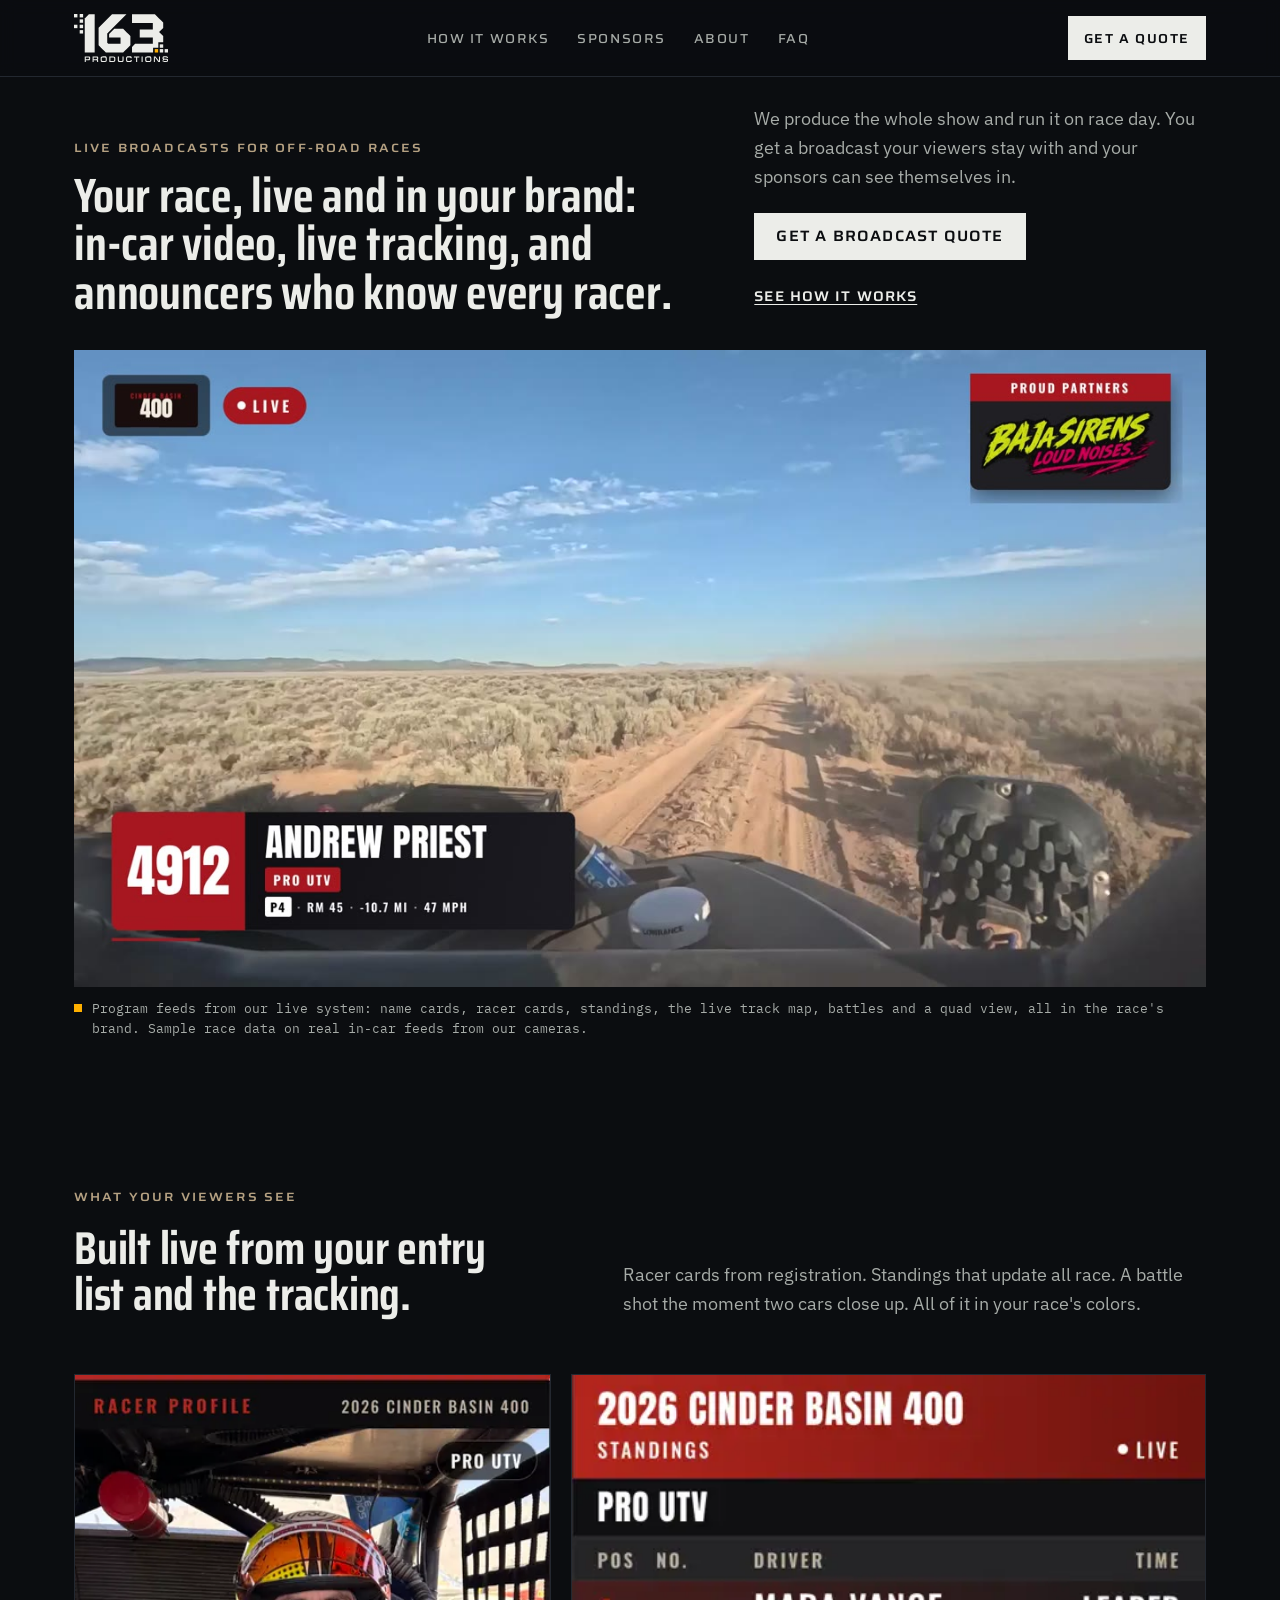
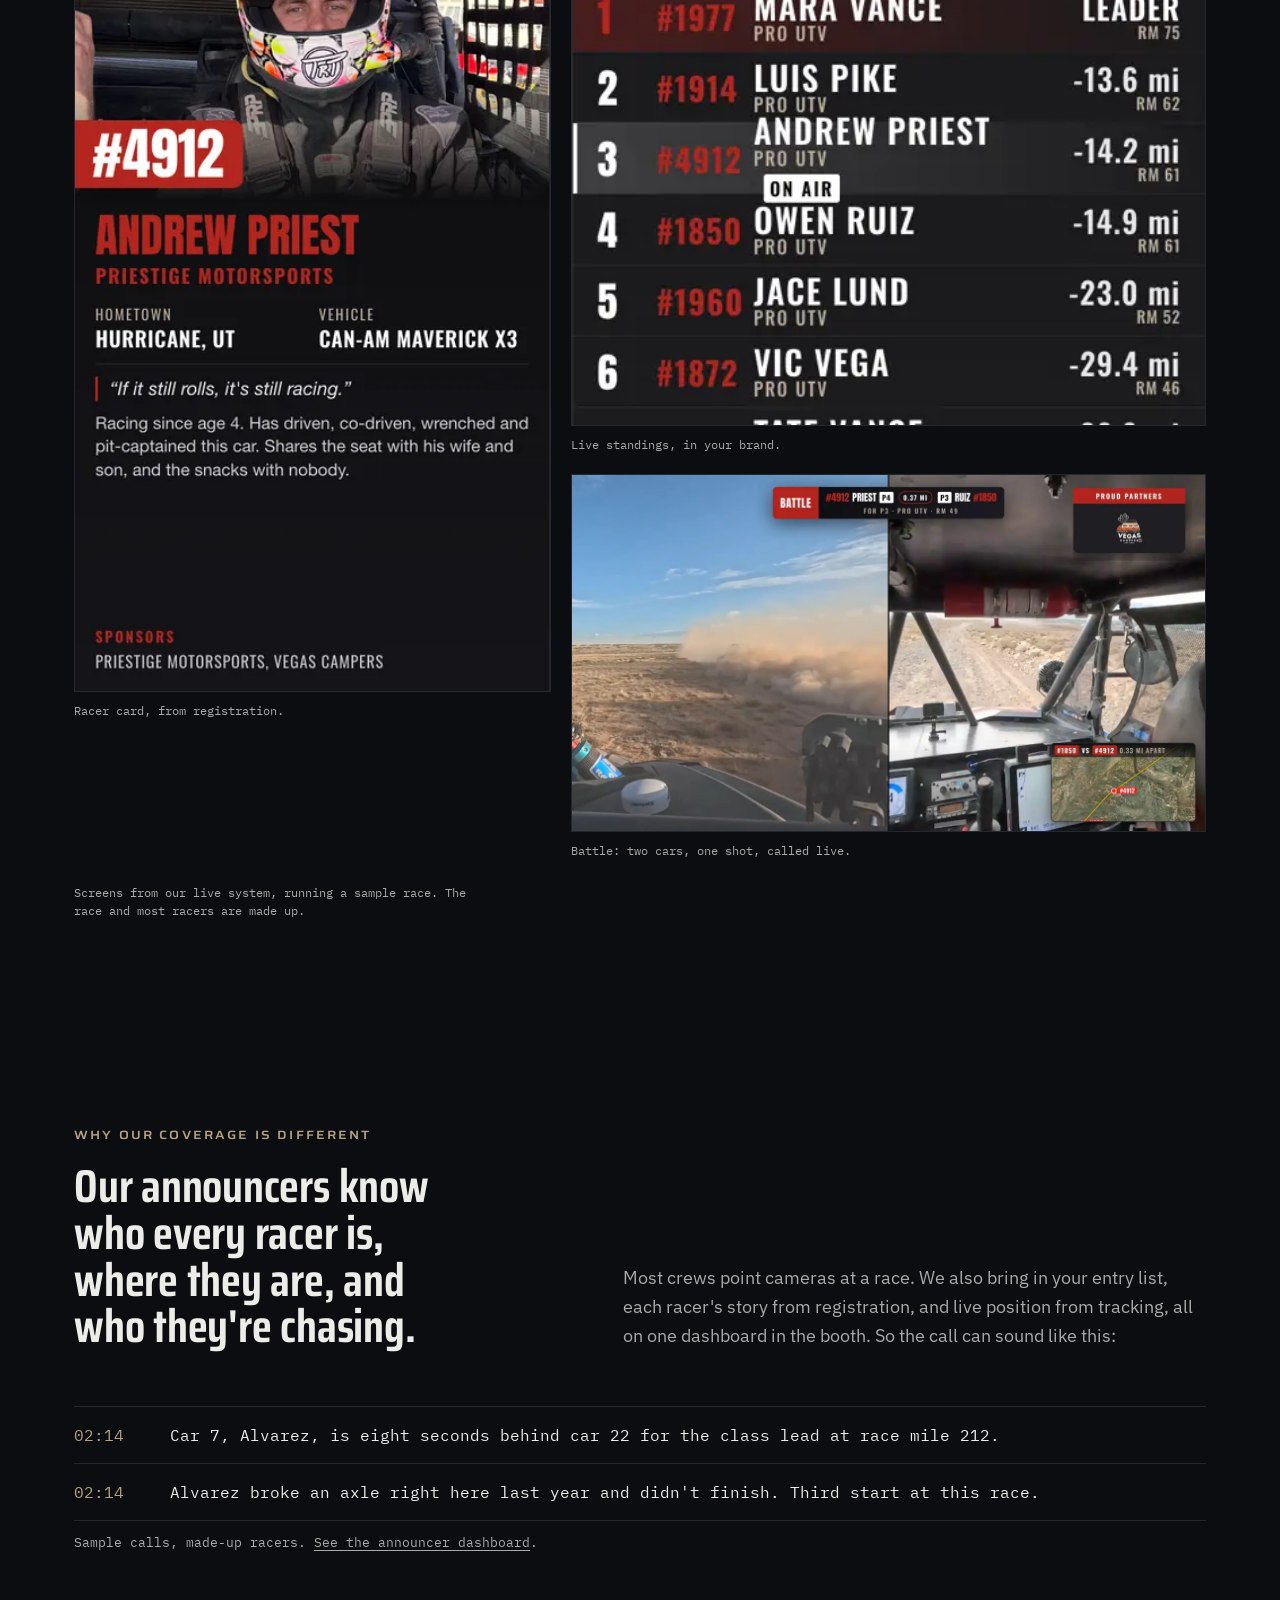
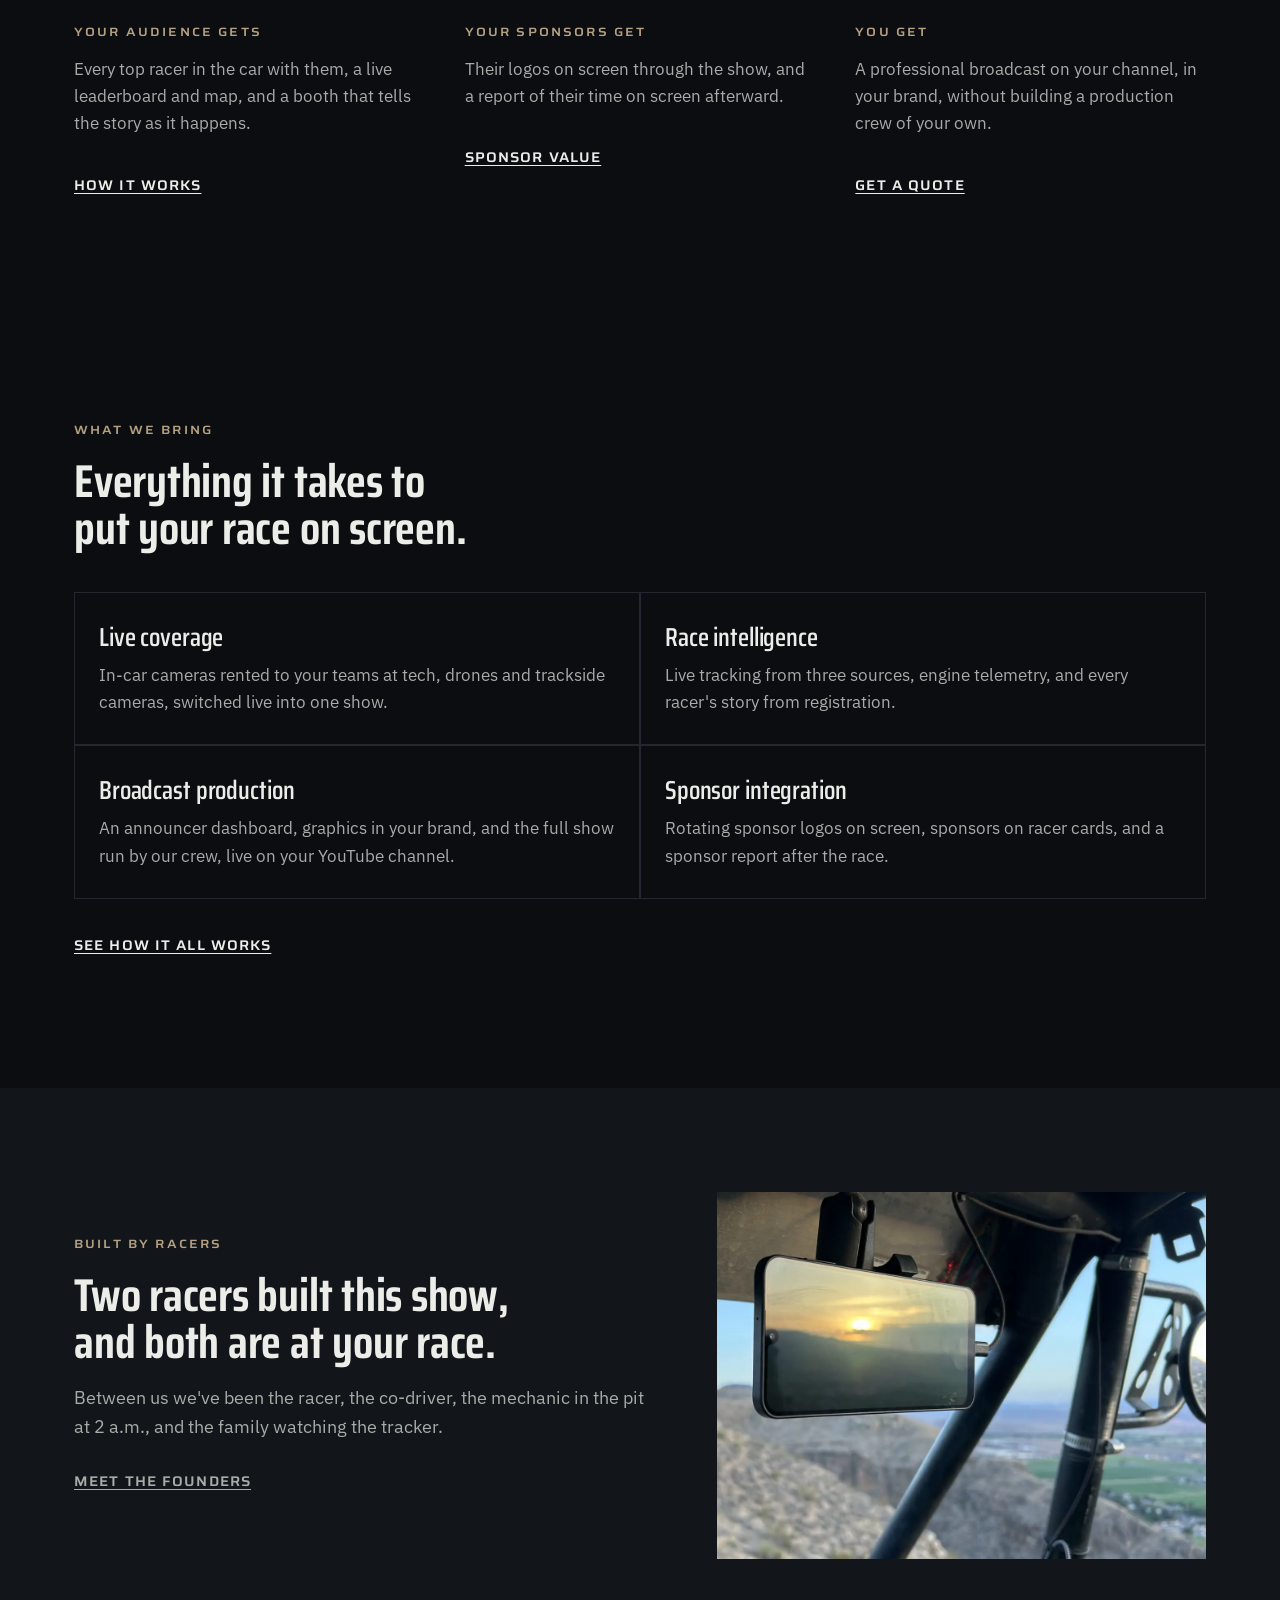
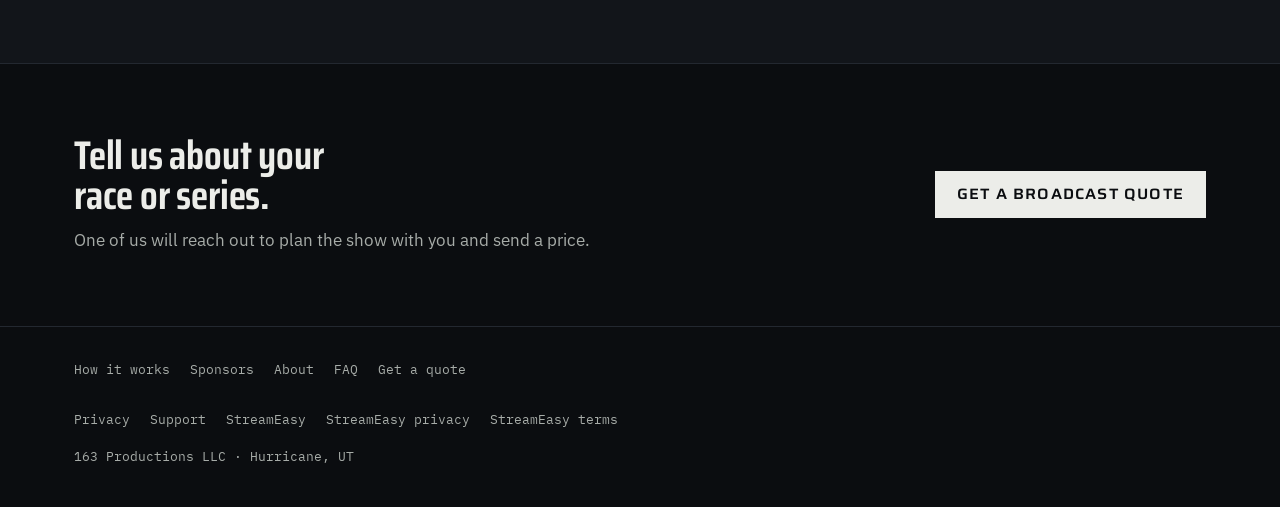
<file: index.html>
<!doctype html>
<html lang="en">
<head>
<meta charset="utf-8">
<meta name="viewport" content="width=device-width, initial-scale=1, viewport-fit=cover">
<title>163 Productions | Live off-road race broadcasts</title>
<meta name="description" content="163 Productions produces live broadcasts of off-road races in the race's brand: in-car video, live tracking, announcers who know every racer, and sponsor exposure.">
<link rel="canonical" href="https://163productions.com/">
<meta property="og:type" content="website">
<meta property="og:url" content="https://163productions.com/">
<meta property="og:site_name" content="163 Productions">
<meta property="og:title" content="163 Productions | Live off-road race broadcasts">
<meta property="og:description" content="163 Productions produces live broadcasts of off-road races in the race's brand: in-car video, live tracking, announcers who know every racer, and sponsor exposure.">
<meta property="og:image" content="https://163productions.com/assets/og-card.jpg">
<meta property="og:image:width" content="1200">
<meta property="og:image:height" content="630">
<meta property="og:image:alt" content="163 Productions: your race, live, in your brand. A live quad view of in-car feeds with a racer card, class standings and a sponsor logo.">
<meta name="twitter:card" content="summary_large_image">
<link rel="icon" href="/favicon-32.png" type="image/png" sizes="32x32">
<link rel="icon" href="/favicon-96.png" type="image/png" sizes="96x96">
<link rel="icon" href="/favicon-180.png" type="image/png" sizes="180x180">
<link rel="shortcut icon" href="/favicon.ico">
<link rel="apple-touch-icon" href="/apple-touch-icon.png">
<link rel="manifest" href="/site.webmanifest">
<script>(function(){var m={"#proof":"how-it-works","#sponsors":"sponsors","#package":"how-it-works#capabilities","#how":"how-it-works","#founders":"about","#faq":"faq","#contact":"quote","#booth":"how-it-works#booth","#brand":"how-it-works#brand","#trc":"how-it-works#cameras"};var t=m[location.hash];if(t)location.replace(t);})();</script>
<script type="application/ld+json">{"@context":"https://schema.org","@type":"Organization","name":"163 Productions","url":"https://163productions.com/","logo":"https://163productions.com/assets/163-productions-1600.png","email":"support@163productions.com","address":{"@type":"PostalAddress","addressLocality":"Hurricane","addressRegion":"UT","addressCountry":"US"}}</script>
<link rel="preconnect" href="https://fonts.googleapis.com">
<link rel="preconnect" href="https://fonts.gstatic.com" crossorigin>
<link rel="stylesheet" href="https://fonts.googleapis.com/css2?family=Saira:wdth,wght@50..125,300..900&family=IBM+Plex+Sans:ital,wght@0,400;0,500;0,600;1,400&family=IBM+Plex+Mono:wght@400;500&display=swap">
<link rel="stylesheet" href="assets/site.css">
</head>
<body class="p-index">
<header class="top">
  <div class="wrap">
    <a class="brand" href="./" aria-label="163 Productions"><svg viewBox="0 0 815.66 416.12" aria-hidden="true"><rect x="49.34" width="29.61" height="29.61" fill="currentColor"/><rect width="29.61" height="29.61" fill="currentColor"/><rect y="93.16" width="29.61" height="29.61" fill="currentColor"/><rect x="49.34" y="93.16" width="29.61" height="29.61" fill="currentColor"/><rect x="49.34" y="46.58" width="29.61" height="29.61" fill="currentColor"/><rect x="49.34" y="139.74" width="29.61" height="29.61" fill="currentColor"/><rect x="699.98" y="304.36" width="29.61" height="29.61" style="fill:var(--amber)"/><rect x="743.75" y="304.36" width="29.61" height="29.61" fill="currentColor"/><rect x="743.75" y="263.15" width="29.61" height="29.61" fill="currentColor"/><path d="M93.12,333.94h86.06V1.95h-50.06l-36,36v295.99Z" fill="currentColor"/><path d="M731.08,291.72v-46.95h42.28v-53.07l-35.86-35.18,35.86-35.18v-47.37c-28.12-28.12-43.89-43.89-72.01-72.01h-198.32v76.19h180.39v55.27h-113.48v69.88h113.48v55.27h-153.39l-27,27v48.4h182.71v-42.25h45.34Z" fill="currentColor"/><rect x="786.06" y="304.36" width="29.61" height="29.61" fill="currentColor"/><path d="M426.19,127.34h-76.6l-45.16,45.4v30.66h98.93v54.48h-105.94c-3.37-3.39-6.44-6.48-9.35-9.4v-79.78L454.82,1.95h-125.05l-116.39,116.39v152.6c24.47,24.6,38.19,38.4,62.67,63h150.15c24.47-24.6,38.19-38.4,62.67-63v-80.6c-24.47-24.6-38.19-38.4-62.67-63Z" fill="currentColor"/><path d="M93.12,367.59h31.35c5.17,0,7.34.22,9.21.94,4.99,1.8,6.74,5.83,6.74,15.48,0,7.34-.96,11.38-3.43,13.9-2.11,2.23-5.17,3.02-11.43,3.02h-23.23v14.69h-9.21v-48.03ZM122.97,392c6.44,0,8.12-1.51,8.12-7.42,0-6.48-1.5-8.06-7.7-8.06h-21.06v15.48h20.64Z" fill="currentColor"/><path d="M161.05,367.59h34c7.04,0,10.23,1.01,12.4,3.82,1.75,2.3,2.59,6.05,2.59,11.52s-.54,8.21-1.74,10.01c-1.2,1.8-2.65,2.67-5.05,3.17,5.05.5,6.2,2.38,6.14,10.01v9.5h-9.33v-7.2c-.12-6.55-1.38-7.85-7.46-7.78h-22.32v14.98h-9.21v-48.03ZM192.28,391.78c6.74,0,8.42-1.44,8.42-7.2,0-6.62-1.38-7.99-8.24-7.99h-22.2v15.19h22.02Z" fill="currentColor"/><path d="M281.39,371.83c1.68,2.23,2.59,5.33,2.95,10.15.18,2.23.24,4.82.24,10.15,0,12.03-.96,16.63-4.03,19.87-2.23,2.3-5.24,3.46-10.29,3.82-1.93.14-9.21.29-14.8.29-12.28,0-15.58-.43-19.01-2.66-2.65-1.73-4.39-5.04-4.93-9.79-.36-3.17-.48-5.76-.48-13.61,0-11.23.9-15.7,3.79-18.72,2.17-2.3,4.99-3.38,10.17-3.89,2.05-.22,8.06-.36,15.4-.36,14.2,0,17.99.86,21,4.75ZM240.47,391.64c0,9.36.6,12.39,2.83,13.75,2.23,1.44,4.15,1.66,15.64,1.66,10.35,0,12.94-.5,14.56-2.66,1.38-1.8,1.81-4.9,1.81-13.03,0-15.05-.12-15.19-17.45-15.19s-17.39.22-17.39,15.48Z" fill="currentColor"/><path d="M306.35,367.59h33.34c7.64,0,12.58,1.73,15.28,5.26,2.47,3.31,3.43,8.71,3.43,19.3s-1.14,15.99-4.21,19.37c-2.53,2.81-6.8,4.1-13.54,4.1h-34.3v-48.03ZM338.6,406.83c3.25,0,5.48-.5,7.1-1.58,2.35-1.51,3.31-5.18,3.31-12.6,0-13.32-1.75-15.99-10.41-15.99h-22.99v30.17h22.99Z" fill="currentColor"/><path d="M429.82,367.59v30.24c0,9.15-1.2,12.89-5.05,15.48-3.43,2.38-6.86,2.81-21.06,2.81s-18.11-1.01-21.06-4.97c-2.05-2.81-2.65-6.12-2.65-14.98v-28.59h9.27v25.13q0,6.41.3,8.42c.66,5.11,3.01,6.05,15.04,6.05,5.42,0,10.41-.29,11.79-.72,2.35-.72,3.61-2.45,3.97-5.47q.12-.86.18-7.56v-25.85h9.27Z" fill="currentColor"/><path d="M501.11,398.33v.79c0,6.84-.6,10.22-2.29,12.38-2.77,3.67-6.56,4.54-19.62,4.54-16.01,0-18.95-.36-22.5-2.66-2.29-1.51-3.79-4.1-4.57-7.78-.54-2.45-.84-8.07-.84-14.83,0-13.39,1.14-17.93,5.36-20.74,3.43-2.3,7.58-2.88,20.28-2.88,13.9,0,18.53.94,21.06,4.32,1.75,2.23,2.65,6.41,2.65,12.24h-8.85c0-6.98-1.2-7.63-14.44-7.63-9.39,0-12.09.29-14.02,1.51-2.29,1.44-2.77,4.1-2.77,14.47,0,13.97.96,15.05,13.48,15.05l12.28-.29c4.33-.5,5.84-2.45,5.84-7.42v-1.08h8.97Z" fill="currentColor"/><path d="M538.41,376.59h-18.89v-9h46.99v9h-18.83v39.03h-9.27v-39.03Z" fill="currentColor"/><path d="M586,367.59h9.27v48.03h-9.27v-48.03Z" fill="currentColor"/><path d="M667.47,371.83c1.69,2.23,2.59,5.33,2.95,10.15.18,2.23.24,4.82.24,10.15,0,12.03-.96,16.63-4.03,19.87-2.23,2.3-5.24,3.46-10.29,3.82-1.93.14-9.21.29-14.8.29-12.28,0-15.58-.43-19.01-2.66-2.65-1.73-4.39-5.04-4.93-9.79-.36-3.17-.48-5.76-.48-13.61,0-11.23.9-15.7,3.79-18.72,2.17-2.3,4.99-3.38,10.17-3.89,2.05-.22,8.06-.36,15.4-.36,14.2,0,17.99.86,21,4.75ZM626.56,391.64c0,9.36.6,12.39,2.83,13.75,2.23,1.44,4.15,1.66,15.64,1.66,10.35,0,12.94-.5,14.56-2.66,1.38-1.8,1.81-4.9,1.81-13.03,0-15.05-.12-15.19-17.45-15.19s-17.39.22-17.39,15.48Z" fill="currentColor"/><path d="M692.44,367.59h14.38l30.15,39.96-.18-39.96h8.85v48.03h-14.44l-29.97-39.75.18,39.75h-8.97v-48.03Z" fill="currentColor"/><path d="M776.49,400.42v.5c0,3.1.48,4.75,1.62,5.54,1.44,1.01,4.57,1.44,10.47,1.44,4.99,0,8.12-.22,12.46-.86,2.29-.36,3.43-.86,4.15-1.87.78-1.15,1.2-2.59,1.2-4.1,0-2.81-1.02-4.18-3.79-4.9-1.68-.43-1.74-.43-12.7-.5h-5.78c-8.48-.07-11.79-.86-14.02-3.31-1.93-2.02-2.83-5.04-2.83-9.29,0-5.33,1.08-9.72,3.01-11.74,2.71-3.02,8.85-4.18,22.08-4.18,8.06,0,12.4.36,15.16,1.37,4.99,1.73,6.74,4.97,6.74,12.39v.94h-9.03c-.06-2.81-.66-4.25-1.93-4.97-1.69-.94-5.54-1.51-9.99-1.51-7.58,0-12.88.58-14.68,1.66-1.44.79-2.17,2.45-2.17,4.68,0,2.09.54,3.46,1.69,4.25,1.38.94,3.67,1.22,9.99,1.22h6.8c12.03,0,15.71.79,18.23,4.03,1.69,2.09,2.47,5.26,2.47,10.01,0,5.04-.9,8.5-2.89,10.8-2.65,3.02-7.82,4.03-21.36,4.03-14.44,0-18.95-.79-21.48-3.67-1.81-2.09-2.59-4.97-2.59-9.5,0-.43,0-1.51.06-2.45h9.09Z" fill="currentColor"/></svg></a>
    <nav id="nav" aria-label="Main">
      <a href="how-it-works">How it works</a>
      <a href="sponsors">Sponsors</a>
      <a href="about">About</a>
      <a href="faq">FAQ</a>
    </nav>
    <div class="top-act">
      <a class="nav-cta" href="quote">Get a quote</a>
      <button class="menu-btn" type="button" aria-expanded="false" aria-controls="nav"><span class="sr">Menu</span><i aria-hidden="true"></i><i aria-hidden="true"></i><i aria-hidden="true"></i></button>
    </div>
  </div>
</header>

<main>
<!-- 1 · The finished show -->
<div class="hero">
  <div class="wrap">
    <div class="hero-top">
      <div>
        <p class="label" style="margin:0 0 16px">Live broadcasts for off-road races</p>
        <h1>Your race, live and in your brand: in-car video, live tracking, and announcers who know every racer.</h1>
      </div>
      <div class="hero-act">
        <p>We produce the whole show and run it on race day. You get a broadcast your viewers stay with and your sponsors can see themselves in.</p>
        <div class="btns"><a class="button" href="quote">Get a broadcast quote</a><a class="text-link" href="how-it-works">See how it works</a></div>
      </div>
    </div>
    <figure class="reel">
      <video autoplay muted loop playsinline preload="metadata" poster="assets/video/hero-reel.jpg" aria-label="24 seconds of program feeds from our live system over our livestream camera footage: a racer name card, a racer profile card, live class standings, the live track map with every racer's position, a two-rider battle with a follow map, and four riders on screen at once, with a rotating sponsor logo in the corner the whole time.">
        <source src="assets/video/hero-reel-480.mp4" type="video/mp4" media="(max-width: 700px)">
        <source src="assets/video/hero-reel-720.mp4" type="video/mp4">
      </video>
      <figcaption><span class="live-dot" aria-hidden="true"></span>Program feeds from our live system: name cards, racer cards, standings, the live track map, battles and a quad view, all in the race's brand. Sample race data on real in-car feeds from our cameras.</figcaption>
    </figure>
  </div>
</div>

<section class="see" aria-labelledby="see-h">
  <div class="wrap">
    <div class="head">
      <div>
        <span class="label">What your viewers see</span>
        <h2 id="see-h">Built live from your entry list and the tracking.</h2>
      </div>
      <p>Racer cards from registration. Standings that update all race. A battle shot the moment two cars close up. All of it in your race's colors.</p>
    </div>
    <div class="see-grid">
      <figure class="shot"><picture><source srcset="assets/gfx/racer-card.webp" type="image/webp"><img src="assets/gfx/racer-card.jpg" width="420" height="810" alt="A racer card from our live system: car 4912, Andrew Priest, Priestige Motorsports, Pro UTV, Hurricane, Utah, Can-Am Maverick X3, with a quote, a short bio and his sponsors." loading="lazy" decoding="async"></picture><figcaption>Racer card, from registration.</figcaption></figure>
      <figure class="shot"><picture><source srcset="assets/gfx/board-cinder.webp" type="image/webp"><img src="assets/gfx/board-cinder.jpg" width="468" height="420" alt="Live class standings from our live system, in a sample race's red brand." loading="lazy" decoding="async"></picture><figcaption>Live standings, in your brand.</figcaption></figure>
      <figure class="shot"><picture><source srcset="assets/gfx/battle.webp" type="image/webp"><img src="assets/gfx/battle.jpg" width="1280" height="720" alt="Two in-car feeds side by side under a battle banner: car 4912 closing on car 1850 for third in Pro UTV, with a follow map of both cars." loading="lazy" decoding="async"></picture><figcaption>Battle: two cars, one shot, called live.</figcaption></figure>
    </div>
    <p class="demo-note">Screens from our live system, running a sample race. The race and most racers are made up.</p>
  </div>
</section>
<!-- 3 · Why our coverage is different -->
<section id="different" aria-labelledby="diff-h">
  <div class="wrap">
    <div class="head">
      <div>
        <span class="label">Why our coverage is different</span>
        <h2 id="diff-h">Our announcers know who every racer is, where they are, and who they're chasing.</h2>
      </div>
      <p>Most crews point cameras at a race. We also bring in your entry list, each racer's story from registration, and live position from tracking, all on one dashboard in the booth. So the call can sound like this:</p>
    </div>
    <ol class="calls" aria-label="Sample calls from the booth, made-up racers">
      <li><span class="t">02:14</span><span>Car 7, Alvarez, is eight seconds behind car 22 for the class lead at race mile 212.</span></li>
      <li><span class="t">02:14</span><span>Alvarez broke an axle right here last year and didn't finish. Third start at this race.</span></li>
    </ol>
    <p class="note">Sample calls, made-up racers. <a href="how-it-works#booth">See the announcer dashboard</a>.</p>
    <div class="gets">
      <div><span class="label">Your audience gets</span><p>Every top racer in the car with them, a live leaderboard and map, and a booth that tells the story as it happens.</p><a class="text-link" href="how-it-works">How it works</a></div>
      <div><span class="label">Your sponsors get</span><p>Their logos on screen through the show, and a report of their time on screen afterward.</p><a class="text-link" href="sponsors">Sponsor value</a></div>
      <div><span class="label">You get</span><p>A professional broadcast on your channel, in your brand, without building a production crew of your own.</p><a class="text-link" href="quote">Get a quote</a></div>
    </div>
  </div>
</section>

<section id="bring" class="bring" aria-labelledby="bring-h">
  <div class="wrap">
    <span class="label">What we bring</span>
    <h2 id="bring-h">Everything it takes to put your race on screen.</h2>
    <div class="outcomes">
      <div><h3>Live coverage</h3><p>In-car cameras rented to your teams at tech, drones and trackside cameras, switched live into one show.</p></div>
      <div><h3>Race intelligence</h3><p>Live tracking from three sources, engine telemetry, and every racer's story from registration.</p></div>
      <div><h3>Broadcast production</h3><p>An announcer dashboard, graphics in your brand, and the full show run by our crew, live on your YouTube channel.</p></div>
      <div><h3>Sponsor integration</h3><p>Rotating sponsor logos on screen, sponsors on racer cards, and a sponsor report after the race.</p></div>
    </div>
    <p><a class="text-link" href="how-it-works">See how it all works</a></p>
  </div>
</section>
<section class="teaser" aria-labelledby="team-h">
  <div class="wrap teaser-grid">
    <div>
      <span class="label">Built by racers</span>
      <h2 id="team-h">Two racers built this show, and both are at your race.</h2>
      <p>Between us we've been the racer, the co-driver, the mechanic in the pit at 2 a.m., and the family watching the tracker.</p>
      <p><a class="text-link" href="about">Meet the founders</a></p>
    </div>
    <figure><picture><source srcset="assets/photos/sunset-cockpit.webp" type="image/webp"><img src="assets/photos/sunset-cockpit.jpg" width="1200" height="900" alt="Sunset over desert canyons, seen from inside a UTV, with a camera phone mounted on the cage." loading="lazy" decoding="async"></picture></figure>
  </div>
</section>

<section class="cta-band" aria-labelledby="cta-h">
  <div class="wrap">
    <div>
      <h2 id="cta-h">Tell us about your race or series.</h2>
      <p>One of us will reach out to plan the show with you and send a price.</p>
    </div>
    <a class="button" href="quote">Get a broadcast quote</a>
  </div>
</section>
</main>
<footer>
  <div class="wrap">
    <nav aria-label="Site"><a href="how-it-works">How it works</a><a href="sponsors">Sponsors</a><a href="about">About</a><a href="faq">FAQ</a><a href="quote">Get a quote</a></nav>
    <nav aria-label="Policies"><a href="website-privacy">Privacy</a><a href="support">Support</a><a href="streameasy/">StreamEasy</a><a href="privacy">StreamEasy privacy</a><a href="streameasy/terms">StreamEasy terms</a></nav>
    <span>163 Productions LLC · Hurricane, UT</span>
  </div>
</footer>

<script src="assets/site.js" defer></script>
</body>
</html>
</file>
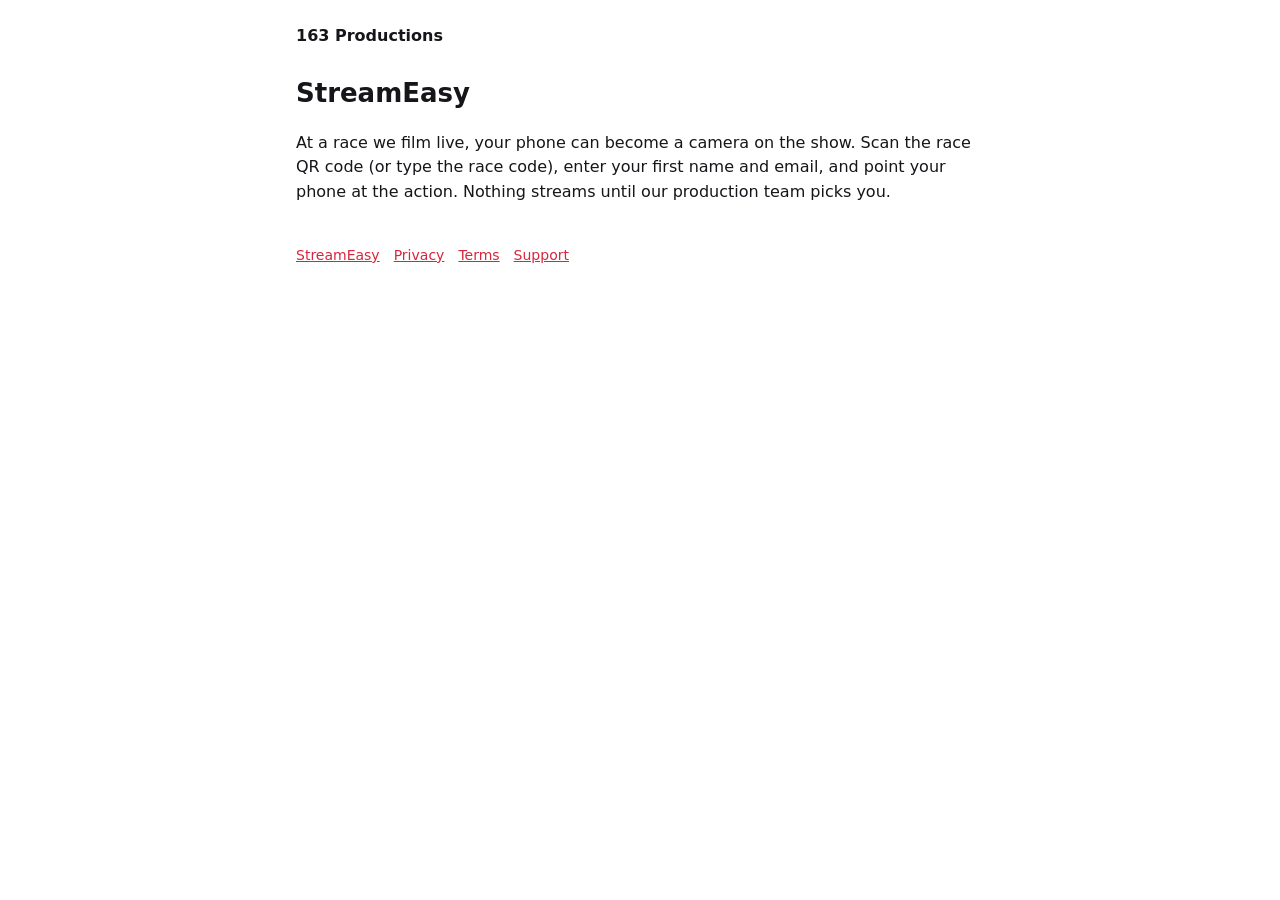
<file: streameasy/index.html>
<!doctype html><html lang="en"><head><meta charset="utf-8"><meta name="viewport" content="width=device-width, initial-scale=1">
<title>StreamEasy</title><link rel="stylesheet" href="/style.css"></head><body>
<header><a href="/">163 Productions</a></header>
<h1>StreamEasy</h1>
<p>At a race we film live, your phone can become a camera on the show. Scan the race QR code (or type the race code),
enter your first name and email, and point your phone at the action. Nothing streams until our production team picks you.</p>
<footer class="m"><a href="/streameasy/">StreamEasy</a><a href="/privacy">Privacy</a><a href="/streameasy/terms">Terms</a><a href="/support">Support</a></footer>
</body></html>
</file>
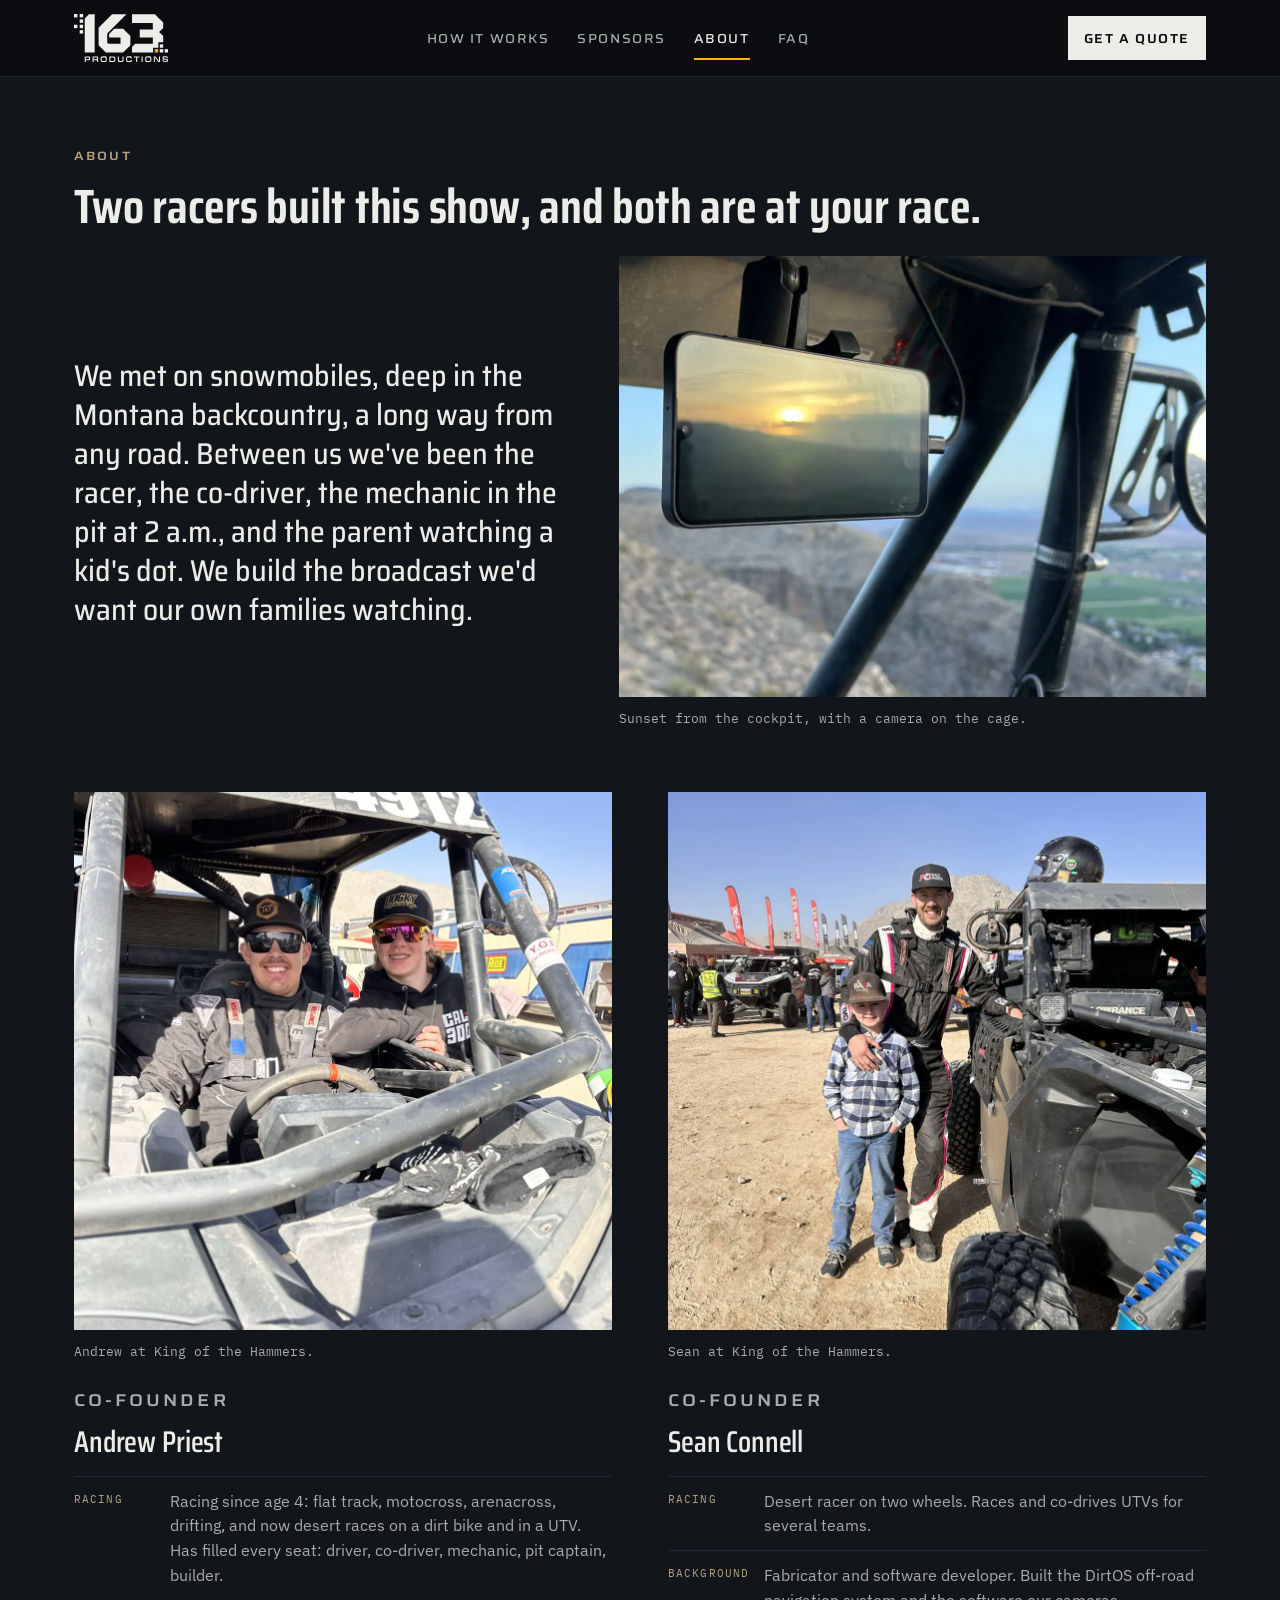
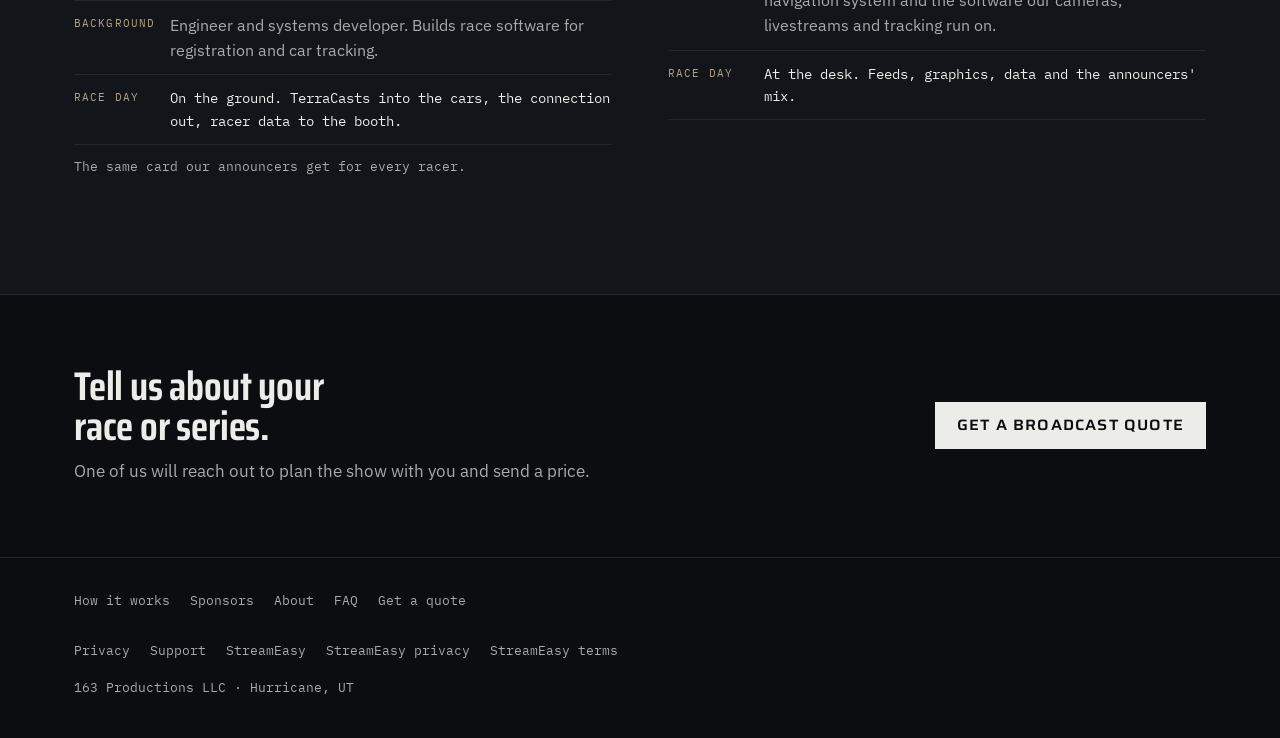
<file: about.html>
<!doctype html>
<html lang="en">
<head>
<meta charset="utf-8">
<meta name="viewport" content="width=device-width, initial-scale=1, viewport-fit=cover">
<title>About | 163 Productions</title>
<meta name="description" content="163 Productions is two racers, Andrew Priest and Sean Connell, who build and run live off-road race broadcasts.">
<link rel="canonical" href="https://163productions.com/about">
<meta property="og:type" content="website">
<meta property="og:url" content="https://163productions.com/about">
<meta property="og:site_name" content="163 Productions">
<meta property="og:title" content="About | 163 Productions">
<meta property="og:description" content="163 Productions is two racers, Andrew Priest and Sean Connell, who build and run live off-road race broadcasts.">
<meta property="og:image" content="https://163productions.com/assets/og-card.jpg">
<meta property="og:image:width" content="1200">
<meta property="og:image:height" content="630">
<meta property="og:image:alt" content="163 Productions: your race, live, in your brand. A live quad view of in-car feeds with a racer card, class standings and a sponsor logo.">
<meta name="twitter:card" content="summary_large_image">
<link rel="icon" href="/favicon-32.png" type="image/png" sizes="32x32">
<link rel="icon" href="/favicon-96.png" type="image/png" sizes="96x96">
<link rel="icon" href="/favicon-180.png" type="image/png" sizes="180x180">
<link rel="shortcut icon" href="/favicon.ico">
<link rel="apple-touch-icon" href="/apple-touch-icon.png">
<link rel="manifest" href="/site.webmanifest">
<link rel="preconnect" href="https://fonts.googleapis.com">
<link rel="preconnect" href="https://fonts.gstatic.com" crossorigin>
<link rel="stylesheet" href="https://fonts.googleapis.com/css2?family=Saira:wdth,wght@50..125,300..900&family=IBM+Plex+Sans:ital,wght@0,400;0,500;0,600;1,400&family=IBM+Plex+Mono:wght@400;500&display=swap">
<link rel="stylesheet" href="assets/site.css">
</head>
<body class="p-about">
<header class="top">
  <div class="wrap">
    <a class="brand" href="./" aria-label="163 Productions"><svg viewBox="0 0 815.66 416.12" aria-hidden="true"><rect x="49.34" width="29.61" height="29.61" fill="currentColor"/><rect width="29.61" height="29.61" fill="currentColor"/><rect y="93.16" width="29.61" height="29.61" fill="currentColor"/><rect x="49.34" y="93.16" width="29.61" height="29.61" fill="currentColor"/><rect x="49.34" y="46.58" width="29.61" height="29.61" fill="currentColor"/><rect x="49.34" y="139.74" width="29.61" height="29.61" fill="currentColor"/><rect x="699.98" y="304.36" width="29.61" height="29.61" style="fill:var(--amber)"/><rect x="743.75" y="304.36" width="29.61" height="29.61" fill="currentColor"/><rect x="743.75" y="263.15" width="29.61" height="29.61" fill="currentColor"/><path d="M93.12,333.94h86.06V1.95h-50.06l-36,36v295.99Z" fill="currentColor"/><path d="M731.08,291.72v-46.95h42.28v-53.07l-35.86-35.18,35.86-35.18v-47.37c-28.12-28.12-43.89-43.89-72.01-72.01h-198.32v76.19h180.39v55.27h-113.48v69.88h113.48v55.27h-153.39l-27,27v48.4h182.71v-42.25h45.34Z" fill="currentColor"/><rect x="786.06" y="304.36" width="29.61" height="29.61" fill="currentColor"/><path d="M426.19,127.34h-76.6l-45.16,45.4v30.66h98.93v54.48h-105.94c-3.37-3.39-6.44-6.48-9.35-9.4v-79.78L454.82,1.95h-125.05l-116.39,116.39v152.6c24.47,24.6,38.19,38.4,62.67,63h150.15c24.47-24.6,38.19-38.4,62.67-63v-80.6c-24.47-24.6-38.19-38.4-62.67-63Z" fill="currentColor"/><path d="M93.12,367.59h31.35c5.17,0,7.34.22,9.21.94,4.99,1.8,6.74,5.83,6.74,15.48,0,7.34-.96,11.38-3.43,13.9-2.11,2.23-5.17,3.02-11.43,3.02h-23.23v14.69h-9.21v-48.03ZM122.97,392c6.44,0,8.12-1.51,8.12-7.42,0-6.48-1.5-8.06-7.7-8.06h-21.06v15.48h20.64Z" fill="currentColor"/><path d="M161.05,367.59h34c7.04,0,10.23,1.01,12.4,3.82,1.75,2.3,2.59,6.05,2.59,11.52s-.54,8.21-1.74,10.01c-1.2,1.8-2.65,2.67-5.05,3.17,5.05.5,6.2,2.38,6.14,10.01v9.5h-9.33v-7.2c-.12-6.55-1.38-7.85-7.46-7.78h-22.32v14.98h-9.21v-48.03ZM192.28,391.78c6.74,0,8.42-1.44,8.42-7.2,0-6.62-1.38-7.99-8.24-7.99h-22.2v15.19h22.02Z" fill="currentColor"/><path d="M281.39,371.83c1.68,2.23,2.59,5.33,2.95,10.15.18,2.23.24,4.82.24,10.15,0,12.03-.96,16.63-4.03,19.87-2.23,2.3-5.24,3.46-10.29,3.82-1.93.14-9.21.29-14.8.29-12.28,0-15.58-.43-19.01-2.66-2.65-1.73-4.39-5.04-4.93-9.79-.36-3.17-.48-5.76-.48-13.61,0-11.23.9-15.7,3.79-18.72,2.17-2.3,4.99-3.38,10.17-3.89,2.05-.22,8.06-.36,15.4-.36,14.2,0,17.99.86,21,4.75ZM240.47,391.64c0,9.36.6,12.39,2.83,13.75,2.23,1.44,4.15,1.66,15.64,1.66,10.35,0,12.94-.5,14.56-2.66,1.38-1.8,1.81-4.9,1.81-13.03,0-15.05-.12-15.19-17.45-15.19s-17.39.22-17.39,15.48Z" fill="currentColor"/><path d="M306.35,367.59h33.34c7.64,0,12.58,1.73,15.28,5.26,2.47,3.31,3.43,8.71,3.43,19.3s-1.14,15.99-4.21,19.37c-2.53,2.81-6.8,4.1-13.54,4.1h-34.3v-48.03ZM338.6,406.83c3.25,0,5.48-.5,7.1-1.58,2.35-1.51,3.31-5.18,3.31-12.6,0-13.32-1.75-15.99-10.41-15.99h-22.99v30.17h22.99Z" fill="currentColor"/><path d="M429.82,367.59v30.24c0,9.15-1.2,12.89-5.05,15.48-3.43,2.38-6.86,2.81-21.06,2.81s-18.11-1.01-21.06-4.97c-2.05-2.81-2.65-6.12-2.65-14.98v-28.59h9.27v25.13q0,6.41.3,8.42c.66,5.11,3.01,6.05,15.04,6.05,5.42,0,10.41-.29,11.79-.72,2.35-.72,3.61-2.45,3.97-5.47q.12-.86.18-7.56v-25.85h9.27Z" fill="currentColor"/><path d="M501.11,398.33v.79c0,6.84-.6,10.22-2.29,12.38-2.77,3.67-6.56,4.54-19.62,4.54-16.01,0-18.95-.36-22.5-2.66-2.29-1.51-3.79-4.1-4.57-7.78-.54-2.45-.84-8.07-.84-14.83,0-13.39,1.14-17.93,5.36-20.74,3.43-2.3,7.58-2.88,20.28-2.88,13.9,0,18.53.94,21.06,4.32,1.75,2.23,2.65,6.41,2.65,12.24h-8.85c0-6.98-1.2-7.63-14.44-7.63-9.39,0-12.09.29-14.02,1.51-2.29,1.44-2.77,4.1-2.77,14.47,0,13.97.96,15.05,13.48,15.05l12.28-.29c4.33-.5,5.84-2.45,5.84-7.42v-1.08h8.97Z" fill="currentColor"/><path d="M538.41,376.59h-18.89v-9h46.99v9h-18.83v39.03h-9.27v-39.03Z" fill="currentColor"/><path d="M586,367.59h9.27v48.03h-9.27v-48.03Z" fill="currentColor"/><path d="M667.47,371.83c1.69,2.23,2.59,5.33,2.95,10.15.18,2.23.24,4.82.24,10.15,0,12.03-.96,16.63-4.03,19.87-2.23,2.3-5.24,3.46-10.29,3.82-1.93.14-9.21.29-14.8.29-12.28,0-15.58-.43-19.01-2.66-2.65-1.73-4.39-5.04-4.93-9.79-.36-3.17-.48-5.76-.48-13.61,0-11.23.9-15.7,3.79-18.72,2.17-2.3,4.99-3.38,10.17-3.89,2.05-.22,8.06-.36,15.4-.36,14.2,0,17.99.86,21,4.75ZM626.56,391.64c0,9.36.6,12.39,2.83,13.75,2.23,1.44,4.15,1.66,15.64,1.66,10.35,0,12.94-.5,14.56-2.66,1.38-1.8,1.81-4.9,1.81-13.03,0-15.05-.12-15.19-17.45-15.19s-17.39.22-17.39,15.48Z" fill="currentColor"/><path d="M692.44,367.59h14.38l30.15,39.96-.18-39.96h8.85v48.03h-14.44l-29.97-39.75.18,39.75h-8.97v-48.03Z" fill="currentColor"/><path d="M776.49,400.42v.5c0,3.1.48,4.75,1.62,5.54,1.44,1.01,4.57,1.44,10.47,1.44,4.99,0,8.12-.22,12.46-.86,2.29-.36,3.43-.86,4.15-1.87.78-1.15,1.2-2.59,1.2-4.1,0-2.81-1.02-4.18-3.79-4.9-1.68-.43-1.74-.43-12.7-.5h-5.78c-8.48-.07-11.79-.86-14.02-3.31-1.93-2.02-2.83-5.04-2.83-9.29,0-5.33,1.08-9.72,3.01-11.74,2.71-3.02,8.85-4.18,22.08-4.18,8.06,0,12.4.36,15.16,1.37,4.99,1.73,6.74,4.97,6.74,12.39v.94h-9.03c-.06-2.81-.66-4.25-1.93-4.97-1.69-.94-5.54-1.51-9.99-1.51-7.58,0-12.88.58-14.68,1.66-1.44.79-2.17,2.45-2.17,4.68,0,2.09.54,3.46,1.69,4.25,1.38.94,3.67,1.22,9.99,1.22h6.8c12.03,0,15.71.79,18.23,4.03,1.69,2.09,2.47,5.26,2.47,10.01,0,5.04-.9,8.5-2.89,10.8-2.65,3.02-7.82,4.03-21.36,4.03-14.44,0-18.95-.79-21.48-3.67-1.81-2.09-2.59-4.97-2.59-9.5,0-.43,0-1.51.06-2.45h9.09Z" fill="currentColor"/></svg></a>
    <nav id="nav" aria-label="Main">
      <a href="how-it-works">How it works</a>
      <a href="sponsors">Sponsors</a>
      <a href="about" aria-current="page">About</a>
      <a href="faq">FAQ</a>
    </nav>
    <div class="top-act">
      <a class="nav-cta" href="quote">Get a quote</a>
      <button class="menu-btn" type="button" aria-expanded="false" aria-controls="nav"><span class="sr">Menu</span><i aria-hidden="true"></i><i aria-hidden="true"></i><i aria-hidden="true"></i></button>
    </div>
  </div>
</header>

<main>
<!-- 7 · Founders -->
<section id="founders" class="founders page-top" style="background:var(--night-2)" aria-labelledby="f-h">
  <div class="wrap">
    <span class="label" style="display:block;margin-bottom:20px">About</span>
    <h1 id="f-h" style="margin-bottom:24px">Two racers built this show, and both are at your race.</h1>
    <div class="f-top">
      <p class="intro">We met on snowmobiles, deep in the Montana backcountry, a long way from any road. Between us we've been the racer, the co-driver, the mechanic in the pit at 2 a.m., and the parent watching a kid's dot. We build the broadcast we'd want our own families watching.</p>
      <figure>
        <picture><source srcset="assets/photos/sunset-cockpit.webp" type="image/webp"><img src="assets/photos/sunset-cockpit.jpg" width="1200" height="900" alt="Sunset over desert canyons, seen from inside a UTV, with a camera phone mounted on the cage." loading="lazy" decoding="async"></picture>
        <figcaption>Sunset from the cockpit, with a camera on the cage.</figcaption>
      </figure>
    </div>
    <div class="crew">
      <div>
        <figure class="mug">
          <picture><source srcset="assets/photos/andrew-4912.webp" type="image/webp"><img src="assets/photos/andrew-4912.jpg" width="1080" height="1440" alt="Andrew Priest at the wheel of UTV 4912 at King of the Hammers." loading="lazy" decoding="async"></picture>
          <figcaption>Andrew at King of the Hammers.</figcaption>
        </figure>
        <p class="label">Co-founder</p>
        <h3>Andrew Priest</h3>
        <dl class="fcard">
          <dt>Racing</dt><dd>Racing since age 4: flat track, motocross, arenacross, drifting, and now desert races on a dirt bike and in a UTV. Has filled every seat: driver, co-driver, mechanic, pit captain, builder.</dd>
          <dt>Background</dt><dd>Engineer and systems developer. Builds race software for registration and car tracking.</dd>
          <dt>Race day</dt><dd class="rd">On the ground. TerraCasts into the cars, the connection out, racer data to the booth.</dd>
        </dl>
      </div>
      <div>
        <figure class="mug">
          <picture><source srcset="assets/photos/sean-pits.webp" type="image/webp"><img src="assets/photos/sean-pits.jpg" width="1080" height="1440" alt="Sean Connell in a race suit beside a UTV at King of the Hammers." loading="lazy" decoding="async"></picture>
          <figcaption>Sean at King of the Hammers.</figcaption>
        </figure>
        <p class="label">Co-founder</p>
        <h3>Sean Connell</h3>
        <dl class="fcard">
          <dt>Racing</dt><dd>Desert racer on two wheels. Races and co-drives UTVs for several teams.</dd>
          <dt>Background</dt><dd>Fabricator and software developer. Built the DirtOS off-road navigation system and the software our cameras, livestreams and tracking run on.</dd>
          <dt>Race day</dt><dd class="rd">At the desk. Feeds, graphics, data and the announcers' mix.</dd>
        </dl>
      </div>
    </div>
    <p class="note">The same card our announcers get for every racer.</p>
  </div>
</section>


<section class="cta-band" aria-labelledby="cta-h">
  <div class="wrap">
    <div>
      <h2 id="cta-h">Tell us about your race or series.</h2>
      <p>One of us will reach out to plan the show with you and send a price.</p>
    </div>
    <a class="button" href="quote">Get a broadcast quote</a>
  </div>
</section>
</main>
<footer>
  <div class="wrap">
    <nav aria-label="Site"><a href="how-it-works">How it works</a><a href="sponsors">Sponsors</a><a href="about">About</a><a href="faq">FAQ</a><a href="quote">Get a quote</a></nav>
    <nav aria-label="Policies"><a href="website-privacy">Privacy</a><a href="support">Support</a><a href="streameasy/">StreamEasy</a><a href="privacy">StreamEasy privacy</a><a href="streameasy/terms">StreamEasy terms</a></nav>
    <span>163 Productions LLC · Hurricane, UT</span>
  </div>
</footer>

<script src="assets/site.js" defer></script>
</body>
</html>
</file>
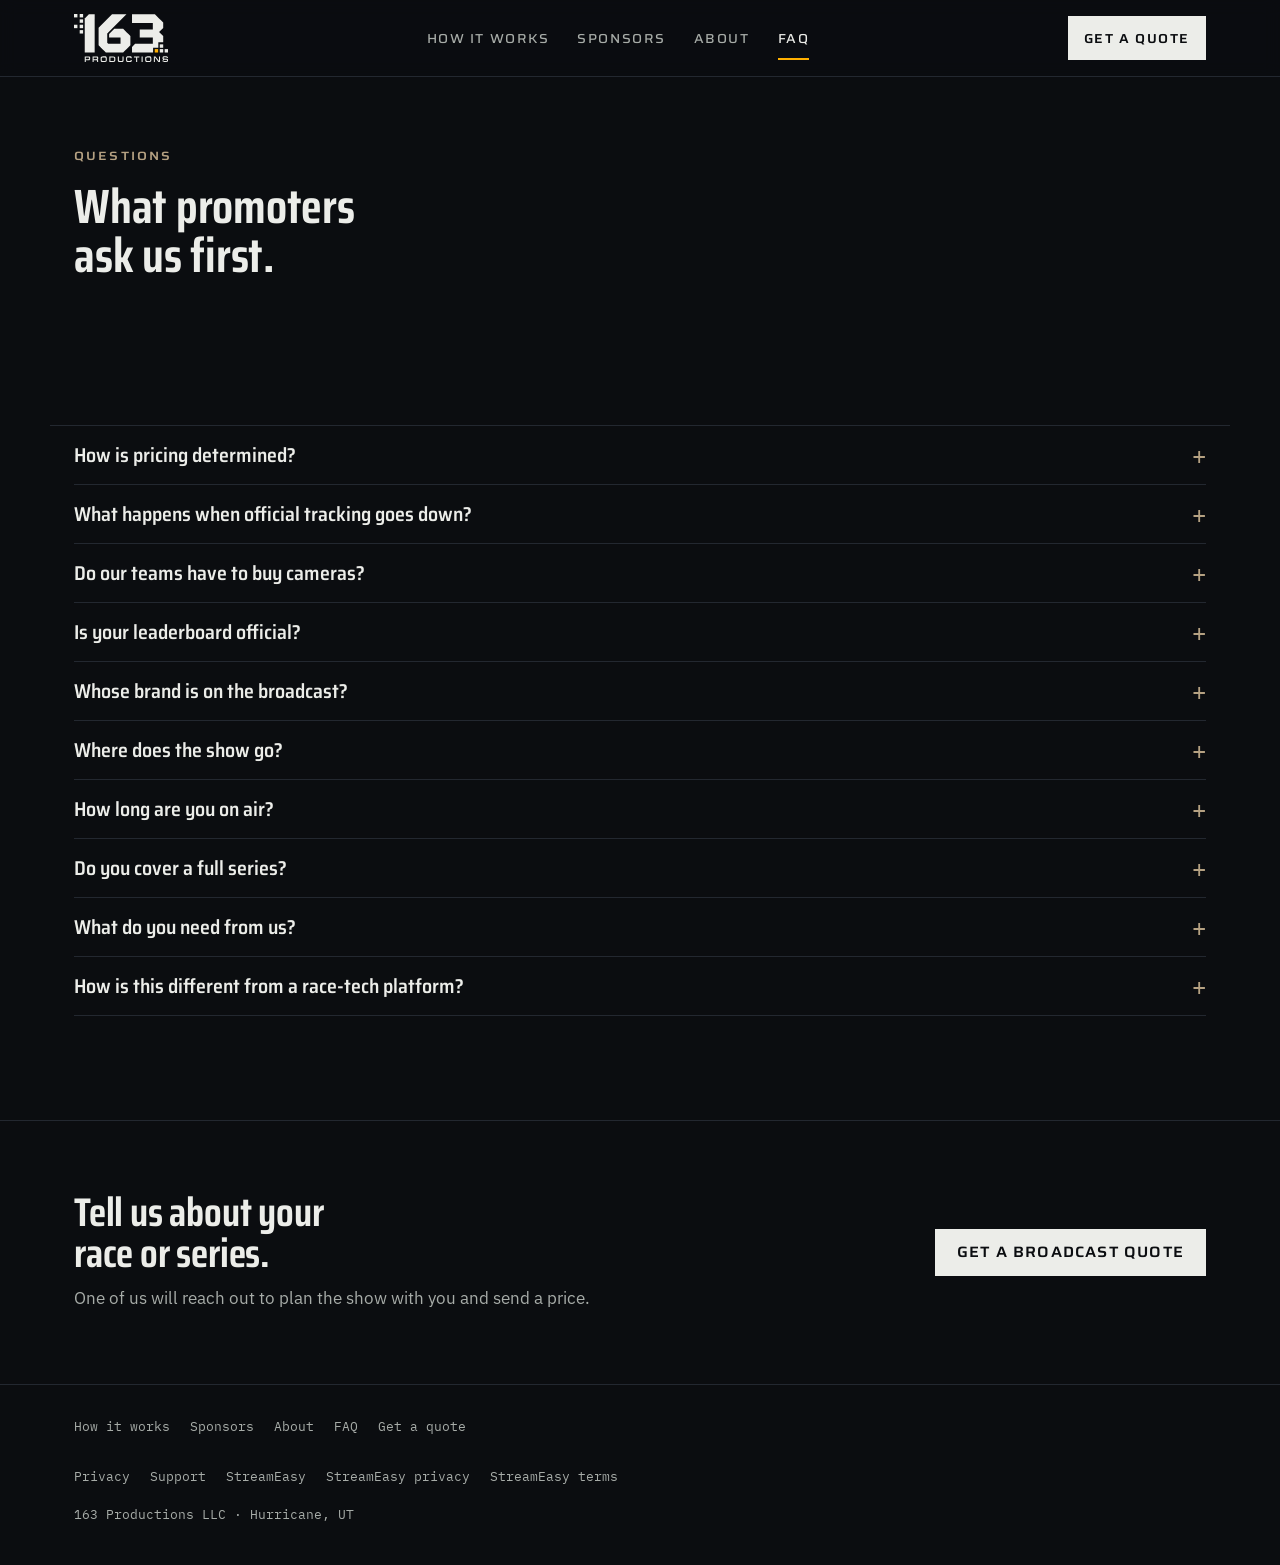
<file: faq.html>
<!doctype html>
<html lang="en">
<head>
<meta charset="utf-8">
<meta name="viewport" content="width=device-width, initial-scale=1, viewport-fit=cover">
<title>FAQ | 163 Productions</title>
<meta name="description" content="What race promoters ask 163 Productions first: pricing, tracking, cameras, branding, show hours and series.">
<link rel="canonical" href="https://163productions.com/faq">
<meta property="og:type" content="website">
<meta property="og:url" content="https://163productions.com/faq">
<meta property="og:site_name" content="163 Productions">
<meta property="og:title" content="FAQ | 163 Productions">
<meta property="og:description" content="What race promoters ask 163 Productions first: pricing, tracking, cameras, branding, show hours and series.">
<meta property="og:image" content="https://163productions.com/assets/og-card.jpg">
<meta property="og:image:width" content="1200">
<meta property="og:image:height" content="630">
<meta property="og:image:alt" content="163 Productions: your race, live, in your brand. A live quad view of in-car feeds with a racer card, class standings and a sponsor logo.">
<meta name="twitter:card" content="summary_large_image">
<link rel="icon" href="/favicon-32.png" type="image/png" sizes="32x32">
<link rel="icon" href="/favicon-96.png" type="image/png" sizes="96x96">
<link rel="icon" href="/favicon-180.png" type="image/png" sizes="180x180">
<link rel="shortcut icon" href="/favicon.ico">
<link rel="apple-touch-icon" href="/apple-touch-icon.png">
<link rel="manifest" href="/site.webmanifest">
<link rel="preconnect" href="https://fonts.googleapis.com">
<link rel="preconnect" href="https://fonts.gstatic.com" crossorigin>
<link rel="stylesheet" href="https://fonts.googleapis.com/css2?family=Saira:wdth,wght@50..125,300..900&family=IBM+Plex+Sans:ital,wght@0,400;0,500;0,600;1,400&family=IBM+Plex+Mono:wght@400;500&display=swap">
<link rel="stylesheet" href="assets/site.css">
</head>
<body class="p-faq">
<header class="top">
  <div class="wrap">
    <a class="brand" href="./" aria-label="163 Productions"><svg viewBox="0 0 815.66 416.12" aria-hidden="true"><rect x="49.34" width="29.61" height="29.61" fill="currentColor"/><rect width="29.61" height="29.61" fill="currentColor"/><rect y="93.16" width="29.61" height="29.61" fill="currentColor"/><rect x="49.34" y="93.16" width="29.61" height="29.61" fill="currentColor"/><rect x="49.34" y="46.58" width="29.61" height="29.61" fill="currentColor"/><rect x="49.34" y="139.74" width="29.61" height="29.61" fill="currentColor"/><rect x="699.98" y="304.36" width="29.61" height="29.61" style="fill:var(--amber)"/><rect x="743.75" y="304.36" width="29.61" height="29.61" fill="currentColor"/><rect x="743.75" y="263.15" width="29.61" height="29.61" fill="currentColor"/><path d="M93.12,333.94h86.06V1.95h-50.06l-36,36v295.99Z" fill="currentColor"/><path d="M731.08,291.72v-46.95h42.28v-53.07l-35.86-35.18,35.86-35.18v-47.37c-28.12-28.12-43.89-43.89-72.01-72.01h-198.32v76.19h180.39v55.27h-113.48v69.88h113.48v55.27h-153.39l-27,27v48.4h182.71v-42.25h45.34Z" fill="currentColor"/><rect x="786.06" y="304.36" width="29.61" height="29.61" fill="currentColor"/><path d="M426.19,127.34h-76.6l-45.16,45.4v30.66h98.93v54.48h-105.94c-3.37-3.39-6.44-6.48-9.35-9.4v-79.78L454.82,1.95h-125.05l-116.39,116.39v152.6c24.47,24.6,38.19,38.4,62.67,63h150.15c24.47-24.6,38.19-38.4,62.67-63v-80.6c-24.47-24.6-38.19-38.4-62.67-63Z" fill="currentColor"/><path d="M93.12,367.59h31.35c5.17,0,7.34.22,9.21.94,4.99,1.8,6.74,5.83,6.74,15.48,0,7.34-.96,11.38-3.43,13.9-2.11,2.23-5.17,3.02-11.43,3.02h-23.23v14.69h-9.21v-48.03ZM122.97,392c6.44,0,8.12-1.51,8.12-7.42,0-6.48-1.5-8.06-7.7-8.06h-21.06v15.48h20.64Z" fill="currentColor"/><path d="M161.05,367.59h34c7.04,0,10.23,1.01,12.4,3.82,1.75,2.3,2.59,6.05,2.59,11.52s-.54,8.21-1.74,10.01c-1.2,1.8-2.65,2.67-5.05,3.17,5.05.5,6.2,2.38,6.14,10.01v9.5h-9.33v-7.2c-.12-6.55-1.38-7.85-7.46-7.78h-22.32v14.98h-9.21v-48.03ZM192.28,391.78c6.74,0,8.42-1.44,8.42-7.2,0-6.62-1.38-7.99-8.24-7.99h-22.2v15.19h22.02Z" fill="currentColor"/><path d="M281.39,371.83c1.68,2.23,2.59,5.33,2.95,10.15.18,2.23.24,4.82.24,10.15,0,12.03-.96,16.63-4.03,19.87-2.23,2.3-5.24,3.46-10.29,3.82-1.93.14-9.21.29-14.8.29-12.28,0-15.58-.43-19.01-2.66-2.65-1.73-4.39-5.04-4.93-9.79-.36-3.17-.48-5.76-.48-13.61,0-11.23.9-15.7,3.79-18.72,2.17-2.3,4.99-3.38,10.17-3.89,2.05-.22,8.06-.36,15.4-.36,14.2,0,17.99.86,21,4.75ZM240.47,391.64c0,9.36.6,12.39,2.83,13.75,2.23,1.44,4.15,1.66,15.64,1.66,10.35,0,12.94-.5,14.56-2.66,1.38-1.8,1.81-4.9,1.81-13.03,0-15.05-.12-15.19-17.45-15.19s-17.39.22-17.39,15.48Z" fill="currentColor"/><path d="M306.35,367.59h33.34c7.64,0,12.58,1.73,15.28,5.26,2.47,3.31,3.43,8.71,3.43,19.3s-1.14,15.99-4.21,19.37c-2.53,2.81-6.8,4.1-13.54,4.1h-34.3v-48.03ZM338.6,406.83c3.25,0,5.48-.5,7.1-1.58,2.35-1.51,3.31-5.18,3.31-12.6,0-13.32-1.75-15.99-10.41-15.99h-22.99v30.17h22.99Z" fill="currentColor"/><path d="M429.82,367.59v30.24c0,9.15-1.2,12.89-5.05,15.48-3.43,2.38-6.86,2.81-21.06,2.81s-18.11-1.01-21.06-4.97c-2.05-2.81-2.65-6.12-2.65-14.98v-28.59h9.27v25.13q0,6.41.3,8.42c.66,5.11,3.01,6.05,15.04,6.05,5.42,0,10.41-.29,11.79-.72,2.35-.72,3.61-2.45,3.97-5.47q.12-.86.18-7.56v-25.85h9.27Z" fill="currentColor"/><path d="M501.11,398.33v.79c0,6.84-.6,10.22-2.29,12.38-2.77,3.67-6.56,4.54-19.62,4.54-16.01,0-18.95-.36-22.5-2.66-2.29-1.51-3.79-4.1-4.57-7.78-.54-2.45-.84-8.07-.84-14.83,0-13.39,1.14-17.93,5.36-20.74,3.43-2.3,7.58-2.88,20.28-2.88,13.9,0,18.53.94,21.06,4.32,1.75,2.23,2.65,6.41,2.65,12.24h-8.85c0-6.98-1.2-7.63-14.44-7.63-9.39,0-12.09.29-14.02,1.51-2.29,1.44-2.77,4.1-2.77,14.47,0,13.97.96,15.05,13.48,15.05l12.28-.29c4.33-.5,5.84-2.45,5.84-7.42v-1.08h8.97Z" fill="currentColor"/><path d="M538.41,376.59h-18.89v-9h46.99v9h-18.83v39.03h-9.27v-39.03Z" fill="currentColor"/><path d="M586,367.59h9.27v48.03h-9.27v-48.03Z" fill="currentColor"/><path d="M667.47,371.83c1.69,2.23,2.59,5.33,2.95,10.15.18,2.23.24,4.82.24,10.15,0,12.03-.96,16.63-4.03,19.87-2.23,2.3-5.24,3.46-10.29,3.82-1.93.14-9.21.29-14.8.29-12.28,0-15.58-.43-19.01-2.66-2.65-1.73-4.39-5.04-4.93-9.79-.36-3.17-.48-5.76-.48-13.61,0-11.23.9-15.7,3.79-18.72,2.17-2.3,4.99-3.38,10.17-3.89,2.05-.22,8.06-.36,15.4-.36,14.2,0,17.99.86,21,4.75ZM626.56,391.64c0,9.36.6,12.39,2.83,13.75,2.23,1.44,4.15,1.66,15.64,1.66,10.35,0,12.94-.5,14.56-2.66,1.38-1.8,1.81-4.9,1.81-13.03,0-15.05-.12-15.19-17.45-15.19s-17.39.22-17.39,15.48Z" fill="currentColor"/><path d="M692.44,367.59h14.38l30.15,39.96-.18-39.96h8.85v48.03h-14.44l-29.97-39.75.18,39.75h-8.97v-48.03Z" fill="currentColor"/><path d="M776.49,400.42v.5c0,3.1.48,4.75,1.62,5.54,1.44,1.01,4.57,1.44,10.47,1.44,4.99,0,8.12-.22,12.46-.86,2.29-.36,3.43-.86,4.15-1.87.78-1.15,1.2-2.59,1.2-4.1,0-2.81-1.02-4.18-3.79-4.9-1.68-.43-1.74-.43-12.7-.5h-5.78c-8.48-.07-11.79-.86-14.02-3.31-1.93-2.02-2.83-5.04-2.83-9.29,0-5.33,1.08-9.72,3.01-11.74,2.71-3.02,8.85-4.18,22.08-4.18,8.06,0,12.4.36,15.16,1.37,4.99,1.73,6.74,4.97,6.74,12.39v.94h-9.03c-.06-2.81-.66-4.25-1.93-4.97-1.69-.94-5.54-1.51-9.99-1.51-7.58,0-12.88.58-14.68,1.66-1.44.79-2.17,2.45-2.17,4.68,0,2.09.54,3.46,1.69,4.25,1.38.94,3.67,1.22,9.99,1.22h6.8c12.03,0,15.71.79,18.23,4.03,1.69,2.09,2.47,5.26,2.47,10.01,0,5.04-.9,8.5-2.89,10.8-2.65,3.02-7.82,4.03-21.36,4.03-14.44,0-18.95-.79-21.48-3.67-1.81-2.09-2.59-4.97-2.59-9.5,0-.43,0-1.51.06-2.45h9.09Z" fill="currentColor"/></svg></a>
    <nav id="nav" aria-label="Main">
      <a href="how-it-works">How it works</a>
      <a href="sponsors">Sponsors</a>
      <a href="about">About</a>
      <a href="faq" aria-current="page">FAQ</a>
    </nav>
    <div class="top-act">
      <a class="nav-cta" href="quote">Get a quote</a>
      <button class="menu-btn" type="button" aria-expanded="false" aria-controls="nav"><span class="sr">Menu</span><i aria-hidden="true"></i><i aria-hidden="true"></i><i aria-hidden="true"></i></button>
    </div>
  </div>
</header>

<main>
<section class="page-head" aria-labelledby="faq-h">
  <div class="wrap head">
    <div>
      <span class="label">Questions</span>
      <h1 id="faq-h">What promoters ask us first.</h1>
    </div>
  </div>
</section>
<section class="faq-list">
  <div class="wrap">
    <details class="qa"><summary>How is pricing determined?</summary><p>Every production is quoted on its own, for a single race or a full series. Price depends on hours on air, the number of in-car and course cameras, course length and terrain, crew size and travel. We talk it through with you first, then send a written show plan and price.</p></details>
    <details class="qa"><summary>What happens when official tracking goes down?</summary><p>Our map can keep going on its other sources. Every rented TerraCast and every TRC Telemetry box reports its car's location, and we merge that with the official feed.</p></details>
    <details class="qa"><summary>Do our teams have to buy cameras?</summary><p>No. We rent TerraCast cameras to teams at tech. Teams already streaming plug in with an SRT key. Teams that want to own one can buy from TRC.</p></details>
    <details class="qa"><summary>Is your leaderboard official?</summary><p>No. It's our live graphic, built from the official timing and tracking feeds so viewers can follow the race. Official results stay with you.</p></details>
    <details class="qa"><summary>Whose brand is on the broadcast?</summary><p>Yours. Graphics, leaderboards and racer cards are built in your colors and type. If you don't have a brand guide, we build the look for your broadcast.</p></details>
    <details class="qa"><summary>Where does the show go?</summary><p>Your YouTube channel, so the audience and the views stay with your race. We can stream to Facebook at the same time.</p></details>
    <details class="qa"><summary>How long are you on air?</summary><p>You set the show hours. Before race day you get the plan in writing: hours on air, which miles have cameras, and which are tracking only.</p></details>
    <details class="qa"><summary>Do you cover a full series?</summary><p>Yes. We produce single races and full series. Tell us what you're running and we'll plan it with you.</p></details>
    <details class="qa"><summary>What do you need from us?</summary><p>Your schedule, your entry list and your course. We take it from there, including collecting racer stories at registration.</p></details>
    <details class="qa"><summary>How is this different from a race-tech platform?</summary><p>A platform sells teams hardware and software, and your staff run it. We produce the finished show and run it on race day, with the data built into the broadcast.</p></details>
  </div>
</section>

<section class="cta-band" aria-labelledby="cta-h">
  <div class="wrap">
    <div>
      <h2 id="cta-h">Tell us about your race or series.</h2>
      <p>One of us will reach out to plan the show with you and send a price.</p>
    </div>
    <a class="button" href="quote">Get a broadcast quote</a>
  </div>
</section>
</main>
<footer>
  <div class="wrap">
    <nav aria-label="Site"><a href="how-it-works">How it works</a><a href="sponsors">Sponsors</a><a href="about">About</a><a href="faq">FAQ</a><a href="quote">Get a quote</a></nav>
    <nav aria-label="Policies"><a href="website-privacy">Privacy</a><a href="support">Support</a><a href="streameasy/">StreamEasy</a><a href="privacy">StreamEasy privacy</a><a href="streameasy/terms">StreamEasy terms</a></nav>
    <span>163 Productions LLC · Hurricane, UT</span>
  </div>
</footer>

<script src="assets/site.js" defer></script>
</body>
</html>
</file>
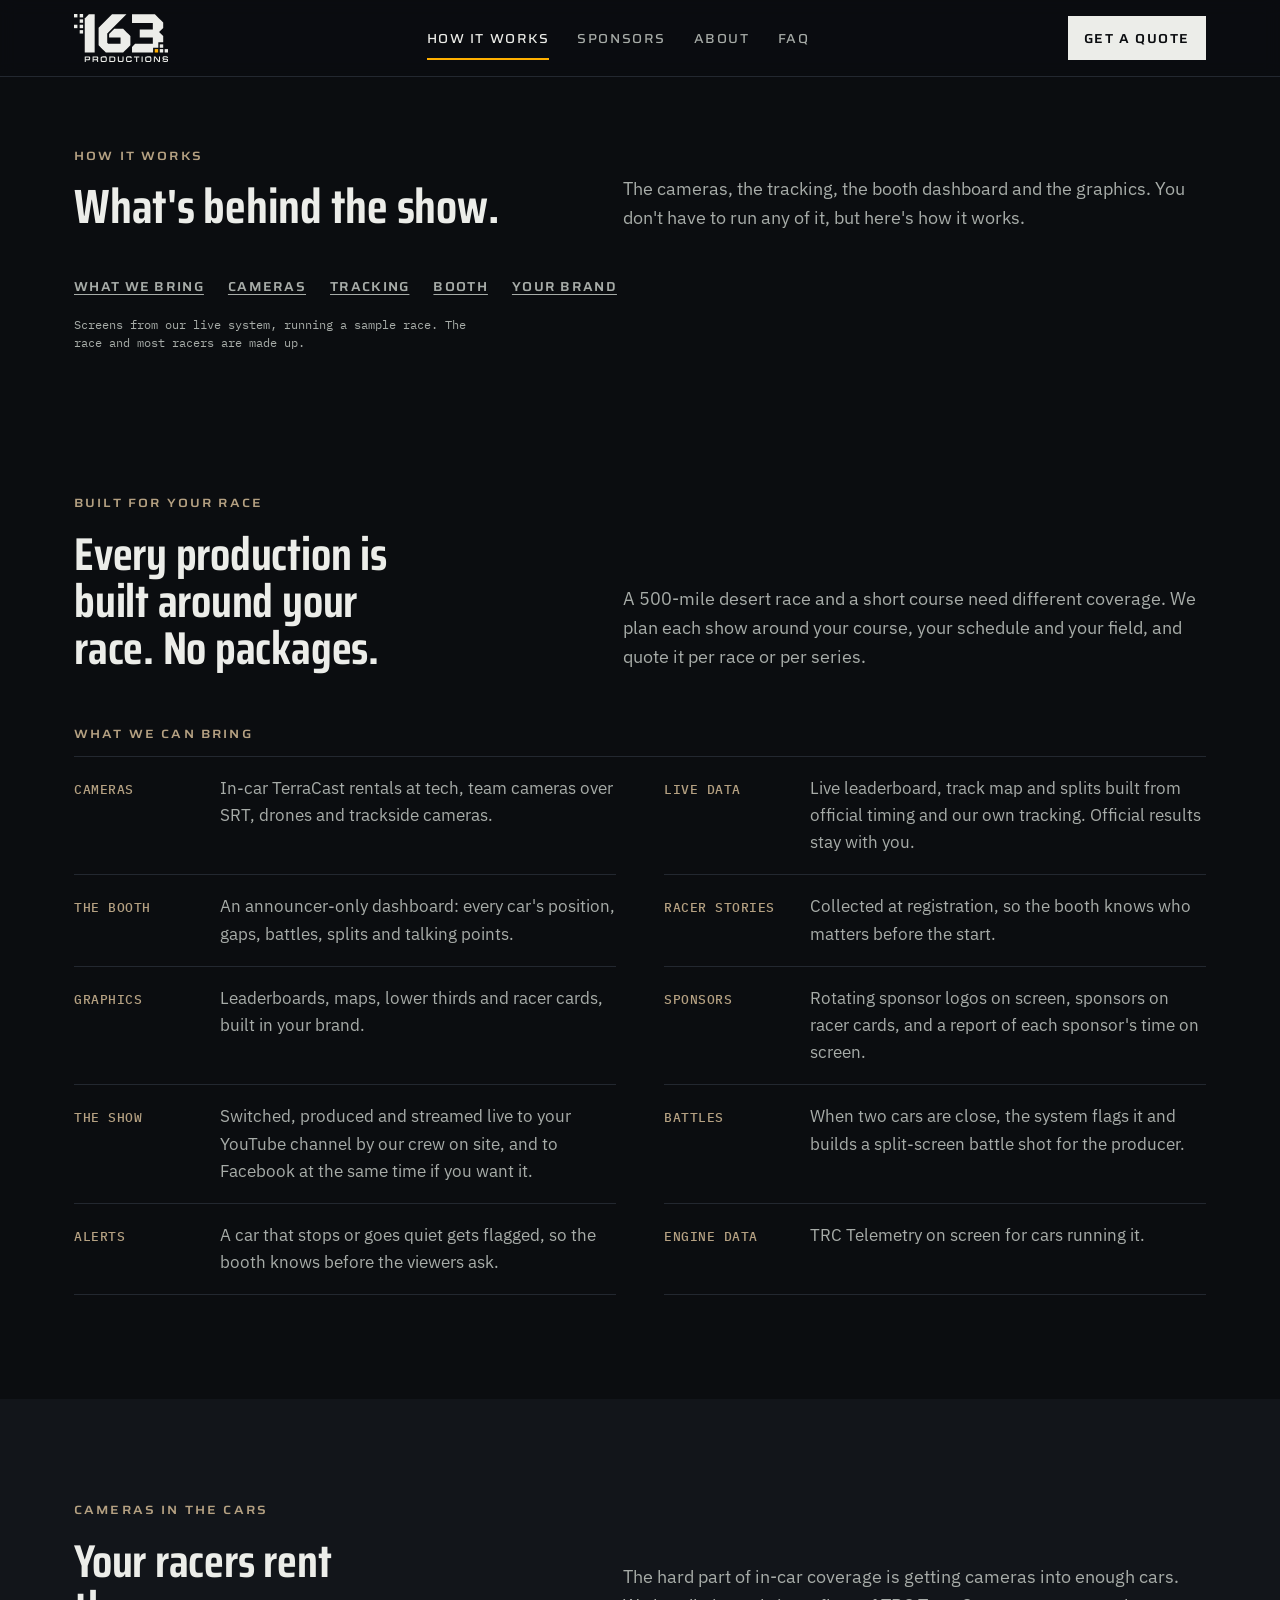
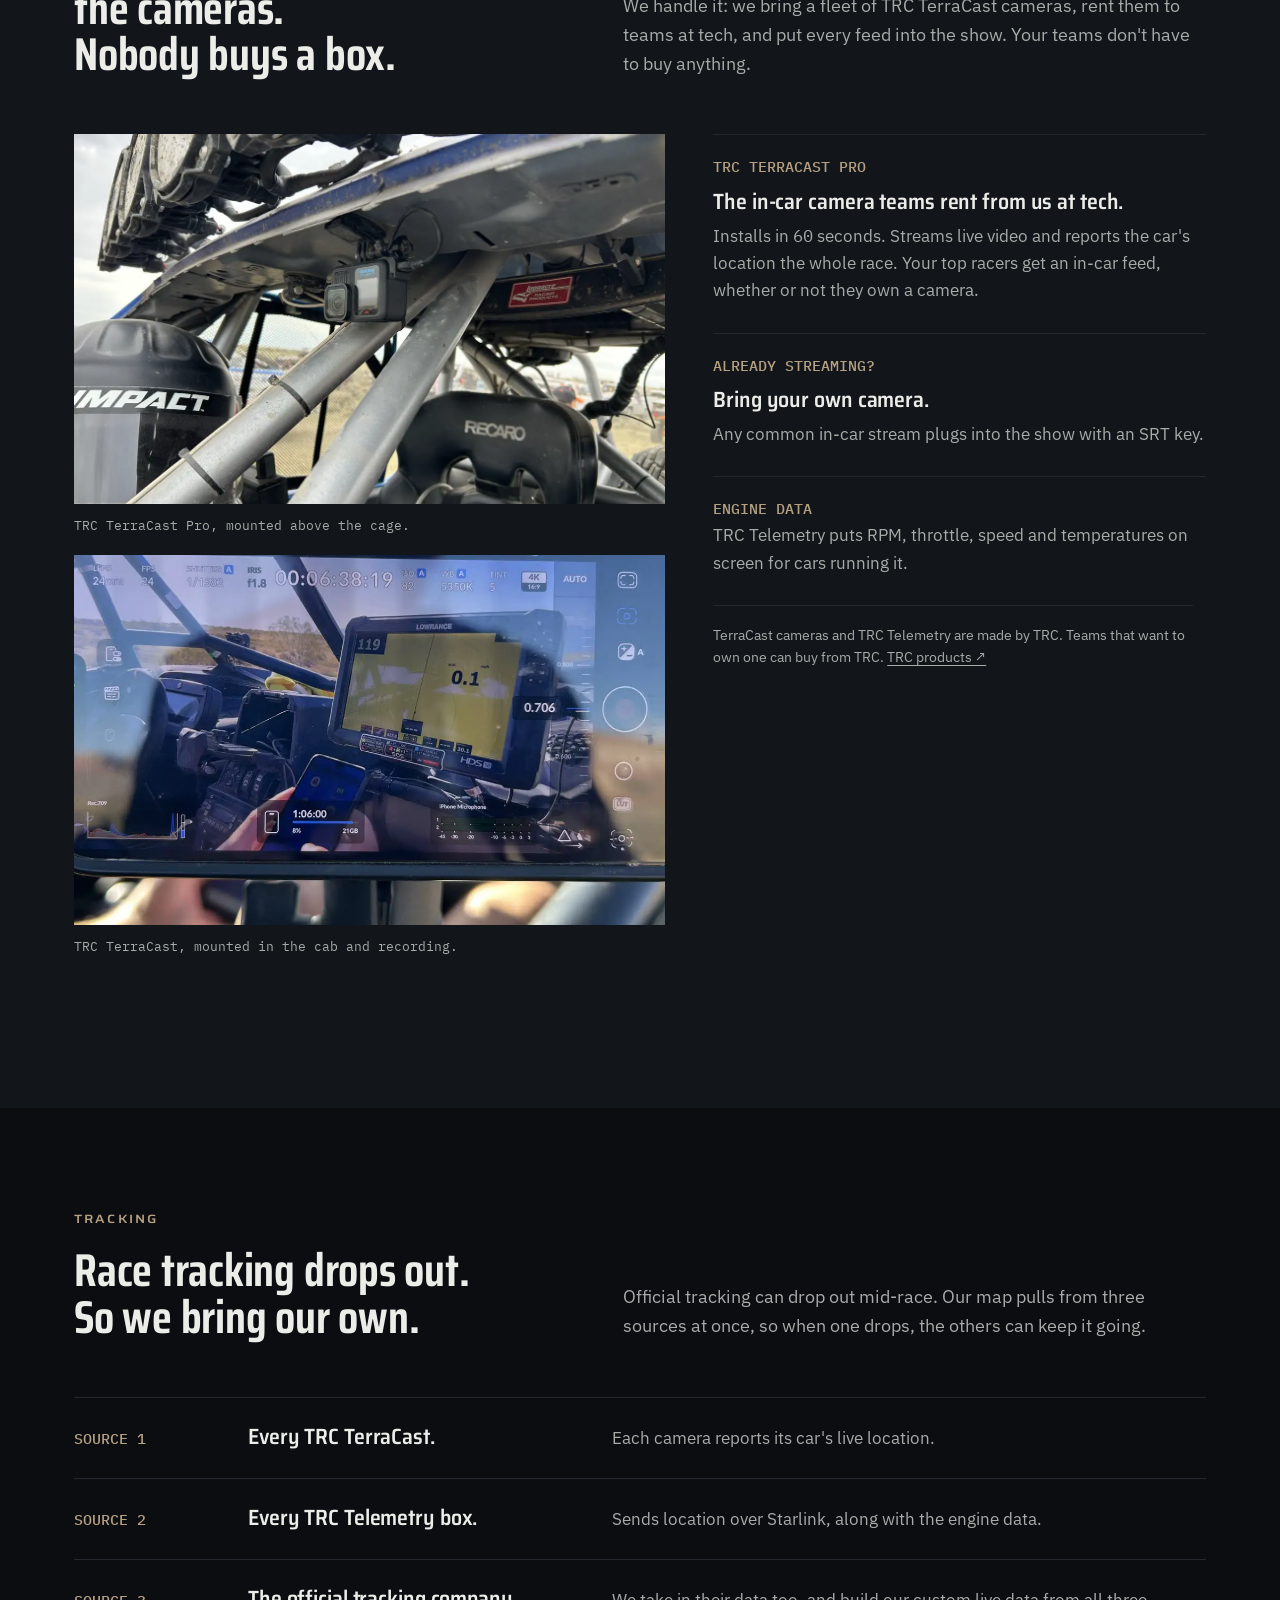
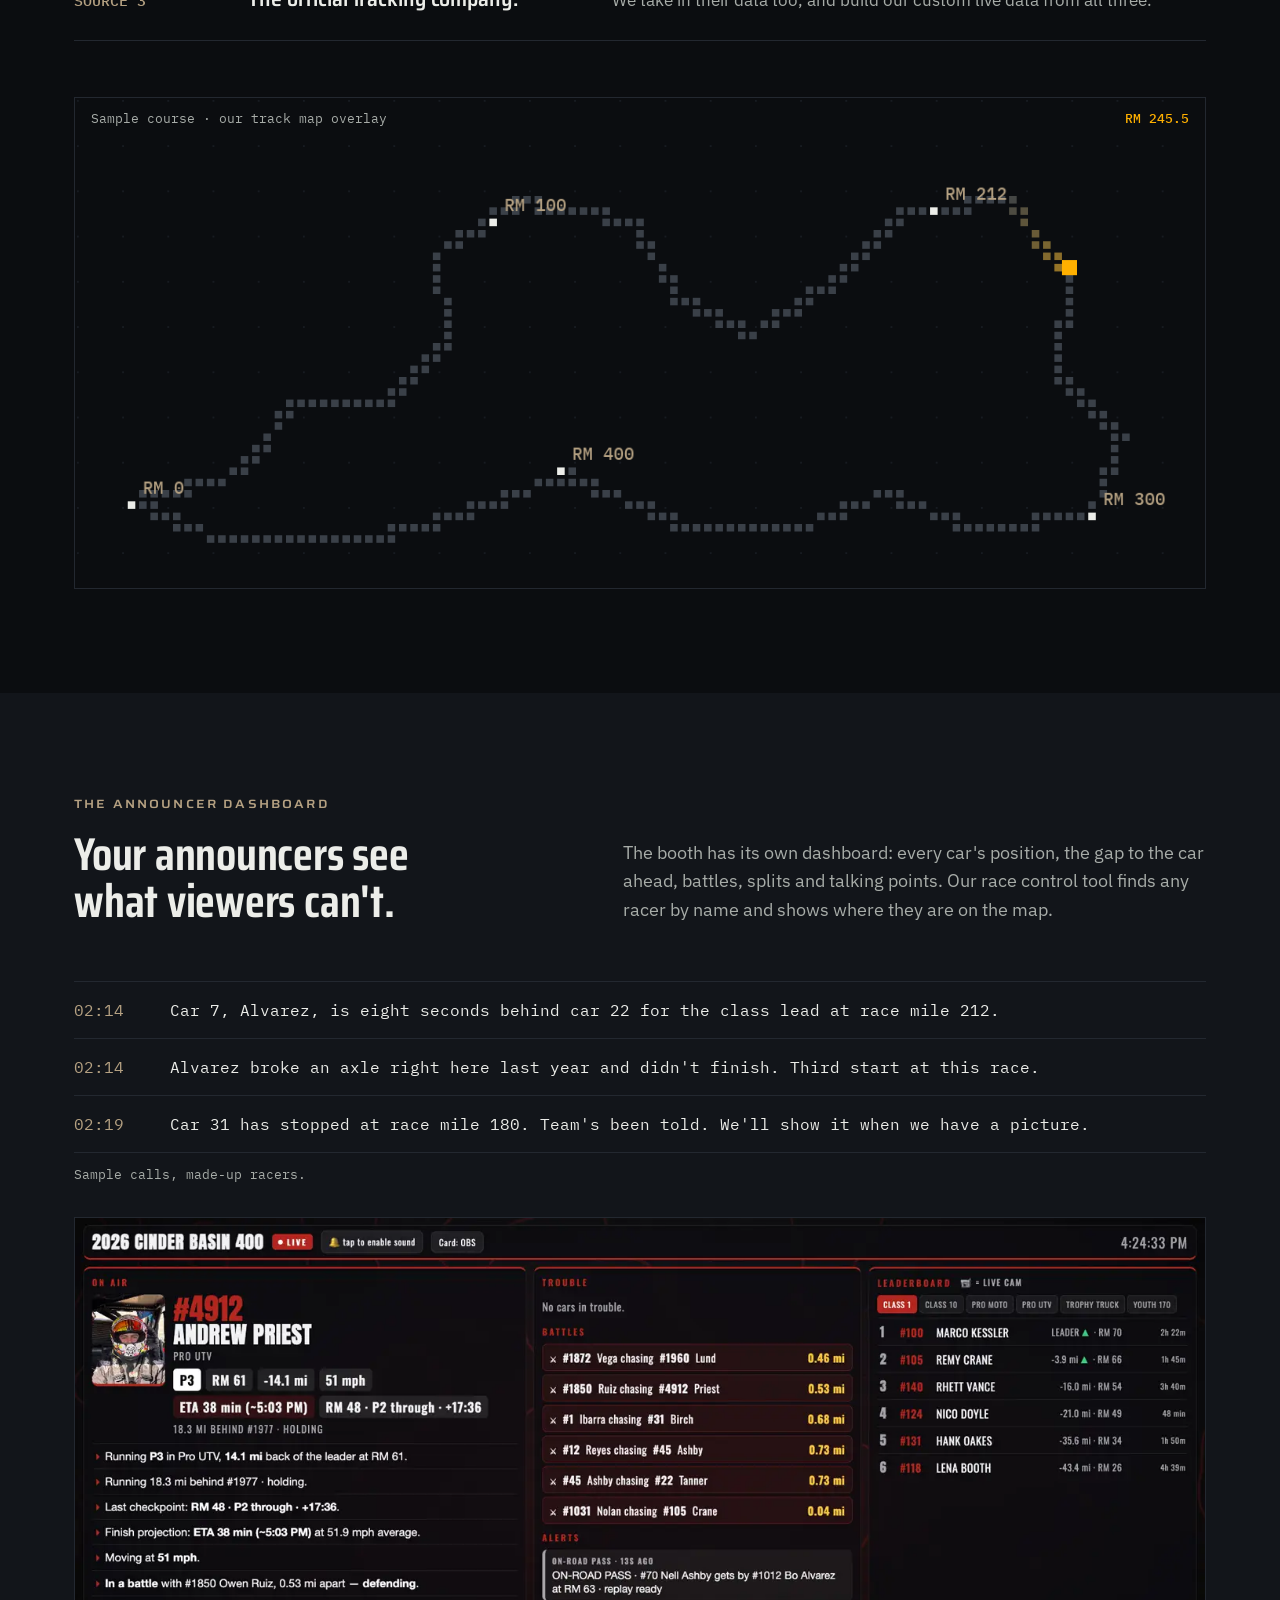
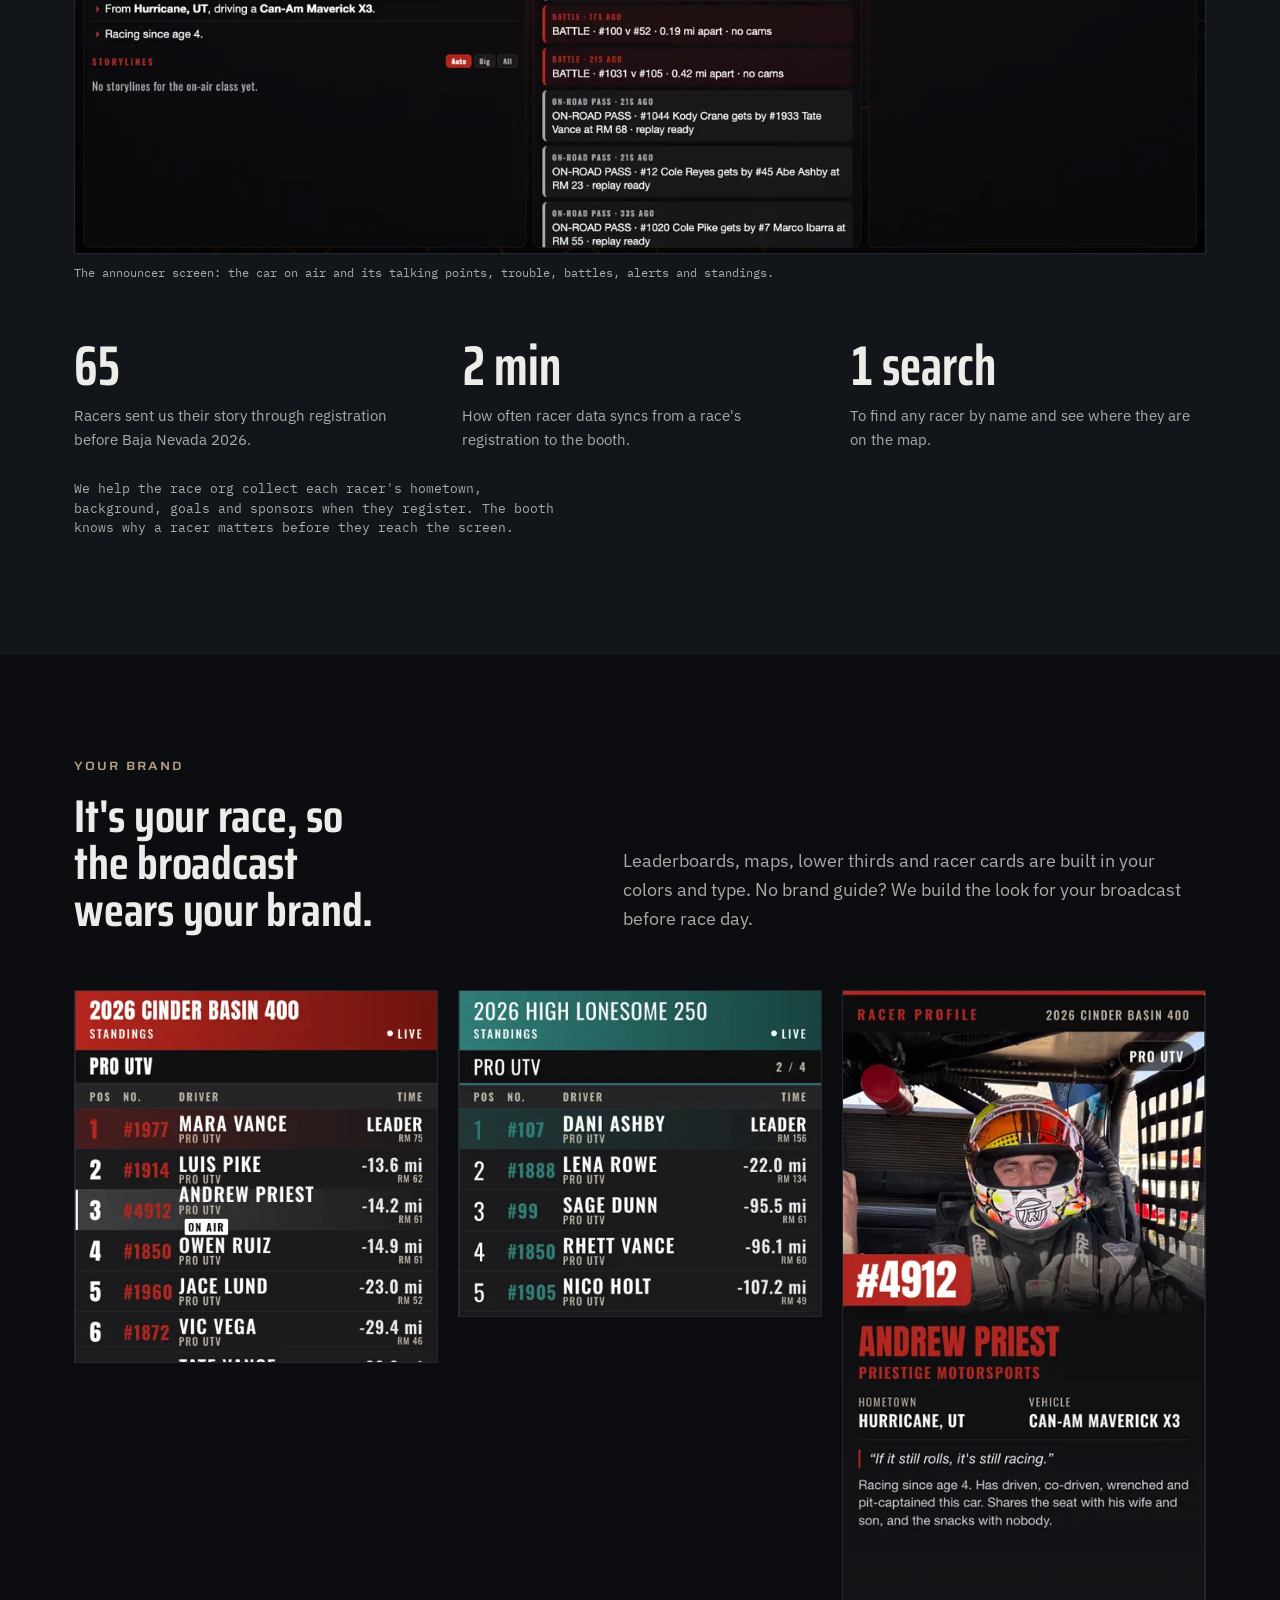
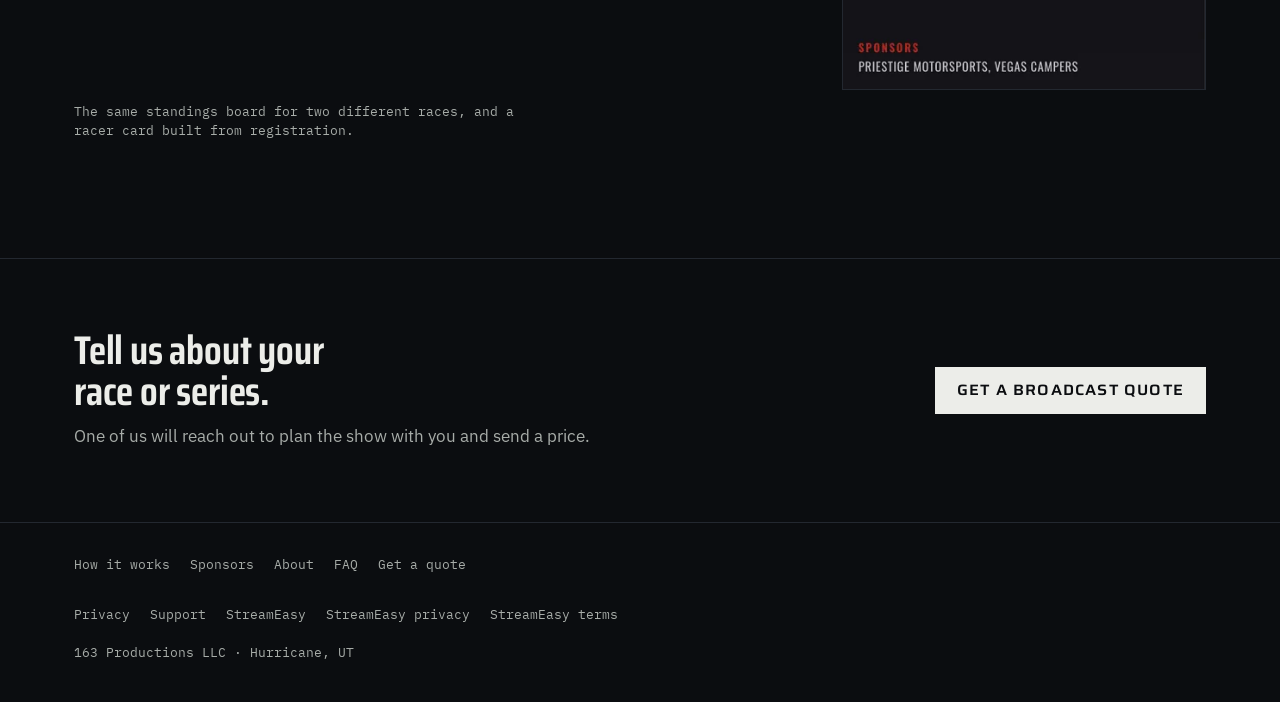
<file: how-it-works.html>
<!doctype html>
<html lang="en">
<head>
<meta charset="utf-8">
<meta name="viewport" content="width=device-width, initial-scale=1, viewport-fit=cover">
<title>How it works | 163 Productions</title>
<meta name="description" content="The cameras, tracking, announcer dashboard and graphics behind a 163 Productions race broadcast.">
<link rel="canonical" href="https://163productions.com/how-it-works">
<meta property="og:type" content="website">
<meta property="og:url" content="https://163productions.com/how-it-works">
<meta property="og:site_name" content="163 Productions">
<meta property="og:title" content="How it works | 163 Productions">
<meta property="og:description" content="The cameras, tracking, announcer dashboard and graphics behind a 163 Productions race broadcast.">
<meta property="og:image" content="https://163productions.com/assets/og-card.jpg">
<meta property="og:image:width" content="1200">
<meta property="og:image:height" content="630">
<meta property="og:image:alt" content="163 Productions: your race, live, in your brand. A live quad view of in-car feeds with a racer card, class standings and a sponsor logo.">
<meta name="twitter:card" content="summary_large_image">
<link rel="icon" href="/favicon-32.png" type="image/png" sizes="32x32">
<link rel="icon" href="/favicon-96.png" type="image/png" sizes="96x96">
<link rel="icon" href="/favicon-180.png" type="image/png" sizes="180x180">
<link rel="shortcut icon" href="/favicon.ico">
<link rel="apple-touch-icon" href="/apple-touch-icon.png">
<link rel="manifest" href="/site.webmanifest">
<link rel="preconnect" href="https://fonts.googleapis.com">
<link rel="preconnect" href="https://fonts.gstatic.com" crossorigin>
<link rel="stylesheet" href="https://fonts.googleapis.com/css2?family=Saira:wdth,wght@50..125,300..900&family=IBM+Plex+Sans:ital,wght@0,400;0,500;0,600;1,400&family=IBM+Plex+Mono:wght@400;500&display=swap">
<link rel="stylesheet" href="assets/site.css">
</head>
<body class="p-how-it-works">
<header class="top">
  <div class="wrap">
    <a class="brand" href="./" aria-label="163 Productions"><svg viewBox="0 0 815.66 416.12" aria-hidden="true"><rect x="49.34" width="29.61" height="29.61" fill="currentColor"/><rect width="29.61" height="29.61" fill="currentColor"/><rect y="93.16" width="29.61" height="29.61" fill="currentColor"/><rect x="49.34" y="93.16" width="29.61" height="29.61" fill="currentColor"/><rect x="49.34" y="46.58" width="29.61" height="29.61" fill="currentColor"/><rect x="49.34" y="139.74" width="29.61" height="29.61" fill="currentColor"/><rect x="699.98" y="304.36" width="29.61" height="29.61" style="fill:var(--amber)"/><rect x="743.75" y="304.36" width="29.61" height="29.61" fill="currentColor"/><rect x="743.75" y="263.15" width="29.61" height="29.61" fill="currentColor"/><path d="M93.12,333.94h86.06V1.95h-50.06l-36,36v295.99Z" fill="currentColor"/><path d="M731.08,291.72v-46.95h42.28v-53.07l-35.86-35.18,35.86-35.18v-47.37c-28.12-28.12-43.89-43.89-72.01-72.01h-198.32v76.19h180.39v55.27h-113.48v69.88h113.48v55.27h-153.39l-27,27v48.4h182.71v-42.25h45.34Z" fill="currentColor"/><rect x="786.06" y="304.36" width="29.61" height="29.61" fill="currentColor"/><path d="M426.19,127.34h-76.6l-45.16,45.4v30.66h98.93v54.48h-105.94c-3.37-3.39-6.44-6.48-9.35-9.4v-79.78L454.82,1.95h-125.05l-116.39,116.39v152.6c24.47,24.6,38.19,38.4,62.67,63h150.15c24.47-24.6,38.19-38.4,62.67-63v-80.6c-24.47-24.6-38.19-38.4-62.67-63Z" fill="currentColor"/><path d="M93.12,367.59h31.35c5.17,0,7.34.22,9.21.94,4.99,1.8,6.74,5.83,6.74,15.48,0,7.34-.96,11.38-3.43,13.9-2.11,2.23-5.17,3.02-11.43,3.02h-23.23v14.69h-9.21v-48.03ZM122.97,392c6.44,0,8.12-1.51,8.12-7.42,0-6.48-1.5-8.06-7.7-8.06h-21.06v15.48h20.64Z" fill="currentColor"/><path d="M161.05,367.59h34c7.04,0,10.23,1.01,12.4,3.82,1.75,2.3,2.59,6.05,2.59,11.52s-.54,8.21-1.74,10.01c-1.2,1.8-2.65,2.67-5.05,3.17,5.05.5,6.2,2.38,6.14,10.01v9.5h-9.33v-7.2c-.12-6.55-1.38-7.85-7.46-7.78h-22.32v14.98h-9.21v-48.03ZM192.28,391.78c6.74,0,8.42-1.44,8.42-7.2,0-6.62-1.38-7.99-8.24-7.99h-22.2v15.19h22.02Z" fill="currentColor"/><path d="M281.39,371.83c1.68,2.23,2.59,5.33,2.95,10.15.18,2.23.24,4.82.24,10.15,0,12.03-.96,16.63-4.03,19.87-2.23,2.3-5.24,3.46-10.29,3.82-1.93.14-9.21.29-14.8.29-12.28,0-15.58-.43-19.01-2.66-2.65-1.73-4.39-5.04-4.93-9.79-.36-3.17-.48-5.76-.48-13.61,0-11.23.9-15.7,3.79-18.72,2.17-2.3,4.99-3.38,10.17-3.89,2.05-.22,8.06-.36,15.4-.36,14.2,0,17.99.86,21,4.75ZM240.47,391.64c0,9.36.6,12.39,2.83,13.75,2.23,1.44,4.15,1.66,15.64,1.66,10.35,0,12.94-.5,14.56-2.66,1.38-1.8,1.81-4.9,1.81-13.03,0-15.05-.12-15.19-17.45-15.19s-17.39.22-17.39,15.48Z" fill="currentColor"/><path d="M306.35,367.59h33.34c7.64,0,12.58,1.73,15.28,5.26,2.47,3.31,3.43,8.71,3.43,19.3s-1.14,15.99-4.21,19.37c-2.53,2.81-6.8,4.1-13.54,4.1h-34.3v-48.03ZM338.6,406.83c3.25,0,5.48-.5,7.1-1.58,2.35-1.51,3.31-5.18,3.31-12.6,0-13.32-1.75-15.99-10.41-15.99h-22.99v30.17h22.99Z" fill="currentColor"/><path d="M429.82,367.59v30.24c0,9.15-1.2,12.89-5.05,15.48-3.43,2.38-6.86,2.81-21.06,2.81s-18.11-1.01-21.06-4.97c-2.05-2.81-2.65-6.12-2.65-14.98v-28.59h9.27v25.13q0,6.41.3,8.42c.66,5.11,3.01,6.05,15.04,6.05,5.42,0,10.41-.29,11.79-.72,2.35-.72,3.61-2.45,3.97-5.47q.12-.86.18-7.56v-25.85h9.27Z" fill="currentColor"/><path d="M501.11,398.33v.79c0,6.84-.6,10.22-2.29,12.38-2.77,3.67-6.56,4.54-19.62,4.54-16.01,0-18.95-.36-22.5-2.66-2.29-1.51-3.79-4.1-4.57-7.78-.54-2.45-.84-8.07-.84-14.83,0-13.39,1.14-17.93,5.36-20.74,3.43-2.3,7.58-2.88,20.28-2.88,13.9,0,18.53.94,21.06,4.32,1.75,2.23,2.65,6.41,2.65,12.24h-8.85c0-6.98-1.2-7.63-14.44-7.63-9.39,0-12.09.29-14.02,1.51-2.29,1.44-2.77,4.1-2.77,14.47,0,13.97.96,15.05,13.48,15.05l12.28-.29c4.33-.5,5.84-2.45,5.84-7.42v-1.08h8.97Z" fill="currentColor"/><path d="M538.41,376.59h-18.89v-9h46.99v9h-18.83v39.03h-9.27v-39.03Z" fill="currentColor"/><path d="M586,367.59h9.27v48.03h-9.27v-48.03Z" fill="currentColor"/><path d="M667.47,371.83c1.69,2.23,2.59,5.33,2.95,10.15.18,2.23.24,4.82.24,10.15,0,12.03-.96,16.63-4.03,19.87-2.23,2.3-5.24,3.46-10.29,3.82-1.93.14-9.21.29-14.8.29-12.28,0-15.58-.43-19.01-2.66-2.65-1.73-4.39-5.04-4.93-9.79-.36-3.17-.48-5.76-.48-13.61,0-11.23.9-15.7,3.79-18.72,2.17-2.3,4.99-3.38,10.17-3.89,2.05-.22,8.06-.36,15.4-.36,14.2,0,17.99.86,21,4.75ZM626.56,391.64c0,9.36.6,12.39,2.83,13.75,2.23,1.44,4.15,1.66,15.64,1.66,10.35,0,12.94-.5,14.56-2.66,1.38-1.8,1.81-4.9,1.81-13.03,0-15.05-.12-15.19-17.45-15.19s-17.39.22-17.39,15.48Z" fill="currentColor"/><path d="M692.44,367.59h14.38l30.15,39.96-.18-39.96h8.85v48.03h-14.44l-29.97-39.75.18,39.75h-8.97v-48.03Z" fill="currentColor"/><path d="M776.49,400.42v.5c0,3.1.48,4.75,1.62,5.54,1.44,1.01,4.57,1.44,10.47,1.44,4.99,0,8.12-.22,12.46-.86,2.29-.36,3.43-.86,4.15-1.87.78-1.15,1.2-2.59,1.2-4.1,0-2.81-1.02-4.18-3.79-4.9-1.68-.43-1.74-.43-12.7-.5h-5.78c-8.48-.07-11.79-.86-14.02-3.31-1.93-2.02-2.83-5.04-2.83-9.29,0-5.33,1.08-9.72,3.01-11.74,2.71-3.02,8.85-4.18,22.08-4.18,8.06,0,12.4.36,15.16,1.37,4.99,1.73,6.74,4.97,6.74,12.39v.94h-9.03c-.06-2.81-.66-4.25-1.93-4.97-1.69-.94-5.54-1.51-9.99-1.51-7.58,0-12.88.58-14.68,1.66-1.44.79-2.17,2.45-2.17,4.68,0,2.09.54,3.46,1.69,4.25,1.38.94,3.67,1.22,9.99,1.22h6.8c12.03,0,15.71.79,18.23,4.03,1.69,2.09,2.47,5.26,2.47,10.01,0,5.04-.9,8.5-2.89,10.8-2.65,3.02-7.82,4.03-21.36,4.03-14.44,0-18.95-.79-21.48-3.67-1.81-2.09-2.59-4.97-2.59-9.5,0-.43,0-1.51.06-2.45h9.09Z" fill="currentColor"/></svg></a>
    <nav id="nav" aria-label="Main">
      <a href="how-it-works" aria-current="page">How it works</a>
      <a href="sponsors">Sponsors</a>
      <a href="about">About</a>
      <a href="faq">FAQ</a>
    </nav>
    <div class="top-act">
      <a class="nav-cta" href="quote">Get a quote</a>
      <button class="menu-btn" type="button" aria-expanded="false" aria-controls="nav"><span class="sr">Menu</span><i aria-hidden="true"></i><i aria-hidden="true"></i><i aria-hidden="true"></i></button>
    </div>
  </div>
</header>

<main>
<section class="page-head" aria-labelledby="how-h">
  <div class="wrap head">
    <div>
      <span class="label">How it works</span>
      <h1 id="how-h">What's behind the show.</h1>
    </div>
      <p>The cameras, the tracking, the booth dashboard and the graphics. You don't have to run any of it, but here's how it works.</p>
  </div>
  <div class="wrap"><nav class="jump" aria-label="On this page"><a href="#capabilities">What we bring</a><a href="#cameras">Cameras</a><a href="#tracking">Tracking</a><a href="#booth">Booth</a><a href="#brand">Your brand</a></nav><p class="demo-note">Screens from our live system, running a sample race. The race and most racers are made up.</p></div>
</section>
<section id="capabilities" class="cap" aria-labelledby="pk-h">
  <div class="wrap">
    <div class="head">
      <div>
        <span class="label">Built for your race</span>
        <h2 id="pk-h">Every production is built around your race. No packages.</h2>
      </div>
      <p>A 500-mile desert race and a short course need different coverage. We plan each show around your course, your schedule and your field, and quote it per race or per series.</p>
    </div>
    <p class="label" style="margin:0 0 14px">What we can bring</p>
    <div class="menu">
      <div><span class="stamp">CAMERAS</span><p>In-car TerraCast rentals at tech, team cameras over SRT, drones and trackside cameras.</p></div>
      <div><span class="stamp">LIVE DATA</span><p>Live leaderboard, track map and splits built from official timing and our own tracking. Official results stay with you.</p></div>
      <div><span class="stamp">THE BOOTH</span><p>An announcer-only dashboard: every car's position, gaps, battles, splits and talking points.</p></div>
      <div><span class="stamp">RACER STORIES</span><p>Collected at registration, so the booth knows who matters before the start.</p></div>
      <div><span class="stamp">GRAPHICS</span><p>Leaderboards, maps, lower thirds and racer cards, built in your brand.</p></div>
      <div><span class="stamp">SPONSORS</span><p>Rotating sponsor logos on screen, sponsors on racer cards, and a report of each sponsor's time on screen.</p></div>
      <div><span class="stamp">THE SHOW</span><p>Switched, produced and streamed live to your YouTube channel by our crew on site, and to Facebook at the same time if you want it.</p></div>
      <div><span class="stamp">BATTLES</span><p>When two cars are close, the system flags it and builds a split-screen battle shot for the producer.</p></div>
      <div><span class="stamp">ALERTS</span><p>A car that stops or goes quiet gets flagged, so the booth knows before the viewers ask.</p></div>
      <div><span class="stamp">ENGINE DATA</span><p>TRC Telemetry on screen for cars running it.</p></div>
    </div>
  </div>
</section>
<section id="cameras" style="background:var(--night-2)">
  <div class="wrap">
    <div>
      <div class="head">
        <div>
          <span class="label">Cameras in the cars</span>
          <h2>Your racers rent the cameras. Nobody buys a box.</h2>
        </div>
        <p>The hard part of in-car coverage is getting cameras into enough cars. We handle it: we bring a fleet of TRC TerraCast cameras, rent them to teams at tech, and put every feed into the show. Your teams don't have to buy anything.</p>
      </div>
      <div class="trc">
        <div class="trc-pics">
          <figure>
            <picture><source srcset="assets/photos/terracast-cage.webp" type="image/webp"><img src="assets/photos/terracast-cage.jpg" width="1200" height="900" alt="A TRC TerraCast Pro camera mounted under the roof of a race car, above the roll cage, the seat and a driver's helmet." loading="lazy" decoding="async"></picture>
            <figcaption>TRC TerraCast Pro, mounted above the cage.</figcaption>
          </figure>
          <figure>
            <picture><source srcset="assets/photos/terracast-phone.webp" type="image/webp"><img src="assets/photos/terracast-phone.jpg" width="1200" height="694" alt="A phone-based TRC TerraCast mounted in a UTV cab, recording in 4K, with the car's navigation screen in frame." loading="lazy" decoding="async"></picture>
            <figcaption>TRC TerraCast, mounted in the cab and recording.</figcaption>
          </figure>
        </div>
        <div class="trc-list">
          <div><span class="stamp">TRC TERRACAST PRO</span><h3>The in-car camera teams rent from us at tech.</h3><p>Installs in <span class="mono">60</span> seconds. Streams live video and reports the car's location the whole race. Your top racers get an in-car feed, whether or not they own a camera.</p></div>
          <div><span class="stamp">ALREADY STREAMING?</span><h3>Bring your own camera.</h3><p>Any common in-car stream plugs into the show with an SRT key.</p></div>
          <div><span class="stamp">ENGINE DATA</span><p>TRC Telemetry puts RPM, throttle, speed and temperatures on screen for cars running it.</p></div>
          <p class="trc-made">TerraCast cameras and TRC Telemetry are made by TRC. Teams that want to own one can buy from TRC. <a href="https://trackracecars.com" rel="noopener">TRC products ↗</a></p>
        </div>
      </div>
    </div>
  </div>
</section>
<section id="tracking">
  <div class="wrap">
    <div>
    <div class="head">
        <div>
          <span class="label">Tracking</span>
          <h2 id="data-h">Race tracking drops out. So we bring our own.</h2>
        </div>
        <p>Official tracking can drop out mid-race. Our map pulls from three sources at once, so when one drops, the others can keep it going.</p>
      </div>
      <div class="day" aria-label="Where our tracking comes from">
        <div><span class="stamp">SOURCE 1</span><h3>Every TRC TerraCast.</h3><p>Each camera reports its car's live location.</p></div>
        <div><span class="stamp">SOURCE 2</span><h3>Every TRC Telemetry box.</h3><p>Sends location over Starlink, along with the engine data.</p></div>
        <div><span class="stamp">SOURCE 3</span><h3>The official tracking company.</h3><p>We take in their data too, and build our custom live data from all three.</p></div>
      </div>
      <div class="map">
        <canvas id="course" width="1200" height="520" aria-label="A sample course drawn in pixels, with an amber pixel running it like a tracked car on our map overlay"></canvas>
        <div class="hud"><span>Sample course · our track map overlay</span><b id="rmread">RM 212.0</b></div>
      </div>
    </div>
  </div>
</section>
<section id="booth" style="background:var(--night-2)">
  <div class="wrap">
    <div>
    <div class="head">
      <div>
        <span class="label">The announcer dashboard</span>
        <h2 id="booth-h">Your announcers see what viewers can't.</h2>
      </div>
      <p>The booth has its own dashboard: every car's position, the gap to the car ahead, battles, splits and talking points. Our race control tool finds any racer by name and shows where they are on the map.</p>
    </div>
    <ol class="calls" aria-label="Sample calls from the booth, made-up racers">
      <li><span class="t">02:14</span><span>Car 7, Alvarez, is eight seconds behind car 22 for the class lead at race mile 212.</span></li>
      <li><span class="t">02:14</span><span>Alvarez broke an axle right here last year and didn't finish. Third start at this race.</span></li>
      <li><span class="t">02:19</span><span>Car 31 has stopped at race mile 180. Team's been told. We'll show it when we have a picture.</span></li>
    </ol>
    <p class="note" style="margin-bottom:32px">Sample calls, made-up racers.</p>
    <figure class="shot"><picture><source srcset="assets/gfx/announcer.webp" type="image/webp"><img src="assets/gfx/announcer.jpg" width="1440" height="810" alt="The announcer dashboard during a sample race: the car on air with its position, gap, speed, battle, hometown and sponsors; cars in trouble; live battles; pass and leader-change alerts; and class standings." loading="lazy" decoding="async"></picture><figcaption>The announcer screen: the car on air and its talking points, trouble, battles, alerts and standings.</figcaption></figure>
    <div class="facts">
      <div><strong>65</strong><p>Racers sent us their story through registration before Baja Nevada 2026.</p></div>
      <div><strong>2 min</strong><p>How often racer data syncs from a race's registration to the booth.</p></div>
      <div><strong>1 search</strong><p>To find any racer by name and see where they are on the map.</p></div>
    </div>
    <p class="note">We help the race org collect each racer's hometown, background, goals and sponsors when they register. The booth knows why a racer matters before they reach the screen.</p>
    </div>
  </div>
</section>
<section id="brand">
  <div class="wrap">
    <div>
    <div class="head">
      <div>
        <span class="label">Your brand</span>
        <h2 id="brand-h">It's your race, so the broadcast wears your brand.</h2>
      </div>
      <p>Leaderboards, maps, lower thirds and racer cards are built in your colors and type. No brand guide? We build the look for your broadcast before race day.</p>
    </div>
    <div class="brands-real">
      <figure class="shot"><picture><source srcset="assets/gfx/board-cinder.webp" type="image/webp"><img src="assets/gfx/board-cinder.jpg" width="468" height="420" alt="Live standings for a sample race, Cinder Basin 400, in that race's red and cream." loading="lazy" decoding="async"></picture></figure>
      <figure class="shot"><picture><source srcset="assets/gfx/board-lonesome.webp" type="image/webp"><img src="assets/gfx/board-lonesome.jpg" width="468" height="420" alt="The same standings board for a second sample race, High Lonesome 250, in teal and sand." loading="lazy" decoding="async"></picture></figure>
      <figure class="shot"><picture><source srcset="assets/gfx/racer-card.webp" type="image/webp"><img src="assets/gfx/racer-card.jpg" width="420" height="810" alt="A racer card: car 4912, Andrew Priest, Priestige Motorsports, Pro UTV, Hurricane, Utah, Can-Am Maverick X3, with a quote, a short bio and his sponsors." loading="lazy" decoding="async"></picture></figure>
    </div>
    <p class="note">The same standings board for two different races, and a racer card built from registration.</p>
    </div>
  </div>
</section>

<section class="cta-band" aria-labelledby="cta-h">
  <div class="wrap">
    <div>
      <h2 id="cta-h">Tell us about your race or series.</h2>
      <p>One of us will reach out to plan the show with you and send a price.</p>
    </div>
    <a class="button" href="quote">Get a broadcast quote</a>
  </div>
</section>
</main>
<footer>
  <div class="wrap">
    <nav aria-label="Site"><a href="how-it-works">How it works</a><a href="sponsors">Sponsors</a><a href="about">About</a><a href="faq">FAQ</a><a href="quote">Get a quote</a></nav>
    <nav aria-label="Policies"><a href="website-privacy">Privacy</a><a href="support">Support</a><a href="streameasy/">StreamEasy</a><a href="privacy">StreamEasy privacy</a><a href="streameasy/terms">StreamEasy terms</a></nav>
    <span>163 Productions LLC · Hurricane, UT</span>
  </div>
</footer>

<script src="assets/site.js" defer></script>
</body>
</html>
</file>
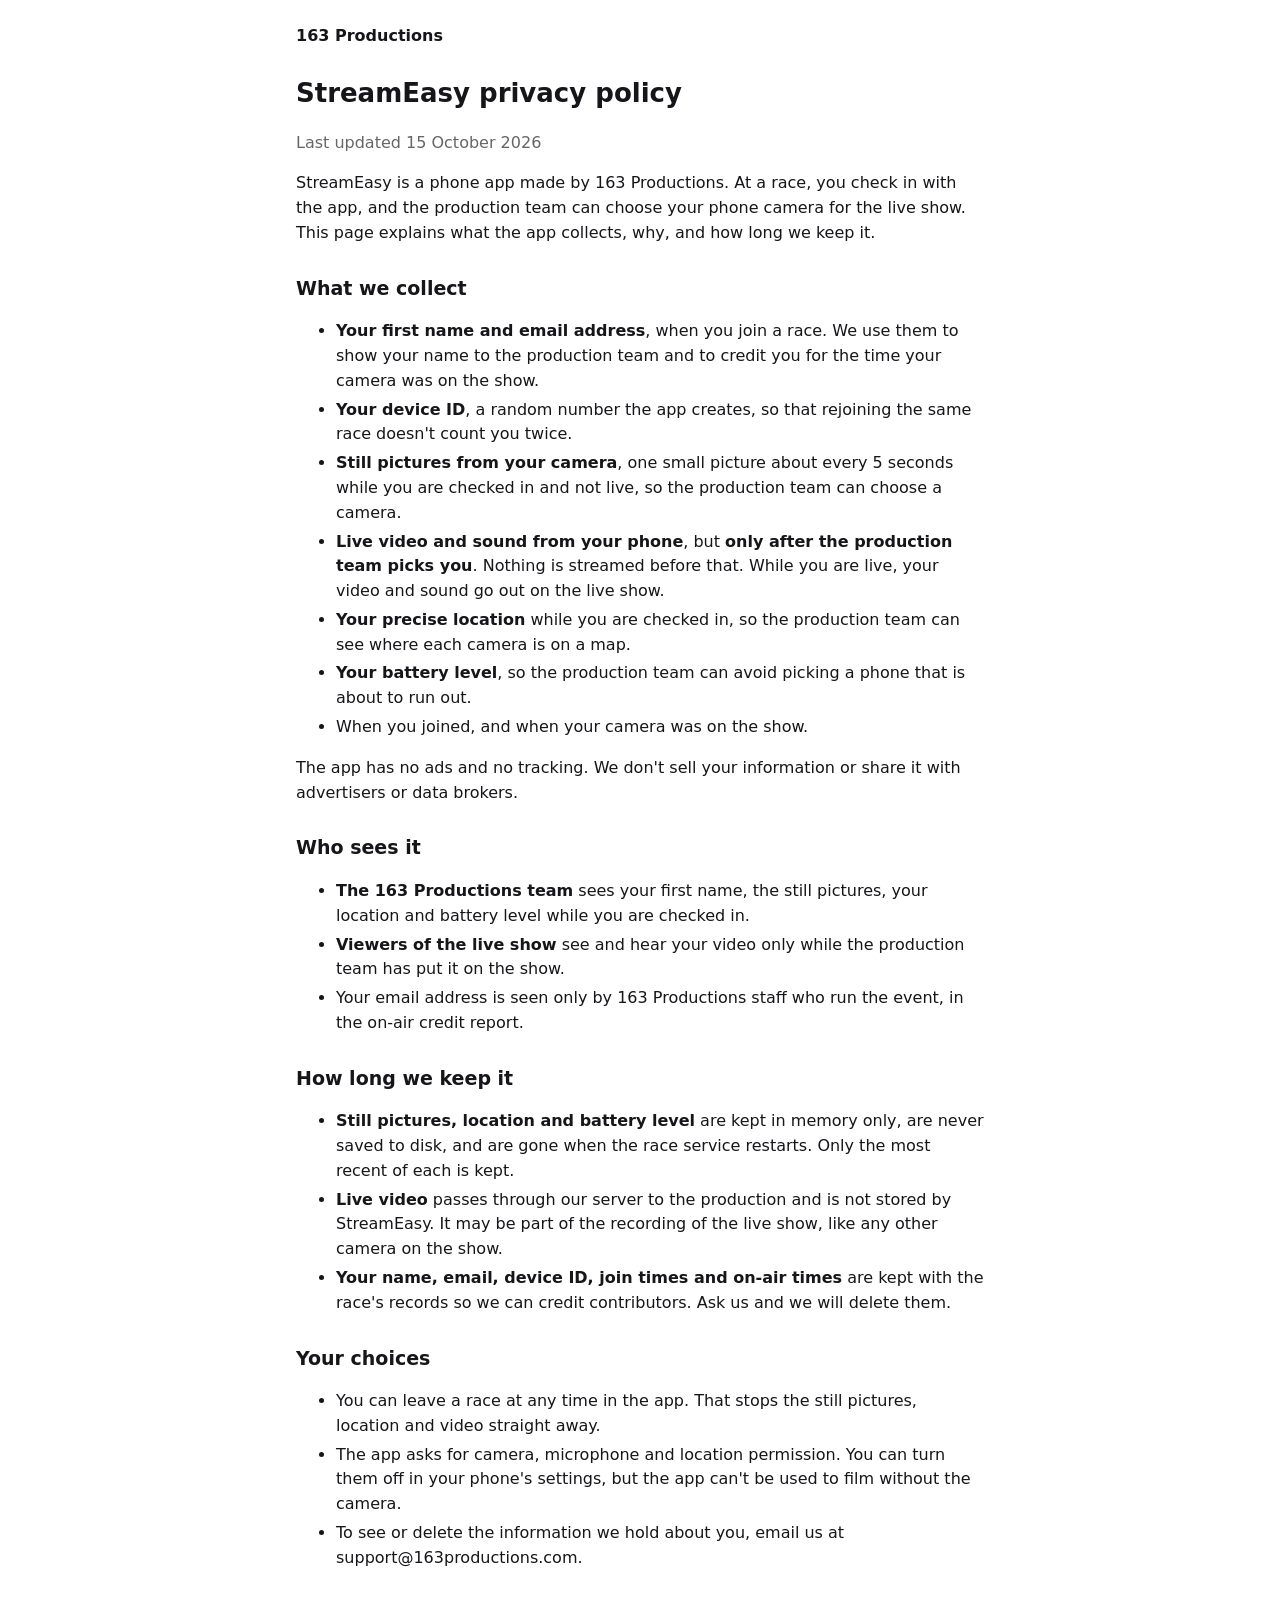
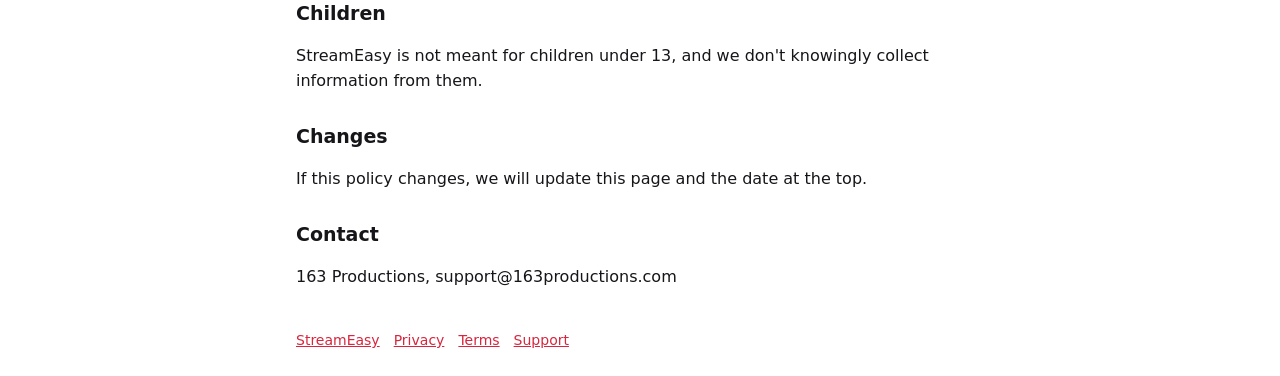
<file: privacy.html>
<!doctype html><html lang="en"><head><meta charset="utf-8"><meta name="viewport" content="width=device-width, initial-scale=1">
<title>StreamEasy privacy policy</title><link rel="stylesheet" href="/style.css"></head><body>
<header><a href="/">163 Productions</a></header>
<h1>StreamEasy privacy policy</h1>
<p class="m">Last updated 15 October 2026</p>
<p>StreamEasy is a phone app made by 163 Productions. At a race, you check in with the app, and the production team
can choose your phone camera for the live show. This page explains what the app collects, why, and how long we keep it.</p>

<h2>What we collect</h2>
<ul>
<li><b>Your first name and email address</b>, when you join a race. We use them to show your name to the production
team and to credit you for the time your camera was on the show.</li>
<li><b>Your device ID</b>, a random number the app creates, so that rejoining the same race doesn't count you twice.</li>
<li><b>Still pictures from your camera</b>, one small picture about every 5 seconds while you are checked in and not live,
so the production team can choose a camera.</li>
<li><b>Live video and sound from your phone</b>, but <b>only after the production team picks you</b>. Nothing is streamed
before that. While you are live, your video and sound go out on the live show.</li>
<li><b>Your precise location</b> while you are checked in, so the production team can see where each camera is on a map.</li>
<li><b>Your battery level</b>, so the production team can avoid picking a phone that is about to run out.</li>
<li>When you joined, and when your camera was on the show.</li>
</ul>
<p>The app has no ads and no tracking. We don't sell your information or share it with advertisers or data brokers.</p>

<h2>Who sees it</h2>
<ul>
<li><b>The 163 Productions team</b> sees your first name, the still pictures, your location and battery
level while you are checked in.</li>
<li><b>Viewers of the live show</b> see and hear your video only while the production team has put it on the show.</li>
<li>Your email address is seen only by 163 Productions staff who run the event, in the on-air credit report.</li>
</ul>

<h2>How long we keep it</h2>
<ul>
<li><b>Still pictures, location and battery level</b> are kept in memory only, are never saved to disk, and are gone
when the race service restarts. Only the most recent of each is kept.</li>
<li><b>Live video</b> passes through our server to the production and is not stored by StreamEasy. It may be part of the
recording of the live show, like any other camera on the show.</li>
<li><b>Your name, email, device ID, join times and on-air times</b> are kept with the race's records so we can credit
contributors. Ask us and we will delete them.</li>
</ul>

<h2>Your choices</h2>
<ul>
<li>You can leave a race at any time in the app. That stops the still pictures, location and video straight away.</li>
<li>The app asks for camera, microphone and location permission. You can turn them off in your phone's settings, but
the app can't be used to film without the camera.</li>
<li>To see or delete the information we hold about you, email us at support@163productions.com.</li>
</ul>

<h2>Children</h2>
<p>StreamEasy is not meant for children under 13, and we don't knowingly collect information from them.</p>

<h2>Changes</h2>
<p>If this policy changes, we will update this page and the date at the top.</p>

<h2>Contact</h2>
<p>163 Productions, support@163productions.com</p>
<footer class="m"><a href="/streameasy/">StreamEasy</a><a href="/privacy">Privacy</a><a href="/streameasy/terms">Terms</a><a href="/support">Support</a></footer>
</body></html>
</file>
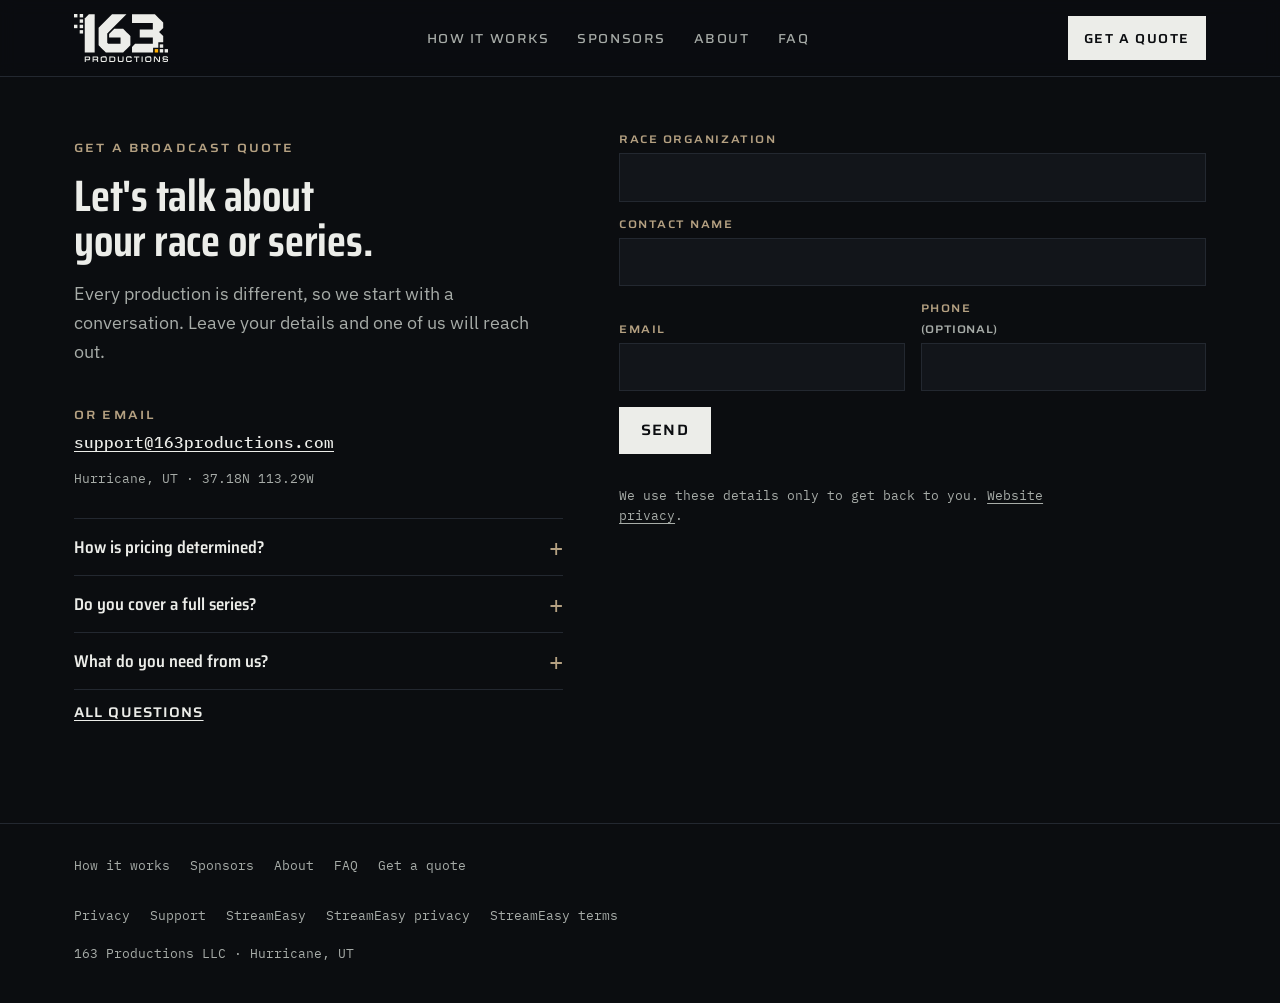
<file: quote.html>
<!doctype html>
<html lang="en">
<head>
<meta charset="utf-8">
<meta name="viewport" content="width=device-width, initial-scale=1, viewport-fit=cover">
<title>Get a broadcast quote | 163 Productions</title>
<meta name="description" content="Tell us about your race or series. Leave your details and one of us will reach out.">
<link rel="canonical" href="https://163productions.com/quote">
<meta property="og:type" content="website">
<meta property="og:url" content="https://163productions.com/quote">
<meta property="og:site_name" content="163 Productions">
<meta property="og:title" content="Get a broadcast quote | 163 Productions">
<meta property="og:description" content="Tell us about your race or series. Leave your details and one of us will reach out.">
<meta property="og:image" content="https://163productions.com/assets/og-card.jpg">
<meta property="og:image:width" content="1200">
<meta property="og:image:height" content="630">
<meta property="og:image:alt" content="163 Productions: your race, live, in your brand. A live quad view of in-car feeds with a racer card, class standings and a sponsor logo.">
<meta name="twitter:card" content="summary_large_image">
<link rel="icon" href="/favicon-32.png" type="image/png" sizes="32x32">
<link rel="icon" href="/favicon-96.png" type="image/png" sizes="96x96">
<link rel="icon" href="/favicon-180.png" type="image/png" sizes="180x180">
<link rel="shortcut icon" href="/favicon.ico">
<link rel="apple-touch-icon" href="/apple-touch-icon.png">
<link rel="manifest" href="/site.webmanifest">
<link rel="preconnect" href="https://fonts.googleapis.com">
<link rel="preconnect" href="https://fonts.gstatic.com" crossorigin>
<link rel="stylesheet" href="https://fonts.googleapis.com/css2?family=Saira:wdth,wght@50..125,300..900&family=IBM+Plex+Sans:ital,wght@0,400;0,500;0,600;1,400&family=IBM+Plex+Mono:wght@400;500&display=swap">
<link rel="stylesheet" href="assets/site.css">
</head>
<body class="p-quote">
<header class="top">
  <div class="wrap">
    <a class="brand" href="./" aria-label="163 Productions"><svg viewBox="0 0 815.66 416.12" aria-hidden="true"><rect x="49.34" width="29.61" height="29.61" fill="currentColor"/><rect width="29.61" height="29.61" fill="currentColor"/><rect y="93.16" width="29.61" height="29.61" fill="currentColor"/><rect x="49.34" y="93.16" width="29.61" height="29.61" fill="currentColor"/><rect x="49.34" y="46.58" width="29.61" height="29.61" fill="currentColor"/><rect x="49.34" y="139.74" width="29.61" height="29.61" fill="currentColor"/><rect x="699.98" y="304.36" width="29.61" height="29.61" style="fill:var(--amber)"/><rect x="743.75" y="304.36" width="29.61" height="29.61" fill="currentColor"/><rect x="743.75" y="263.15" width="29.61" height="29.61" fill="currentColor"/><path d="M93.12,333.94h86.06V1.95h-50.06l-36,36v295.99Z" fill="currentColor"/><path d="M731.08,291.72v-46.95h42.28v-53.07l-35.86-35.18,35.86-35.18v-47.37c-28.12-28.12-43.89-43.89-72.01-72.01h-198.32v76.19h180.39v55.27h-113.48v69.88h113.48v55.27h-153.39l-27,27v48.4h182.71v-42.25h45.34Z" fill="currentColor"/><rect x="786.06" y="304.36" width="29.61" height="29.61" fill="currentColor"/><path d="M426.19,127.34h-76.6l-45.16,45.4v30.66h98.93v54.48h-105.94c-3.37-3.39-6.44-6.48-9.35-9.4v-79.78L454.82,1.95h-125.05l-116.39,116.39v152.6c24.47,24.6,38.19,38.4,62.67,63h150.15c24.47-24.6,38.19-38.4,62.67-63v-80.6c-24.47-24.6-38.19-38.4-62.67-63Z" fill="currentColor"/><path d="M93.12,367.59h31.35c5.17,0,7.34.22,9.21.94,4.99,1.8,6.74,5.83,6.74,15.48,0,7.34-.96,11.38-3.43,13.9-2.11,2.23-5.17,3.02-11.43,3.02h-23.23v14.69h-9.21v-48.03ZM122.97,392c6.44,0,8.12-1.51,8.12-7.42,0-6.48-1.5-8.06-7.7-8.06h-21.06v15.48h20.64Z" fill="currentColor"/><path d="M161.05,367.59h34c7.04,0,10.23,1.01,12.4,3.82,1.75,2.3,2.59,6.05,2.59,11.52s-.54,8.21-1.74,10.01c-1.2,1.8-2.65,2.67-5.05,3.17,5.05.5,6.2,2.38,6.14,10.01v9.5h-9.33v-7.2c-.12-6.55-1.38-7.85-7.46-7.78h-22.32v14.98h-9.21v-48.03ZM192.28,391.78c6.74,0,8.42-1.44,8.42-7.2,0-6.62-1.38-7.99-8.24-7.99h-22.2v15.19h22.02Z" fill="currentColor"/><path d="M281.39,371.83c1.68,2.23,2.59,5.33,2.95,10.15.18,2.23.24,4.82.24,10.15,0,12.03-.96,16.63-4.03,19.87-2.23,2.3-5.24,3.46-10.29,3.82-1.93.14-9.21.29-14.8.29-12.28,0-15.58-.43-19.01-2.66-2.65-1.73-4.39-5.04-4.93-9.79-.36-3.17-.48-5.76-.48-13.61,0-11.23.9-15.7,3.79-18.72,2.17-2.3,4.99-3.38,10.17-3.89,2.05-.22,8.06-.36,15.4-.36,14.2,0,17.99.86,21,4.75ZM240.47,391.64c0,9.36.6,12.39,2.83,13.75,2.23,1.44,4.15,1.66,15.64,1.66,10.35,0,12.94-.5,14.56-2.66,1.38-1.8,1.81-4.9,1.81-13.03,0-15.05-.12-15.19-17.45-15.19s-17.39.22-17.39,15.48Z" fill="currentColor"/><path d="M306.35,367.59h33.34c7.64,0,12.58,1.73,15.28,5.26,2.47,3.31,3.43,8.71,3.43,19.3s-1.14,15.99-4.21,19.37c-2.53,2.81-6.8,4.1-13.54,4.1h-34.3v-48.03ZM338.6,406.83c3.25,0,5.48-.5,7.1-1.58,2.35-1.51,3.31-5.18,3.31-12.6,0-13.32-1.75-15.99-10.41-15.99h-22.99v30.17h22.99Z" fill="currentColor"/><path d="M429.82,367.59v30.24c0,9.15-1.2,12.89-5.05,15.48-3.43,2.38-6.86,2.81-21.06,2.81s-18.11-1.01-21.06-4.97c-2.05-2.81-2.65-6.12-2.65-14.98v-28.59h9.27v25.13q0,6.41.3,8.42c.66,5.11,3.01,6.05,15.04,6.05,5.42,0,10.41-.29,11.79-.72,2.35-.72,3.61-2.45,3.97-5.47q.12-.86.18-7.56v-25.85h9.27Z" fill="currentColor"/><path d="M501.11,398.33v.79c0,6.84-.6,10.22-2.29,12.38-2.77,3.67-6.56,4.54-19.62,4.54-16.01,0-18.95-.36-22.5-2.66-2.29-1.51-3.79-4.1-4.57-7.78-.54-2.45-.84-8.07-.84-14.83,0-13.39,1.14-17.93,5.36-20.74,3.43-2.3,7.58-2.88,20.28-2.88,13.9,0,18.53.94,21.06,4.32,1.75,2.23,2.65,6.41,2.65,12.24h-8.85c0-6.98-1.2-7.63-14.44-7.63-9.39,0-12.09.29-14.02,1.51-2.29,1.44-2.77,4.1-2.77,14.47,0,13.97.96,15.05,13.48,15.05l12.28-.29c4.33-.5,5.84-2.45,5.84-7.42v-1.08h8.97Z" fill="currentColor"/><path d="M538.41,376.59h-18.89v-9h46.99v9h-18.83v39.03h-9.27v-39.03Z" fill="currentColor"/><path d="M586,367.59h9.27v48.03h-9.27v-48.03Z" fill="currentColor"/><path d="M667.47,371.83c1.69,2.23,2.59,5.33,2.95,10.15.18,2.23.24,4.82.24,10.15,0,12.03-.96,16.63-4.03,19.87-2.23,2.3-5.24,3.46-10.29,3.82-1.93.14-9.21.29-14.8.29-12.28,0-15.58-.43-19.01-2.66-2.65-1.73-4.39-5.04-4.93-9.79-.36-3.17-.48-5.76-.48-13.61,0-11.23.9-15.7,3.79-18.72,2.17-2.3,4.99-3.38,10.17-3.89,2.05-.22,8.06-.36,15.4-.36,14.2,0,17.99.86,21,4.75ZM626.56,391.64c0,9.36.6,12.39,2.83,13.75,2.23,1.44,4.15,1.66,15.64,1.66,10.35,0,12.94-.5,14.56-2.66,1.38-1.8,1.81-4.9,1.81-13.03,0-15.05-.12-15.19-17.45-15.19s-17.39.22-17.39,15.48Z" fill="currentColor"/><path d="M692.44,367.59h14.38l30.15,39.96-.18-39.96h8.85v48.03h-14.44l-29.97-39.75.18,39.75h-8.97v-48.03Z" fill="currentColor"/><path d="M776.49,400.42v.5c0,3.1.48,4.75,1.62,5.54,1.44,1.01,4.57,1.44,10.47,1.44,4.99,0,8.12-.22,12.46-.86,2.29-.36,3.43-.86,4.15-1.87.78-1.15,1.2-2.59,1.2-4.1,0-2.81-1.02-4.18-3.79-4.9-1.68-.43-1.74-.43-12.7-.5h-5.78c-8.48-.07-11.79-.86-14.02-3.31-1.93-2.02-2.83-5.04-2.83-9.29,0-5.33,1.08-9.72,3.01-11.74,2.71-3.02,8.85-4.18,22.08-4.18,8.06,0,12.4.36,15.16,1.37,4.99,1.73,6.74,4.97,6.74,12.39v.94h-9.03c-.06-2.81-.66-4.25-1.93-4.97-1.69-.94-5.54-1.51-9.99-1.51-7.58,0-12.88.58-14.68,1.66-1.44.79-2.17,2.45-2.17,4.68,0,2.09.54,3.46,1.69,4.25,1.38.94,3.67,1.22,9.99,1.22h6.8c12.03,0,15.71.79,18.23,4.03,1.69,2.09,2.47,5.26,2.47,10.01,0,5.04-.9,8.5-2.89,10.8-2.65,3.02-7.82,4.03-21.36,4.03-14.44,0-18.95-.79-21.48-3.67-1.81-2.09-2.59-4.97-2.59-9.5,0-.43,0-1.51.06-2.45h9.09Z" fill="currentColor"/></svg></a>
    <nav id="nav" aria-label="Main">
      <a href="how-it-works">How it works</a>
      <a href="sponsors">Sponsors</a>
      <a href="about">About</a>
      <a href="faq">FAQ</a>
    </nav>
    <div class="top-act">
      <a class="nav-cta" href="quote">Get a quote</a>
      <button class="menu-btn" type="button" aria-expanded="false" aria-controls="nav"><span class="sr">Menu</span><i aria-hidden="true"></i><i aria-hidden="true"></i><i aria-hidden="true"></i></button>
    </div>
  </div>
</header>

<main>
<section class="quote-page" aria-labelledby="contact-h">
  <div class="wrap quote-grid">
    <div class="q-intro">
      <span class="label">Get a broadcast quote</span>
      <h1 id="contact-h">Let's talk about your race or series.</h1>
      <p>Every production is different, so we start with a conversation. Leave your details and one of us will reach out.</p>
    </div>
      <div id="quote-wrap">
      <form class="quote" id="quote" novalidate data-endpoint="https://ajschkfbnaxuhzdxizmv.supabase.co/rest/v1/rpc/submit_163_inquiry">
        <label for="q-org">Race organization<input id="q-org" name="race_org" required autocomplete="organization"></label>
        <label for="q-name">Contact name<input id="q-name" name="name" required autocomplete="name"></label>
        <div class="two">
          <label for="q-email">Email<input id="q-email" name="email" type="email" required autocomplete="email" inputmode="email"></label>
          <label for="q-phone">Phone <span class="opt">(optional)</span><input id="q-phone" name="phone" type="tel" autocomplete="tel" inputmode="tel"></label>
        </div>
        <div class="hp" aria-hidden="true"><label for="q-web">Leave this empty<input id="q-web" name="website" tabindex="-1" autocomplete="off"></label></div>
        <input type="hidden" name="started" id="q-started">
        <button class="button" type="submit" id="q-send">Send</button>
        <p class="form-msg" id="q-msg" role="status" aria-live="polite"></p>
        <p class="form-note">We use these details only to get back to you. <a href="/website-privacy">Website privacy</a>.</p>
      </form>
      </div>
    <div class="q-after">
      <p class="label" style="margin:0 0 8px">Or email</p>
      <p class="addr"><a href="mailto:support@163productions.com?subject=Broadcast%20quote">support@163productions.com</a></p>
      <p class="mono muted" style="font-size:13px">Hurricane, UT · 37.18N 113.29W</p>
      <div class="mini-faq">
        <details class="qa"><summary>How is pricing determined?</summary><p>Every production is quoted on its own, for a single race or a full series. Price depends on hours on air, the number of in-car and course cameras, course length and terrain, crew size and travel. We talk it through with you first, then send a written show plan and price.</p></details>
        <details class="qa"><summary>Do you cover a full series?</summary><p>Yes. We produce single races and full series. Tell us what you're running and we'll plan it with you.</p></details>
        <details class="qa"><summary>What do you need from us?</summary><p>Your schedule, your entry list and your course. We take it from there, including collecting racer stories at registration.</p></details>
        <p><a class="text-link" href="faq">All questions</a></p>
      </div>
    </div>
  </div>
</section>

</main>
<footer>
  <div class="wrap">
    <nav aria-label="Site"><a href="how-it-works">How it works</a><a href="sponsors">Sponsors</a><a href="about">About</a><a href="faq">FAQ</a><a href="quote">Get a quote</a></nav>
    <nav aria-label="Policies"><a href="website-privacy">Privacy</a><a href="support">Support</a><a href="streameasy/">StreamEasy</a><a href="privacy">StreamEasy privacy</a><a href="streameasy/terms">StreamEasy terms</a></nav>
    <span>163 Productions LLC · Hurricane, UT</span>
  </div>
</footer>

<script src="assets/site.js" defer></script>
</body>
</html>
</file>
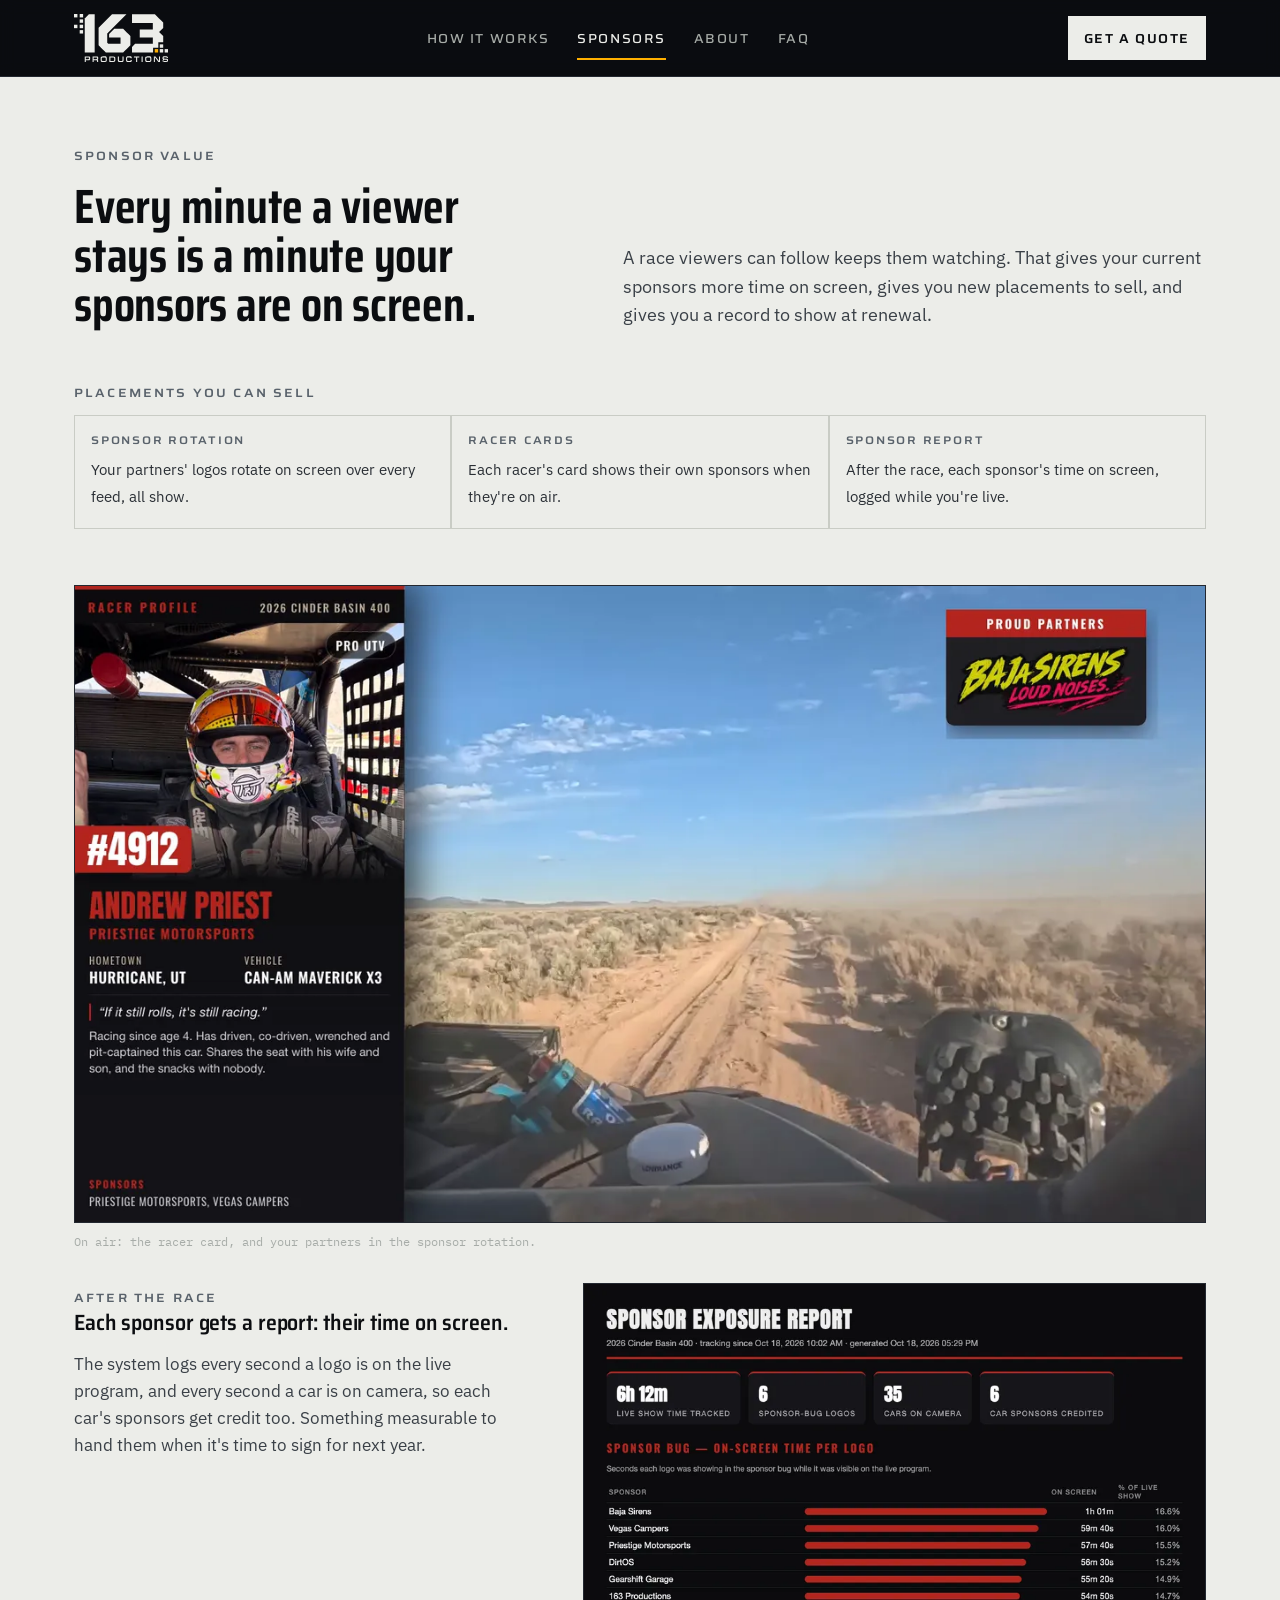
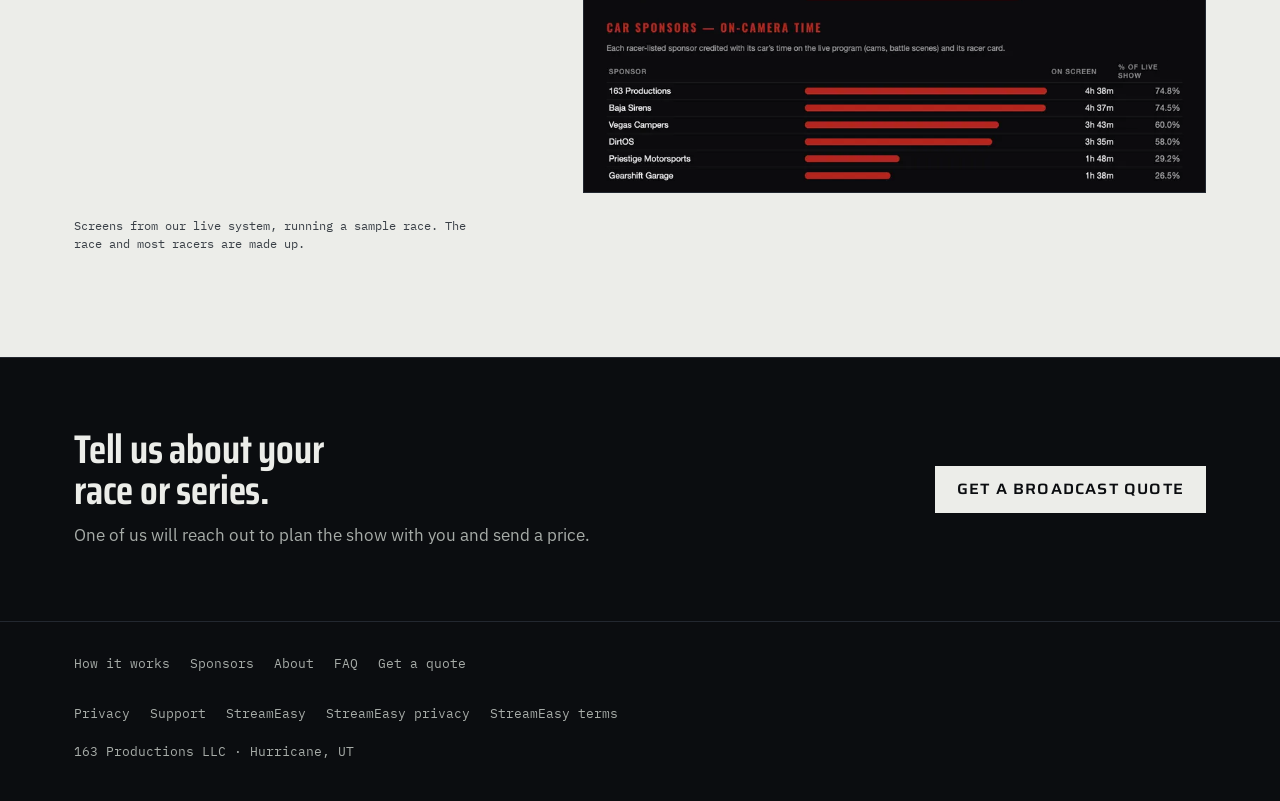
<file: sponsors.html>
<!doctype html>
<html lang="en">
<head>
<meta charset="utf-8">
<meta name="viewport" content="width=device-width, initial-scale=1, viewport-fit=cover">
<title>Sponsors | 163 Productions</title>
<meta name="description" content="Every minute a viewer stays is a minute your sponsors are on screen. Sponsor placements and the after-race sponsor report.">
<link rel="canonical" href="https://163productions.com/sponsors">
<meta property="og:type" content="website">
<meta property="og:url" content="https://163productions.com/sponsors">
<meta property="og:site_name" content="163 Productions">
<meta property="og:title" content="Sponsors | 163 Productions">
<meta property="og:description" content="Every minute a viewer stays is a minute your sponsors are on screen. Sponsor placements and the after-race sponsor report.">
<meta property="og:image" content="https://163productions.com/assets/og-card.jpg">
<meta property="og:image:width" content="1200">
<meta property="og:image:height" content="630">
<meta property="og:image:alt" content="163 Productions: your race, live, in your brand. A live quad view of in-car feeds with a racer card, class standings and a sponsor logo.">
<meta name="twitter:card" content="summary_large_image">
<link rel="icon" href="/favicon-32.png" type="image/png" sizes="32x32">
<link rel="icon" href="/favicon-96.png" type="image/png" sizes="96x96">
<link rel="icon" href="/favicon-180.png" type="image/png" sizes="180x180">
<link rel="shortcut icon" href="/favicon.ico">
<link rel="apple-touch-icon" href="/apple-touch-icon.png">
<link rel="manifest" href="/site.webmanifest">
<link rel="preconnect" href="https://fonts.googleapis.com">
<link rel="preconnect" href="https://fonts.gstatic.com" crossorigin>
<link rel="stylesheet" href="https://fonts.googleapis.com/css2?family=Saira:wdth,wght@50..125,300..900&family=IBM+Plex+Sans:ital,wght@0,400;0,500;0,600;1,400&family=IBM+Plex+Mono:wght@400;500&display=swap">
<link rel="stylesheet" href="assets/site.css">
</head>
<body class="p-sponsors">
<header class="top">
  <div class="wrap">
    <a class="brand" href="./" aria-label="163 Productions"><svg viewBox="0 0 815.66 416.12" aria-hidden="true"><rect x="49.34" width="29.61" height="29.61" fill="currentColor"/><rect width="29.61" height="29.61" fill="currentColor"/><rect y="93.16" width="29.61" height="29.61" fill="currentColor"/><rect x="49.34" y="93.16" width="29.61" height="29.61" fill="currentColor"/><rect x="49.34" y="46.58" width="29.61" height="29.61" fill="currentColor"/><rect x="49.34" y="139.74" width="29.61" height="29.61" fill="currentColor"/><rect x="699.98" y="304.36" width="29.61" height="29.61" style="fill:var(--amber)"/><rect x="743.75" y="304.36" width="29.61" height="29.61" fill="currentColor"/><rect x="743.75" y="263.15" width="29.61" height="29.61" fill="currentColor"/><path d="M93.12,333.94h86.06V1.95h-50.06l-36,36v295.99Z" fill="currentColor"/><path d="M731.08,291.72v-46.95h42.28v-53.07l-35.86-35.18,35.86-35.18v-47.37c-28.12-28.12-43.89-43.89-72.01-72.01h-198.32v76.19h180.39v55.27h-113.48v69.88h113.48v55.27h-153.39l-27,27v48.4h182.71v-42.25h45.34Z" fill="currentColor"/><rect x="786.06" y="304.36" width="29.61" height="29.61" fill="currentColor"/><path d="M426.19,127.34h-76.6l-45.16,45.4v30.66h98.93v54.48h-105.94c-3.37-3.39-6.44-6.48-9.35-9.4v-79.78L454.82,1.95h-125.05l-116.39,116.39v152.6c24.47,24.6,38.19,38.4,62.67,63h150.15c24.47-24.6,38.19-38.4,62.67-63v-80.6c-24.47-24.6-38.19-38.4-62.67-63Z" fill="currentColor"/><path d="M93.12,367.59h31.35c5.17,0,7.34.22,9.21.94,4.99,1.8,6.74,5.83,6.74,15.48,0,7.34-.96,11.38-3.43,13.9-2.11,2.23-5.17,3.02-11.43,3.02h-23.23v14.69h-9.21v-48.03ZM122.97,392c6.44,0,8.12-1.51,8.12-7.42,0-6.48-1.5-8.06-7.7-8.06h-21.06v15.48h20.64Z" fill="currentColor"/><path d="M161.05,367.59h34c7.04,0,10.23,1.01,12.4,3.82,1.75,2.3,2.59,6.05,2.59,11.52s-.54,8.21-1.74,10.01c-1.2,1.8-2.65,2.67-5.05,3.17,5.05.5,6.2,2.38,6.14,10.01v9.5h-9.33v-7.2c-.12-6.55-1.38-7.85-7.46-7.78h-22.32v14.98h-9.21v-48.03ZM192.28,391.78c6.74,0,8.42-1.44,8.42-7.2,0-6.62-1.38-7.99-8.24-7.99h-22.2v15.19h22.02Z" fill="currentColor"/><path d="M281.39,371.83c1.68,2.23,2.59,5.33,2.95,10.15.18,2.23.24,4.82.24,10.15,0,12.03-.96,16.63-4.03,19.87-2.23,2.3-5.24,3.46-10.29,3.82-1.93.14-9.21.29-14.8.29-12.28,0-15.58-.43-19.01-2.66-2.65-1.73-4.39-5.04-4.93-9.79-.36-3.17-.48-5.76-.48-13.61,0-11.23.9-15.7,3.79-18.72,2.17-2.3,4.99-3.38,10.17-3.89,2.05-.22,8.06-.36,15.4-.36,14.2,0,17.99.86,21,4.75ZM240.47,391.64c0,9.36.6,12.39,2.83,13.75,2.23,1.44,4.15,1.66,15.64,1.66,10.35,0,12.94-.5,14.56-2.66,1.38-1.8,1.81-4.9,1.81-13.03,0-15.05-.12-15.19-17.45-15.19s-17.39.22-17.39,15.48Z" fill="currentColor"/><path d="M306.35,367.59h33.34c7.64,0,12.58,1.73,15.28,5.26,2.47,3.31,3.43,8.71,3.43,19.3s-1.14,15.99-4.21,19.37c-2.53,2.81-6.8,4.1-13.54,4.1h-34.3v-48.03ZM338.6,406.83c3.25,0,5.48-.5,7.1-1.58,2.35-1.51,3.31-5.18,3.31-12.6,0-13.32-1.75-15.99-10.41-15.99h-22.99v30.17h22.99Z" fill="currentColor"/><path d="M429.82,367.59v30.24c0,9.15-1.2,12.89-5.05,15.48-3.43,2.38-6.86,2.81-21.06,2.81s-18.11-1.01-21.06-4.97c-2.05-2.81-2.65-6.12-2.65-14.98v-28.59h9.27v25.13q0,6.41.3,8.42c.66,5.11,3.01,6.05,15.04,6.05,5.42,0,10.41-.29,11.79-.72,2.35-.72,3.61-2.45,3.97-5.47q.12-.86.18-7.56v-25.85h9.27Z" fill="currentColor"/><path d="M501.11,398.33v.79c0,6.84-.6,10.22-2.29,12.38-2.77,3.67-6.56,4.54-19.62,4.54-16.01,0-18.95-.36-22.5-2.66-2.29-1.51-3.79-4.1-4.57-7.78-.54-2.45-.84-8.07-.84-14.83,0-13.39,1.14-17.93,5.36-20.74,3.43-2.3,7.58-2.88,20.28-2.88,13.9,0,18.53.94,21.06,4.32,1.75,2.23,2.65,6.41,2.65,12.24h-8.85c0-6.98-1.2-7.63-14.44-7.63-9.39,0-12.09.29-14.02,1.51-2.29,1.44-2.77,4.1-2.77,14.47,0,13.97.96,15.05,13.48,15.05l12.28-.29c4.33-.5,5.84-2.45,5.84-7.42v-1.08h8.97Z" fill="currentColor"/><path d="M538.41,376.59h-18.89v-9h46.99v9h-18.83v39.03h-9.27v-39.03Z" fill="currentColor"/><path d="M586,367.59h9.27v48.03h-9.27v-48.03Z" fill="currentColor"/><path d="M667.47,371.83c1.69,2.23,2.59,5.33,2.95,10.15.18,2.23.24,4.82.24,10.15,0,12.03-.96,16.63-4.03,19.87-2.23,2.3-5.24,3.46-10.29,3.82-1.93.14-9.21.29-14.8.29-12.28,0-15.58-.43-19.01-2.66-2.65-1.73-4.39-5.04-4.93-9.79-.36-3.17-.48-5.76-.48-13.61,0-11.23.9-15.7,3.79-18.72,2.17-2.3,4.99-3.38,10.17-3.89,2.05-.22,8.06-.36,15.4-.36,14.2,0,17.99.86,21,4.75ZM626.56,391.64c0,9.36.6,12.39,2.83,13.75,2.23,1.44,4.15,1.66,15.64,1.66,10.35,0,12.94-.5,14.56-2.66,1.38-1.8,1.81-4.9,1.81-13.03,0-15.05-.12-15.19-17.45-15.19s-17.39.22-17.39,15.48Z" fill="currentColor"/><path d="M692.44,367.59h14.38l30.15,39.96-.18-39.96h8.85v48.03h-14.44l-29.97-39.75.18,39.75h-8.97v-48.03Z" fill="currentColor"/><path d="M776.49,400.42v.5c0,3.1.48,4.75,1.62,5.54,1.44,1.01,4.57,1.44,10.47,1.44,4.99,0,8.12-.22,12.46-.86,2.29-.36,3.43-.86,4.15-1.87.78-1.15,1.2-2.59,1.2-4.1,0-2.81-1.02-4.18-3.79-4.9-1.68-.43-1.74-.43-12.7-.5h-5.78c-8.48-.07-11.79-.86-14.02-3.31-1.93-2.02-2.83-5.04-2.83-9.29,0-5.33,1.08-9.72,3.01-11.74,2.71-3.02,8.85-4.18,22.08-4.18,8.06,0,12.4.36,15.16,1.37,4.99,1.73,6.74,4.97,6.74,12.39v.94h-9.03c-.06-2.81-.66-4.25-1.93-4.97-1.69-.94-5.54-1.51-9.99-1.51-7.58,0-12.88.58-14.68,1.66-1.44.79-2.17,2.45-2.17,4.68,0,2.09.54,3.46,1.69,4.25,1.38.94,3.67,1.22,9.99,1.22h6.8c12.03,0,15.71.79,18.23,4.03,1.69,2.09,2.47,5.26,2.47,10.01,0,5.04-.9,8.5-2.89,10.8-2.65,3.02-7.82,4.03-21.36,4.03-14.44,0-18.95-.79-21.48-3.67-1.81-2.09-2.59-4.97-2.59-9.5,0-.43,0-1.51.06-2.45h9.09Z" fill="currentColor"/></svg></a>
    <nav id="nav" aria-label="Main">
      <a href="how-it-works">How it works</a>
      <a href="sponsors" aria-current="page">Sponsors</a>
      <a href="about">About</a>
      <a href="faq">FAQ</a>
    </nav>
    <div class="top-act">
      <a class="nav-cta" href="quote">Get a quote</a>
      <button class="menu-btn" type="button" aria-expanded="false" aria-controls="nav"><span class="sr">Menu</span><i aria-hidden="true"></i><i aria-hidden="true"></i><i aria-hidden="true"></i></button>
    </div>
  </div>
</header>

<main>
<!-- 3 · Sponsor value -->
<section id="sponsors" class="seen page-top" aria-labelledby="sp-h">
  <div class="wrap">
    <div class="head">
      <div>
        <span class="label">Sponsor value</span>
        <h1 id="sp-h">Every minute a viewer stays is a minute your sponsors are on screen.</h1>
      </div>
      <p>A race viewers can follow keeps them watching. That gives your current sponsors more time on screen, gives you new placements to sell, and gives you a record to show at renewal.</p>
    </div>
    <p class="label" style="margin:0 0 14px">Placements you can sell</p>
    <div class="placements" aria-label="Sponsor placements in the broadcast">
      <div><b>Sponsor rotation</b><span>Your partners' logos rotate on screen over every feed, all show.</span></div>
      <div><b>Racer cards</b><span>Each racer's card shows their own sponsors when they're on air.</span></div>
      <div><b>Sponsor report</b><span>After the race, each sponsor's time on screen, logged while you're live.</span></div>
    </div>
    <div class="shots-2">
      <figure class="shot"><picture><source srcset="assets/gfx/placements.webp" type="image/webp"><img src="assets/gfx/placements.jpg" width="1280" height="720" alt="An in-car feed with a racer card on the left and a rotating sponsor logo top right." loading="lazy" decoding="async"></picture><figcaption>On air: the racer card, and your partners in the sponsor rotation.</figcaption></figure>
    </div>
    <div class="report">
      <div>
        <span class="label">After the race</span>
        <h3>Each sponsor gets a report: their time on screen.</h3>
        <p>The system logs every second a logo is on the live program, and every second a car is on camera, so each car's sponsors get credit too. Something measurable to hand them when it's time to sign for next year.</p>
      </div>
      <div><figure class="shot"><picture><source srcset="assets/gfx/sponsor-report.webp" type="image/webp"><img src="assets/gfx/sponsor-report.jpg" width="880" height="768" alt="A sponsor exposure report for a sample six-hour show: on-screen time per sponsor logo, per car sponsor and per car, with the share of the live show." loading="lazy" decoding="async"></picture></figure></div>
    </div>
    <p class="demo-note">Screens from our live system, running a sample race. The race and most racers are made up.</p>
  </div>
</section>


<section class="cta-band" aria-labelledby="cta-h">
  <div class="wrap">
    <div>
      <h2 id="cta-h">Tell us about your race or series.</h2>
      <p>One of us will reach out to plan the show with you and send a price.</p>
    </div>
    <a class="button" href="quote">Get a broadcast quote</a>
  </div>
</section>
</main>
<footer>
  <div class="wrap">
    <nav aria-label="Site"><a href="how-it-works">How it works</a><a href="sponsors">Sponsors</a><a href="about">About</a><a href="faq">FAQ</a><a href="quote">Get a quote</a></nav>
    <nav aria-label="Policies"><a href="website-privacy">Privacy</a><a href="support">Support</a><a href="streameasy/">StreamEasy</a><a href="privacy">StreamEasy privacy</a><a href="streameasy/terms">StreamEasy terms</a></nav>
    <span>163 Productions LLC · Hurricane, UT</span>
  </div>
</footer>

<script src="assets/site.js" defer></script>
</body>
</html>
</file>
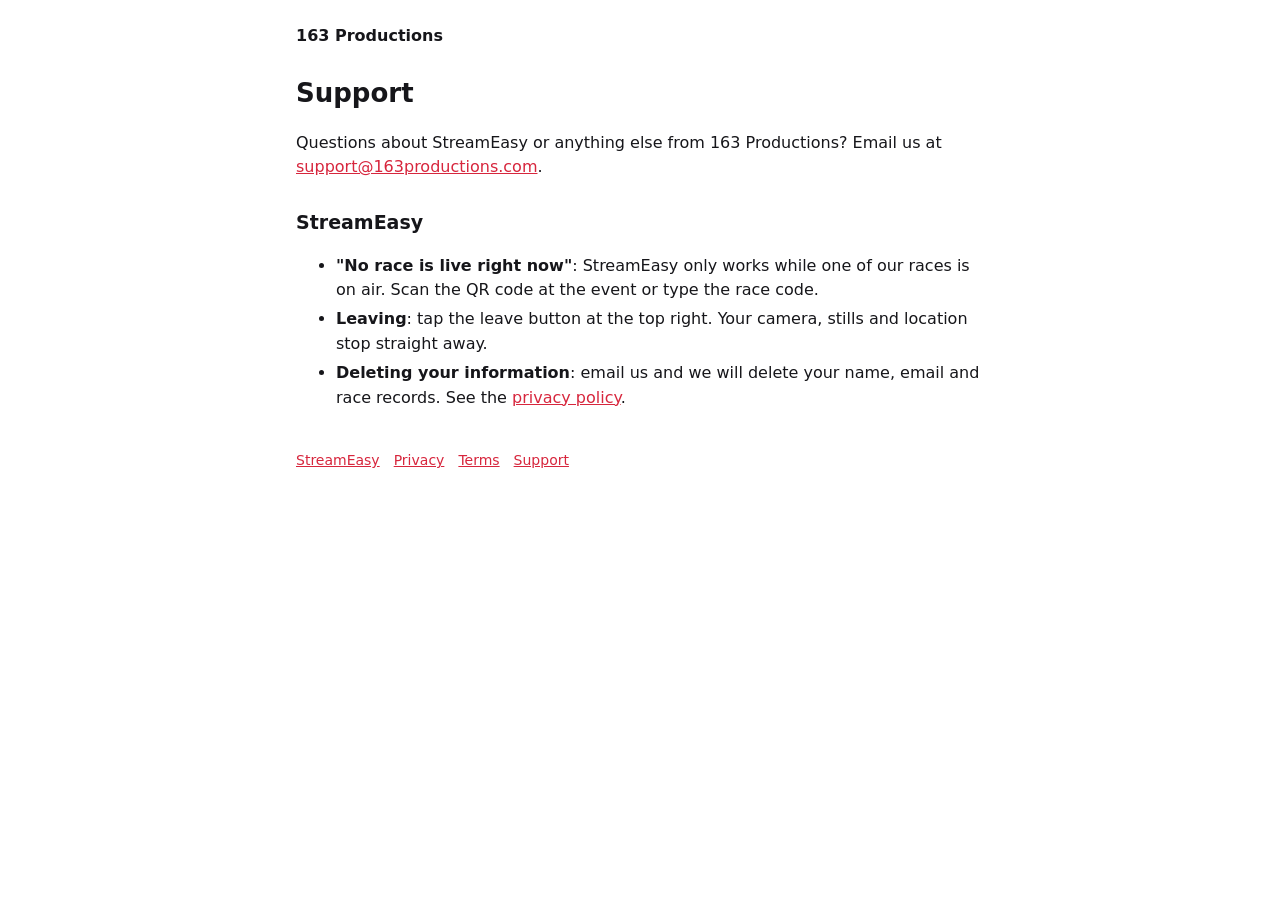
<file: support.html>
<!doctype html><html lang="en"><head><meta charset="utf-8"><meta name="viewport" content="width=device-width, initial-scale=1">
<title>Support</title><link rel="stylesheet" href="/style.css"></head><body>
<header><a href="/">163 Productions</a></header>
<h1>Support</h1>
<p>Questions about StreamEasy or anything else from 163 Productions? Email us at
<a href="mailto:support@163productions.com">support@163productions.com</a>.</p>
<h2>StreamEasy</h2>
<ul>
<li><b>"No race is live right now"</b>: StreamEasy only works while one of our races is on air. Scan the QR code at the event or type the race code.</li>
<li><b>Leaving</b>: tap the leave button at the top right. Your camera, stills and location stop straight away.</li>
<li><b>Deleting your information</b>: email us and we will delete your name, email and race records. See the <a href="/privacy">privacy policy</a>.</li>
</ul>
<footer class="m"><a href="/streameasy/">StreamEasy</a><a href="/privacy">Privacy</a><a href="/streameasy/terms">Terms</a><a href="/support">Support</a></footer>
</body></html>
</file>
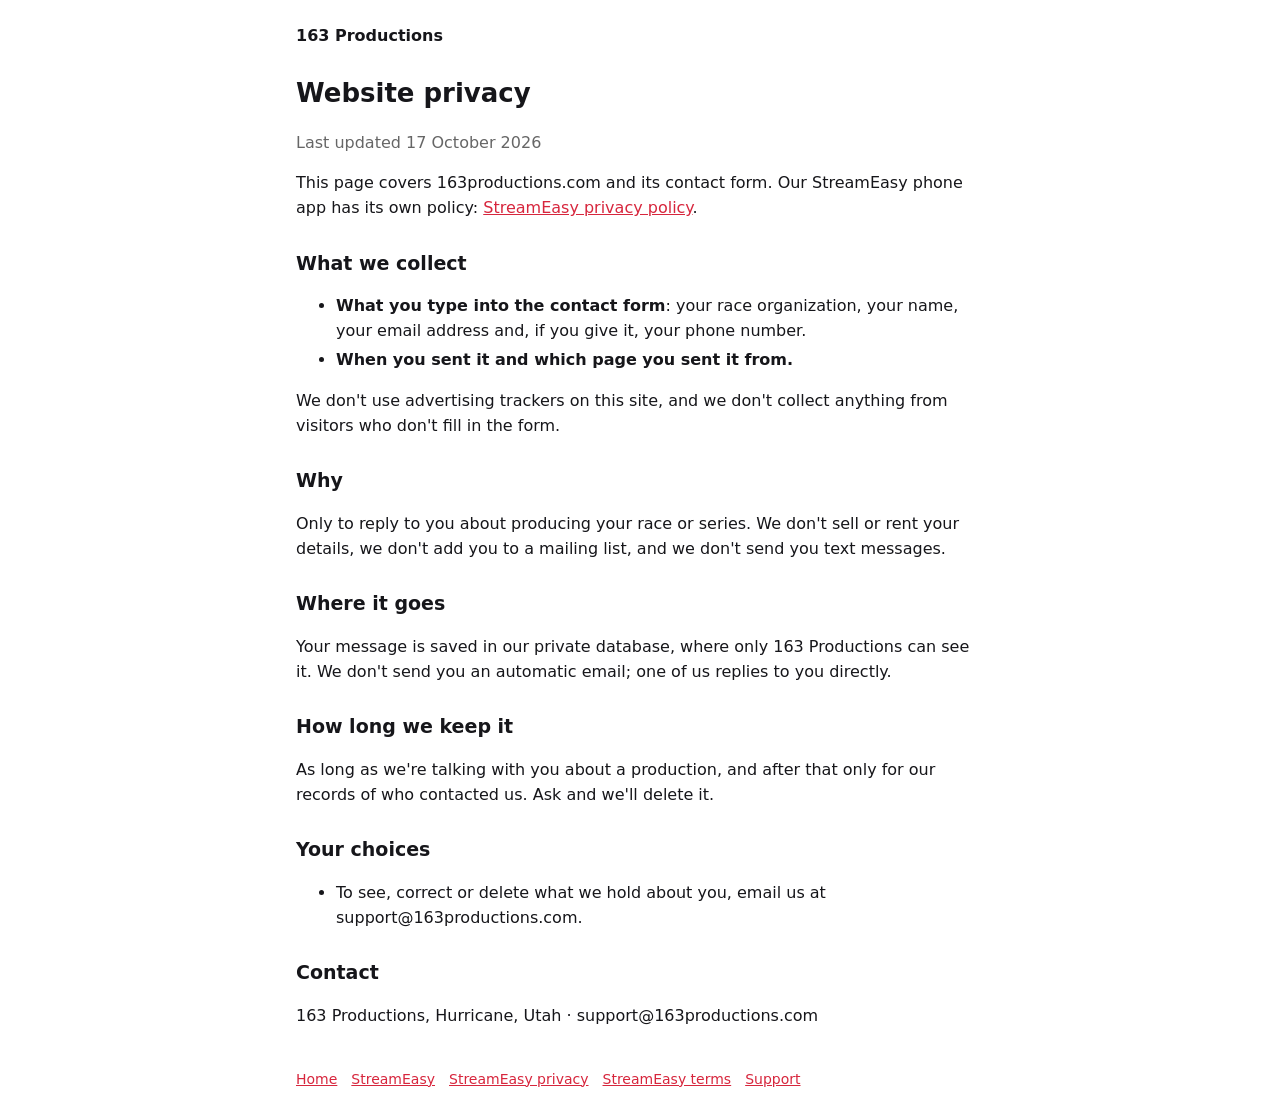
<file: website-privacy.html>
<!doctype html><html lang="en"><head><meta charset="utf-8"><meta name="viewport" content="width=device-width, initial-scale=1">
<title>163 Productions website privacy</title><link rel="stylesheet" href="/style.css"></head><body>
<header><a href="/">163 Productions</a></header>
<h1>Website privacy</h1>
<p class="m">Last updated 17 October 2026</p>
<p>This page covers 163productions.com and its contact form. Our StreamEasy phone app has its own policy:
<a href="/privacy">StreamEasy privacy policy</a>.</p>

<h2>What we collect</h2>
<ul>
<li><b>What you type into the contact form</b>: your race organization, your name, your email address and, if you
give it, your phone number.</li>
<li><b>When you sent it and which page you sent it from.</b></li>
</ul>
<p>We don't use advertising trackers on this site, and we don't collect anything from visitors who don't fill in the form.</p>

<h2>Why</h2>
<p>Only to reply to you about producing your race or series. We don't sell or rent your details, we don't add you to
a mailing list, and we don't send you text messages.</p>

<h2>Where it goes</h2>
<p>Your message is saved in our private database, where only 163 Productions can see it. We
don't send you an automatic email; one of us replies to you directly.</p>

<h2>How long we keep it</h2>
<p>As long as we're talking with you about a production, and after that only for our records of who contacted us.
Ask and we'll delete it.</p>

<h2>Your choices</h2>
<ul>
<li>To see, correct or delete what we hold about you, email us at support@163productions.com.</li>
</ul>

<h2>Contact</h2>
<p>163 Productions, Hurricane, Utah · support@163productions.com</p>
<footer class="m"><a href="/">Home</a><a href="/streameasy/">StreamEasy</a><a href="/privacy">StreamEasy privacy</a><a href="/streameasy/terms">StreamEasy terms</a><a href="/support">Support</a></footer>
</body></html>
</file>
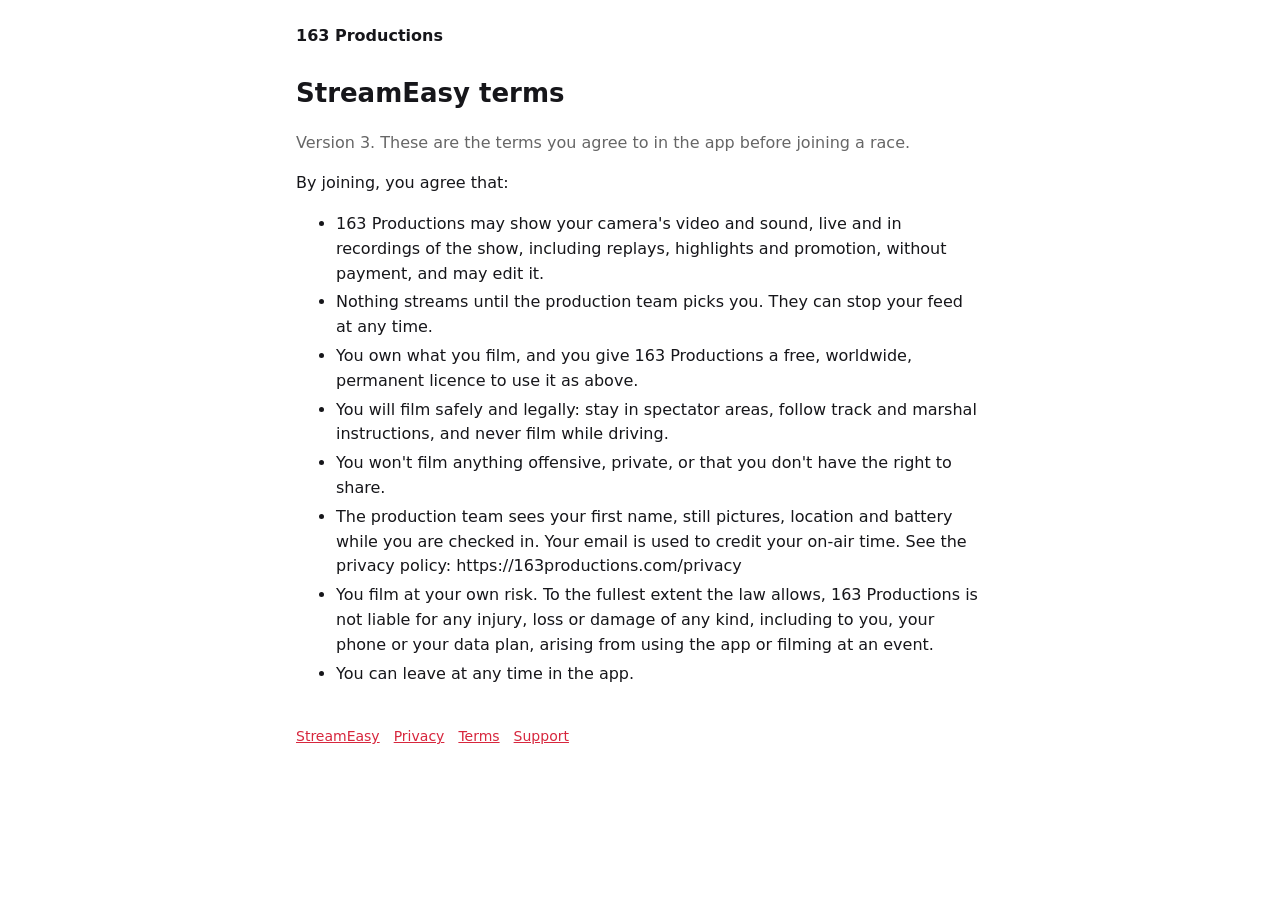
<file: streameasy/terms.html>
<!doctype html><html lang="en"><head><meta charset="utf-8"><meta name="viewport" content="width=device-width, initial-scale=1">
<title>StreamEasy terms</title><link rel="stylesheet" href="/style.css"></head><body>
<header><a href="/">163 Productions</a></header>
<h1>StreamEasy terms</h1>
<p class="m">Version 3. These are the terms you agree to in the app before joining a race.</p>
<p>By joining, you agree that:</p>
<ul>
<li>163 Productions may show your camera's video and sound, live and in recordings of the show, including replays, highlights and promotion, without payment, and may edit it.</li>
<li>Nothing streams until the production team picks you. They can stop your feed at any time.</li>
<li>You own what you film, and you give 163 Productions a free, worldwide, permanent licence to use it as above.</li>
<li>You will film safely and legally: stay in spectator areas, follow track and marshal instructions, and never film while driving.</li>
<li>You won't film anything offensive, private, or that you don't have the right to share.</li>
<li>The production team sees your first name, still pictures, location and battery while you are checked in. Your email is used to credit your on-air time. See the privacy policy: https://163productions.com/privacy</li>
<li>You film at your own risk. To the fullest extent the law allows, 163 Productions is not liable for any injury, loss or damage of any kind, including to you, your phone or your data plan, arising from using the app or filming at an event.</li>
<li>You can leave at any time in the app.</li>
</ul>
<footer class="m"><a href="/streameasy/">StreamEasy</a><a href="/privacy">Privacy</a><a href="/streameasy/terms">Terms</a><a href="/support">Support</a></footer>
</body></html>
</file>
<file: assets/site.css>
/* Layout: the page sells a promoter's broadcast. 163's own look (Night Run, Saira,
   Plex) frames the page; the sample broadcast graphics wear a made-up race's brand,
   because on race day the graphics are the race's, not ours. */
:root{
  --night:#0B0D10; --night-2:#12151A; --line:#232830;
  --alkali:#ECEDE9; --muted:#A7ACA8; --caliche:#B5A182; --steel:#59626B;
  --amber:#FFB000;
  --red:#E5484D;
  /* sample race brands (not 163's): Cinder Basin 400, High Lonesome 250 */
  --cb:#B3261E; --cb-ink:#F3ECDF; --cb-deep:#1A0F0D;
  --hl:#2F7D78; --hl-ink:#EFE6D2; --hl-deep:#0E1A19;
  --display:"Saira",system-ui,sans-serif;
  --text:"IBM Plex Sans",system-ui,sans-serif;
  --data:"IBM Plex Mono",ui-monospace,Menlo,monospace;
  color-scheme:dark;
}
*{box-sizing:border-box}
html{background:var(--night)}
body{margin:0;background:var(--night);color:var(--alkali);font:17px/1.6 var(--text);-webkit-font-smoothing:antialiased}
img{max-width:100%;height:auto;display:block}
a{color:inherit;text-underline-offset:3px;text-decoration-thickness:1px}
a:focus-visible,button:focus-visible{outline:2px solid var(--amber);outline-offset:3px}
.wrap{max-width:1180px;margin:0 auto;padding-left:max(24px,env(safe-area-inset-left,0px));padding-right:max(24px,env(safe-area-inset-right,0px))}
h1,h2,h3{font-family:var(--display);font-stretch:75%;font-weight:700;line-height:1.02;margin:0;text-wrap:balance;letter-spacing:-.005em}
h1{font-size:clamp(36px,5.2vw,48px)}
h2{font-size:clamp(30px,4.2vw,46px);max-width:20ch}
h3{font-size:22px;font-stretch:87.5%;font-weight:600;line-height:1.2}
p{margin:0 0 1em;max-width:60ch}
.label{font:600 12px/1.2 var(--display);font-stretch:125%;letter-spacing:.18em;text-transform:uppercase;color:var(--caliche)}
.mono{font-family:var(--data);font-variant-numeric:tabular-nums}
.muted{color:var(--muted)}
.button{display:inline-block;font:600 15px/1 var(--display);font-stretch:112.5%;letter-spacing:.08em;text-transform:uppercase;text-decoration:none;padding:16px 22px;background:var(--alkali);color:var(--night)}
.button:hover{background:#fff}
section{padding-block:104px}
figure{margin:0}
figcaption,.note{font:13px/1.5 var(--data);color:var(--muted);margin-top:12px}
.head{display:grid;grid-template-columns:minmax(0,5fr) minmax(0,6fr);gap:64px;align-items:end;margin-bottom:56px}
.head p{color:var(--muted);font-size:18px;margin:0}
.head .label{margin-bottom:20px;display:block}

/* header */
.top{position:sticky;top:0;z-index:20;padding-top:env(safe-area-inset-top,0px);background:rgba(11,13,16,.94);backdrop-filter:blur(8px);-webkit-backdrop-filter:blur(8px);border-bottom:1px solid var(--line)}
body::before{content:"";position:fixed;inset:0 0 auto;height:env(safe-area-inset-top,0px);z-index:21;background:var(--night)}
html{scroll-padding-top:calc(84px + env(safe-area-inset-top,0px))}
.top .wrap{display:flex;align-items:center;justify-content:space-between;height:76px;gap:20px}
.brand{display:flex;align-items:center;text-decoration:none}
.brand svg{height:48px;width:auto;color:var(--alkali)}
.top nav{display:flex;gap:28px;font:500 13px/1 var(--display);font-stretch:112.5%;letter-spacing:.12em;text-transform:uppercase}
.top nav a{text-decoration:none;color:var(--muted)}
.top nav a:hover{color:var(--alkali)}

/* hero: message first, then the show */
.hero-top{display:grid;grid-template-columns:minmax(0,7fr) minmax(0,5fr);gap:48px;align-items:end;padding-block:28px 32px}
.hero-act p{font-size:18px;color:var(--muted);margin:0 0 22px}
.btns{display:flex;flex-wrap:wrap;gap:14px 22px;align-items:center}
.text-link{display:inline-flex;align-items:center;min-height:44px;font:600 14px/1 var(--display);font-stretch:112.5%;letter-spacing:.08em;text-transform:uppercase}
.top-act{display:flex;align-items:center;gap:12px}
.nav-cta{display:inline-flex;align-items:center;min-height:44px;font:600 13px/1 var(--display);font-stretch:112.5%;letter-spacing:.12em;text-transform:uppercase;text-decoration:none;color:var(--night);background:var(--alkali);padding:0 16px}
.top nav a{display:inline-flex;align-items:center;min-height:44px}
.menu-btn{display:none;width:44px;height:44px;background:none;border:1px solid var(--line);cursor:pointer;flex-direction:column;justify-content:center;align-items:center;gap:5px;padding:0}
.menu-btn i{display:block;width:18px;height:2px;background:var(--alkali)}
/* proof strip */
.proof{padding-block:56px;border-bottom:1px solid var(--line);background:var(--night-2)}
.proof-grid{display:grid;grid-template-columns:minmax(0,5fr) minmax(0,7fr);gap:48px;align-items:center}
.proof h2{margin:12px 0 8px}
.proof-facts{display:grid;grid-template-columns:repeat(3,minmax(0,1fr));gap:24px}
.proof-facts strong{display:block;font:700 clamp(36px,4.4vw,52px)/1 var(--display);font-stretch:62.5%;font-variant-numeric:tabular-nums}
.proof-facts span{display:block;font:13px/1.4 var(--data);color:var(--muted);margin-top:8px}
.stats.two{grid-template-columns:repeat(2,minmax(0,1fr))}
.disclose{font:12px/1.5 var(--data);color:#3A4047;margin-top:14px;max-width:62ch}
/* why different */
.calls{list-style:none;margin:0;padding:0;border-top:1px solid var(--line)}
.calls li{display:grid;grid-template-columns:80px minmax(0,1fr);gap:16px;padding:16px 0;border-bottom:1px solid var(--line);font:16px/1.5 var(--data);color:var(--alkali)}
.calls .t{color:var(--caliche)}
.gets{display:grid;grid-template-columns:repeat(3,minmax(0,1fr));gap:40px;margin-top:64px}
.gets p{color:var(--muted);margin-top:12px}
.sample-tag{font:600 11px/1 var(--data);letter-spacing:.14em;text-transform:uppercase;color:#59626B;border:1px dashed #9AA0A6;display:inline-block;padding:6px 8px;margin:0 0 18px}
/* what we can bring */
.menu{display:grid;grid-template-columns:repeat(2,minmax(0,1fr));gap:0 48px;border-top:1px solid var(--line)}
.menu > div{display:grid;grid-template-columns:130px minmax(0,1fr);gap:16px;padding:18px 0;border-bottom:1px solid var(--line);align-items:baseline}
.menu .stamp{font:500 13px/1.4 var(--data);color:var(--caliche);letter-spacing:.04em}
.menu p{margin:0;color:var(--muted)}
.sub{margin-top:120px}
.trc-made{font-size:14px;color:var(--muted);border-top:1px solid var(--line);padding-top:18px;margin:0}
/* quote form */
.quote{display:grid;gap:16px}
.quote label{display:grid;gap:6px;font:600 11px/1.3 var(--display);font-stretch:125%;letter-spacing:.14em;text-transform:uppercase;color:var(--caliche)}
.quote input,.quote select,.quote textarea{font:16px/1.4 var(--text);color:var(--alkali);background:var(--night-2);border:1px solid var(--line);padding:12px;width:100%;text-transform:none;letter-spacing:0}
.quote input:focus,.quote select:focus,.quote textarea:focus{outline:2px solid var(--amber);outline-offset:0}
.quote .two{display:grid;grid-template-columns:1fr 1fr;gap:16px;align-items:end}
.quote .opt{white-space:nowrap}
.quote .button{border:0;cursor:pointer;justify-self:start}
.quote .opt{color:var(--muted);letter-spacing:.06em}
.quote textarea{resize:vertical}
.hp{position:absolute;left:-9999px;width:1px;height:1px;overflow:hidden}
.quote .button[disabled]{opacity:.6;cursor:wait}
.form-msg.err{color:#F2A49F}
.quote-done{border:1px solid var(--line);padding:28px;font-size:18px;color:var(--alkali)}
.close p.form-note{font:13px/1.5 var(--data);color:var(--muted);margin:0}
.form-msg{font:14px/1.5 var(--data);color:var(--alkali);margin:0}
/* hero reel: real broadcast footage */
.reel video{display:block;width:100%;aspect-ratio:16/9;object-fit:cover;background:#000}
.reel figcaption{display:flex;gap:10px;align-items:baseline}
.live-dot{flex:none;width:8px;height:8px;background:var(--amber);display:inline-block;transform:translateY(-1px)}
/* sample broadcast frame, in the race's brand */
.hero{position:relative;padding-bottom:48px}
.frame{position:relative;container-type:inline-size;background:var(--cb-deep);overflow:hidden}
.frame img{width:100%;aspect-ratio:16/9;object-fit:cover}
.frame::after{content:"";position:absolute;inset:0;background:linear-gradient(90deg,rgba(26,15,13,0) 50%,rgba(26,15,13,.55))}
.g{position:absolute;z-index:1;font-family:var(--display);color:var(--cb-ink)}
.partner{left:2.4cqw;top:2.4cqw;width:19cqw;background:var(--cb-ink);color:var(--cb-deep);text-align:center}
.partner b{display:block;background:var(--cb);color:var(--cb-ink);font-size:max(8px,1.05cqw);letter-spacing:.2em;font-stretch:112.5%;padding:.6cqw 0}
.partner span{display:block;padding:1.8cqw 0;font-size:max(10px,1.6cqw);font-weight:800;font-stretch:75%;letter-spacing:.04em}
.board{right:0;top:0;width:34cqw;background:rgba(26,15,13,.9);display:flex;flex-direction:column}
.board .bh{background:var(--cb);padding:1.4cqw 1.8cqw}
.board .bh strong{display:block;font-size:max(13px,2.4cqw);font-stretch:62.5%;font-weight:800;line-height:1}
.board .bh span{display:block;font-size:max(7px,.95cqw);letter-spacing:.18em;font-stretch:112.5%;margin-top:.5cqw}
.board .cls{padding:1cqw 1.8cqw;font-size:max(10px,1.7cqw);font-stretch:62.5%;font-weight:700;color:#E9B6A8;border-bottom:1px solid rgba(243,236,223,.12)}
.board ol{list-style:none;margin:0;padding:0}
.board li{display:grid;grid-template-columns:2.6cqw 5.4cqw minmax(0,1fr) auto;gap:1cqw;align-items:center;padding:.9cqw 1.8cqw;border-bottom:1px solid rgba(243,236,223,.08);font-size:max(9px,1.5cqw);font-stretch:75%;font-weight:700}
.board li .n{color:#E9B6A8}
.board li .t{font:max(8px,1.2cqw)/1 var(--data);color:var(--cb-ink);text-align:right}
.board li.up{background:rgba(179,38,30,.35)}
.ticker{left:0;right:0;bottom:0;height:6.2cqw;background:var(--cb-deep);border-top:.3cqw solid var(--cb);display:flex;align-items:center;gap:2cqw;padding-right:2cqw;font-size:max(9px,1.6cqw);font-stretch:75%;font-weight:700;white-space:nowrap;overflow:hidden}
.ticker b{background:var(--cb);height:100%;display:flex;align-items:center;padding:0 2cqw;letter-spacing:.14em;font-stretch:100%}
.ticker span{color:#E9B6A8}
.sample{position:absolute;left:2.4cqw;bottom:8cqw;z-index:1;font:max(9px,1cqw)/1 var(--data);color:rgba(243,236,223,.7)}
.hero-copy{display:grid;grid-template-columns:minmax(0,7fr) minmax(0,5fr);gap:48px;align-items:end;padding-block:48px 24px}
.hero-copy p{font-size:19px;color:var(--muted);margin:0 0 24px}
.watch{font:14px/1.5 var(--data);color:var(--muted);margin-top:18px}
.watch a{color:var(--alkali)}

/* sponsors: the one Alkali band */
.seen{background:var(--alkali);color:var(--night)}
.seen .label{color:var(--steel)}
.seen p,.seen .head p{color:#3A4047}
.placements{display:grid;grid-template-columns:repeat(3,minmax(0,1fr));gap:2px;background:#C9CCC5;border:1px solid #C9CCC5;margin-bottom:56px}
.placements div{background:var(--alkali);padding:18px 16px}
.placements b{display:block;font:600 11px/1.3 var(--display);font-stretch:125%;letter-spacing:.16em;text-transform:uppercase;color:var(--steel);margin-bottom:8px}
.placements span{font-size:15px;line-height:1.45;color:#2A2F35}
.report{display:grid;grid-template-columns:minmax(0,5fr) minmax(0,7fr);gap:64px;align-items:start}
.report h3{margin-bottom:14px}
.stats{display:grid;grid-template-columns:repeat(3,minmax(0,1fr));gap:24px}
.stats strong{display:block;font:700 clamp(40px,5vw,60px)/1 var(--display);font-stretch:62.5%;font-variant-numeric:tabular-nums}
.stats span{font:13px/1.4 var(--data);color:#3A4047;display:block;margin-top:8px}
.blocks{display:grid;grid-template-columns:repeat(30,minmax(0,1fr));gap:3px;margin-top:32px}
.blocks i{aspect-ratio:1;background:#D3D5CF;display:block}
.blocks i.on{background:var(--night)}
.blocks i.peak{background:var(--night);outline:3px solid var(--amber);outline-offset:-3px}
.key{font:12px/1.5 var(--data);color:#59626B;margin-top:14px}

/* list rows (cameras, data) */
.day{border-top:1px solid var(--line)}
.day > div{display:grid;grid-template-columns:150px minmax(0,4fr) minmax(0,7fr);gap:24px;padding:26px 0;border-bottom:1px solid var(--line);align-items:baseline}
.day .stamp{font:500 15px/1.3 var(--data);color:var(--caliche)}
.day h3{font-size:22px}
.day p{margin:0;color:var(--muted)}

/* course map */
.map{margin-top:56px;position:relative;border:1px solid var(--line);background:var(--night)}
.map canvas{display:block;width:100%;height:auto}
.hud{position:absolute;left:16px;top:14px;right:16px;display:flex;justify-content:space-between;gap:12px;font:13px/1 var(--data);color:var(--muted)}
.hud b{color:var(--amber);font-weight:500}

/* the package */
.trc{display:grid;grid-template-columns:minmax(0,6fr) minmax(0,5fr);gap:48px;align-items:start;margin-bottom:48px}
.trc-label{display:block;margin-bottom:18px}
.trc-pics{display:grid;gap:20px}
.trc-pics img{width:100%;aspect-ratio:16/10;object-fit:cover}
.trc-list{display:grid;gap:28px}
.trc-list .stamp,.day .stamp{font:500 15px/1.3 var(--data);color:var(--caliche)}
.trc-list h3{margin:8px 0 8px}
.trc-list p{color:var(--muted);margin:0}
.trc-list > div{border-top:1px solid var(--line);padding-top:18px}

/* how-it-works flow */
.flow{list-style:none;margin:0 0 40px;padding:0;display:grid;grid-template-columns:repeat(5,minmax(0,1fr));gap:2px;background:var(--line);border:1px solid var(--line);counter-reset:f}
.flow li{background:var(--night);padding:16px;font-size:14px;color:var(--muted);line-height:1.45}
.flow li b{display:block;font:600 11px/1.3 var(--display);font-stretch:125%;letter-spacing:.16em;text-transform:uppercase;color:var(--caliche);margin-bottom:6px}
.sr{position:absolute;width:1px;height:1px;overflow:hidden;clip:rect(0 0 0 0)}
.teams{margin-top:96px}
.trc-link a{font:600 14px/1 var(--display);font-stretch:112.5%;letter-spacing:.1em;text-transform:uppercase}
.faq{display:grid;grid-template-columns:minmax(0,5fr) minmax(0,7fr);margin:0;border-top:1px solid var(--line)}
.faq dt,.faq dd{padding:22px 0;border-bottom:1px solid var(--line);margin:0}
.faq dt{font:600 20px/1.25 var(--display);font-stretch:87.5%;padding-right:32px}
.faq dd{color:var(--muted)}

/* the booth: announcer dashboard (sample) */
.booth{background:var(--night-2)}
.desk{border:1px solid var(--line);background:var(--night);font-family:var(--data)}
.d-bar{display:flex;flex-wrap:wrap;gap:10px 20px;align-items:center;justify-content:space-between;padding:12px 16px;border-bottom:1px solid var(--line);font-size:12px;letter-spacing:.06em;color:var(--muted)}
.d-bar .q{flex:1 1 260px;max-width:420px;border:1px solid var(--line);background:var(--night-2);padding:8px 12px;color:var(--alkali);font-size:14px;letter-spacing:0}
.d-bar .q span{color:var(--muted)}
.d-body{display:grid;grid-template-columns:minmax(0,7fr) minmax(0,5fr)}
.card{padding:22px;display:grid;gap:18px;align-content:start;min-width:0}
.who{display:flex;gap:18px;align-items:center}
.who .no{font:800 64px/.9 var(--display);font-stretch:62.5%;color:var(--alkali)}
.who strong{display:block;font:700 26px/1.1 var(--display);font-stretch:75%;font-family:var(--display)}
.who span{font-size:13px;color:var(--muted)}
.now{display:grid;grid-template-columns:repeat(4,minmax(0,1fr));gap:12px;border-block:1px solid var(--line);padding-block:14px}
.now span{font-size:11px;letter-spacing:.08em;text-transform:uppercase;color:var(--muted)}
.now b{display:block;font:500 20px/1.2 var(--data);color:var(--alkali);text-transform:none;letter-spacing:0}
.story{display:grid;grid-template-columns:120px minmax(0,1fr);gap:8px 16px;font:14px/1.5 var(--text);color:var(--muted);margin:0}
.story dt{font:11px/1.8 var(--data);letter-spacing:.08em;text-transform:uppercase;color:var(--caliche)}
.story dd{margin:0}
.story dd.hook{color:var(--alkali)}
.d-side{border-left:1px solid var(--line);min-width:0;display:grid;align-content:start}
.d-side .sec{padding:16px 18px;border-bottom:1px solid var(--line)}
.d-side .sec:last-child{border-bottom:0}
.d-h{font-size:11px;letter-spacing:.14em;text-transform:uppercase;color:var(--caliche);margin:0 0 8px}
.near div{display:grid;grid-template-columns:44px minmax(0,1fr) auto;gap:10px;padding:5px 0;font-size:14px;color:var(--muted)}
.near div.me{color:var(--alkali)}
.splits div{display:grid;grid-template-columns:minmax(0,1fr) auto;gap:10px;padding:5px 0;font-size:14px;color:var(--muted)}
.splits div b{color:var(--alkali);font-weight:500}
.d-note{max-width:none;margin:0;padding:10px 16px;border-top:1px solid var(--line);font-size:12px;color:var(--muted)}
.facts{display:grid;grid-template-columns:repeat(3,minmax(0,1fr));gap:32px;margin-top:56px}
.facts strong{display:block;font:700 clamp(40px,5vw,56px)/1 var(--display);font-stretch:62.5%;font-variant-numeric:tabular-nums}
.facts p{color:var(--muted);font-size:15px;margin-top:10px}

/* your brand: two races, one system */
.brands{display:grid;grid-template-columns:1fr 1fr;gap:24px}
.mini{container-type:inline-size;font-family:var(--display)}
.mini .bh{padding:3.4cqw 4cqw}
.mini .bh strong{display:block;font-size:7cqw;font-stretch:62.5%;font-weight:800;line-height:1}
.mini .bh span{display:block;font-size:2.4cqw;letter-spacing:.18em;font-stretch:112.5%;margin-top:1.2cqw}
.mini ol{list-style:none;margin:0;padding:0}
.mini li{display:grid;grid-template-columns:6cqw 12cqw minmax(0,1fr) auto;gap:2cqw;align-items:center;padding:2.4cqw 4cqw;font-size:4cqw;font-stretch:75%;font-weight:700}
.mini li .t{font:3.2cqw/1 var(--data);text-align:right}
.mini .cl{padding:2.2cqw 4cqw;font-size:3.6cqw;font-stretch:75%;font-weight:700}
/* two sample race brands, both made up */
.mini.s1{background:#1A0F0D;color:#F3ECDF}
.mini.s1 .bh{background:#9E2A22}
.mini.s1 .cl{color:#E9B6A8}
.mini.s1 li{border-bottom:1px solid rgba(243,236,223,.08)}
.mini.s1 .n{color:#E9B6A8}
.mini.s2{background:#0E1A19;color:#EFE6D2}
.mini.s2 .bh{background:#EFE6D2;color:#0E1A19;border-left:3cqw solid #2F7D78}
.mini.s2 .bh strong{font-stretch:112.5%;font-weight:600;letter-spacing:.08em;font-size:6cqw}
.mini.s2 .cl{color:#8FC7C1}
.mini.s2 li{border-bottom:1px solid rgba(239,230,210,.1)}
.mini.s2 .n{color:#8FC7C1}

/* built by racers */
.racers{display:grid;grid-template-columns:minmax(0,6fr) minmax(0,5fr);gap:64px;align-items:center}
.racers p{color:var(--muted);font-size:18px}
.racers h2{margin-bottom:24px}

/* founders */
.founders .intro{font:500 clamp(22px,2.6vw,30px)/1.3 var(--display);font-stretch:87.5%;max-width:34ch;margin:0;color:var(--alkali)}
.f-top{display:grid;grid-template-columns:minmax(0,5fr) minmax(0,6fr);gap:56px;align-items:center;margin-bottom:64px}
.crew{display:grid;grid-template-columns:1fr 1fr;gap:56px}
.mug{margin-bottom:28px}
.mug img{width:100%;aspect-ratio:1/1;object-fit:cover;object-position:50% 40%}
.fcard{display:grid;grid-template-columns:96px minmax(0,1fr);gap:0;margin:16px 0 0;border-top:1px solid var(--line)}
.fcard dt,.fcard dd{padding:12px 0;border-bottom:1px solid var(--line);margin:0}
.fcard dt{font:11px/1.9 var(--data);letter-spacing:.1em;text-transform:uppercase;color:var(--caliche)}
.fcard dd{color:var(--muted);font-size:16px;line-height:1.55}
.fcard dd.rd{font:14px/1.6 var(--data);color:var(--alkali)}
.crew h3{font-size:30px;font-stretch:75%;margin:10px 0 14px}
.crew p{color:var(--muted);font-size:17px;margin-bottom:.8em}
.crew .day-of{border-top:1px solid var(--line);padding-top:14px;font:14px/1.5 var(--data);color:var(--alkali)}
.crew .day-of span{color:var(--caliche)}

/* close */
.close{border-top:1px solid var(--line)}
.lockup{display:block;width:clamp(200px,32vw,300px);height:auto;color:var(--alkali);margin:0 0 48px}
.close-grid{display:grid;grid-template-columns:minmax(0,5fr) minmax(0,6fr);gap:56px;align-items:start}
.close p{color:var(--muted);font-size:18px}
.close p.label{font-size:12px;color:var(--caliche)}
.addr{font:500 18px/1.4 var(--data);color:var(--alkali);word-break:break-all}

footer{border-top:1px solid var(--line);padding-block:20px 40px;font:13px/1.5 var(--data);color:var(--muted)}
footer nav a{display:inline-flex;align-items:center;min-height:44px}
footer .wrap{display:flex;flex-wrap:wrap;justify-content:space-between;gap:12px 24px}
footer nav{display:flex;gap:20px;flex-wrap:wrap}
footer a{text-decoration:none;color:var(--muted)}

@media (max-width:900px){
  .menu-btn{display:flex}
  .top nav{display:none;position:absolute;left:0;right:0;top:100%;flex-direction:column;gap:0;background:var(--night);border-bottom:1px solid var(--line);padding:4px max(16px,env(safe-area-inset-right,0px)) 12px max(16px,env(safe-area-inset-left,0px))}
  .top nav.open{display:flex}
  .top nav a{min-height:48px;border-bottom:1px solid var(--line)}
  .proof-grid{grid-template-columns:1fr;gap:28px}
  .hero-top,.gets,.menu{grid-template-columns:1fr}
  .menu > div{grid-template-columns:1fr;gap:4px}
  .hero-copy,.head,.report,.racers,.close-grid,.trc,.f-top{grid-template-columns:1fr;gap:28px}
  .day > div{grid-template-columns:110px minmax(0,1fr)}
  .day p{grid-column:2}
  .d-body{grid-template-columns:1fr}
  .d-side{border-left:0;border-top:1px solid var(--line)}
  .placements{grid-template-columns:1fr}
  .placements div:last-child{grid-column:1 / -1}
}
@media (max-width:560px){
  .wrap{padding-left:max(16px,env(safe-area-inset-left,0px));padding-right:max(16px,env(safe-area-inset-right,0px))}
  section{padding-block:72px}
  .frame img{aspect-ratio:4/5}
  .board{width:52cqw}
  .board li:nth-child(n+5){display:none}
  .partner{width:28cqw}
  .ticker{height:9cqw}
  .sample{bottom:11cqw}
  .day > div{grid-template-columns:1fr;gap:6px}
  .day p{grid-column:auto}
  .now{grid-template-columns:1fr 1fr}
  .story{grid-template-columns:1fr;gap:2px}
  .story dd{margin-bottom:8px}
  .facts,.brands,.crew,.trc,.f-top{grid-template-columns:1fr}
  .proof-facts{grid-template-columns:1fr 1fr}
  .proof-facts > div:last-child{grid-column:1 / -1}
  .quote .two{grid-template-columns:1fr}
  .calls li{grid-template-columns:56px minmax(0,1fr);font-size:15px}
  .sub{margin-top:88px}
  .faq{grid-template-columns:1fr}
  .faq dt{border-bottom:0;padding-bottom:6px}
  .faq dd{padding-top:0}
  .stats{grid-template-columns:1fr 1fr}
  .stats > div:last-child{grid-column:1 / -1}
  .blocks{grid-template-columns:repeat(15,minmax(0,1fr))}
}
@media (prefers-reduced-motion:reduce){*{animation:none!important}}

/* ---- multi-page additions ---- */
.top nav a[aria-current="page"]{color:var(--alkali);box-shadow:inset 0 -2px 0 var(--amber)}
.page-head{padding-block:72px 40px}
.page-head .head{margin-bottom:0}
.page-head h1{font-size:clamp(34px,5vw,48px)}
.page-top{padding-top:72px}
.jump{display:flex;flex-wrap:wrap;gap:4px 24px;margin-top:32px;font:600 13px/1 var(--display);font-stretch:112.5%;letter-spacing:.1em;text-transform:uppercase}
.jump a{display:inline-flex;align-items:center;min-height:44px;color:var(--muted)}
.links{display:flex;flex-wrap:wrap;gap:0 24px}
.gets a.text-link{margin-top:8px}
.outcomes{display:grid;grid-template-columns:1fr 1fr;gap:2px;background:var(--line);border:1px solid var(--line);margin:40px 0 24px}
.outcomes > div{background:var(--night);padding:28px 24px}
.outcomes h3{font-size:26px;font-stretch:75%;margin-bottom:10px}
.outcomes p{color:var(--muted);margin:0}
.bring h2{margin-top:16px}
.teaser{background:var(--night-2)}
.teaser-grid{display:grid;grid-template-columns:minmax(0,6fr) minmax(0,5fr);gap:56px;align-items:center}
.teaser h2{margin:16px 0 18px}
.teaser p{color:var(--muted);font-size:18px}
.teaser img{width:100%;aspect-ratio:4/3;object-fit:cover}
.cta-band{border-top:1px solid var(--line);padding-block:72px}
.cta-band .wrap{display:flex;flex-wrap:wrap;gap:24px 48px;align-items:center;justify-content:space-between}
.cta-band h2{font-size:clamp(28px,3.6vw,40px)}
.cta-band p{color:var(--muted);margin:10px 0 0}
details.more > summary{display:none}
details.more{display:contents}
.qa{border-bottom:1px solid var(--line)}
.faq-list .wrap{border-top:1px solid var(--line)}
.qa summary{cursor:pointer;list-style:none;display:flex;justify-content:space-between;gap:16px;align-items:center;min-height:56px;padding:16px 0;font:600 20px/1.3 var(--display);font-stretch:87.5%}
.qa summary::-webkit-details-marker{display:none}
.qa summary::after{content:"+";font:400 24px/1 var(--data);color:var(--caliche)}
.qa[open] summary::after{content:"–"}
.qa p{color:var(--muted);margin:0 0 20px;max-width:70ch}
.yt{position:relative;aspect-ratio:16/9;max-width:100%;background:#000}
.yt button{all:unset;cursor:pointer;display:block;position:absolute;inset:0}
.yt img,.yt iframe{position:absolute;inset:0;width:100%;height:100%;object-fit:cover;border:0}
.yt .play{position:absolute;left:50%;top:50%;width:84px;height:84px;transform:translate(-50%,-50%);background:rgba(11,13,16,.85);border:2px solid var(--alkali)}
.yt .play::after{content:"";position:absolute;left:34px;top:24px;border-left:24px solid var(--alkali);border-top:18px solid transparent;border-bottom:18px solid transparent}
.yt button:focus-visible .play{outline:2px solid var(--amber);outline-offset:3px}
.case-grid{display:grid;grid-template-columns:1fr 1fr;gap:56px;margin-top:56px}
.case-grid .label{display:block;margin-bottom:18px}
.delivered{margin:0;padding-left:18px;color:var(--alkali)}
.delivered li{margin-bottom:10px}
.disclose-dark{font:12px/1.5 var(--data);color:var(--muted);margin-top:14px}
.quote-page{padding-block:56px 72px}
.quote-grid{display:grid;grid-template-columns:minmax(0,5fr) minmax(0,6fr);gap:24px 56px;align-items:start}
.quote-grid .q-intro h1{font-size:clamp(32px,4.4vw,44px);margin:14px 0 16px}
.quote-grid .q-intro p{color:var(--muted);font-size:18px}
.quote-grid #quote-wrap{grid-row:span 2}
.q-after .addr{font:500 16px/1.4 var(--data);word-break:break-all}
.mini-faq{margin-top:28px;border-top:1px solid var(--line)}
.mini-faq .qa summary{font-size:17px;min-height:48px}
.form-note{font:13px/1.5 var(--data);color:var(--muted);margin:0}
footer .wrap{display:flex;flex-direction:column;gap:6px}
.shot{margin:0}
.shot img{width:100%;height:auto;display:block;border:1px solid var(--line)}
.shot figcaption{font:12px/1.5 var(--data);color:var(--muted);margin-top:10px}
.see-grid{display:grid;grid-template-columns:minmax(0,3fr) minmax(0,4fr);grid-template-rows:auto auto;gap:20px;margin-top:8px}
.see-grid .shot:first-child{grid-row:span 2}
.see-grid .shot:last-child{grid-column:2}
.demo-note{font:12px/1.5 var(--data);color:var(--muted);margin:24px 0 0}
.page-head .demo-note{margin-top:8px}
#booth .shot{margin-top:8px}
.brands-real{display:grid;grid-template-columns:repeat(3,minmax(0,1fr));gap:20px;align-items:start;margin-top:8px}
.shots-2{margin:32px 0}
.report .shot img{border-color:var(--line)}
footer nav{display:flex;flex-wrap:wrap;gap:0 20px}
@media (max-width:900px){
  .outcomes,.teaser-grid,.case-grid,.quote-grid,.see-grid,.brands-real{grid-template-columns:1fr;gap:24px}
  .see-grid .shot:first-child{grid-row:auto}
  .see-grid .shot:last-child{grid-column:auto}
  .brands-real .shot:nth-child(3){max-width:340px}
  .quote-grid #quote-wrap{grid-row:auto}
  details.more{display:block;margin-top:12px}
  details.more > summary{display:flex;align-items:center;min-height:48px;cursor:pointer;font:600 13px/1 var(--display);font-stretch:112.5%;letter-spacing:.1em;text-transform:uppercase;color:var(--alkali);list-style:none;border:1px solid var(--line);padding:0 14px}
  details.more > summary::-webkit-details-marker{display:none}
  .d-side-wrap .d-side{border-left:0;border-top:1px solid var(--line)}
}
@media (max-width:560px){
  section{padding-block:48px}
  .page-head{padding-block:40px 24px}
  .page-top{padding-top:48px}
  .cta-band{padding-block:48px}
  .hero{padding-bottom:32px}
  .proof{padding-block:40px}
  .teaser figure{display:none}
  .trc-pics figure:nth-child(2){display:none}
  .map canvas{aspect-ratio:1200/312;object-fit:cover}
  .quote-page{padding-block:28px 48px}
  .quote-grid .q-intro p{font-size:16px}
  .gets{gap:22px;margin-top:36px}
  .gets p{margin-top:6px;margin-bottom:0}
  .outcomes{margin:28px 0 16px}
  .outcomes > div{padding:18px 16px}
  .outcomes h3{font-size:22px;margin-bottom:6px}
  .head{margin-bottom:28px;gap:16px}
  .calls li{padding:12px 0}
  .hero-top{padding-block:20px 22px}
  .hero-act p{margin-bottom:18px}
  .proof-facts{gap:16px}
  .teaser h2{margin:10px 0 12px}
}
</file>
<file: style.css>
:root{--fg:#16161a;--bg:#fff;--muted:#666;--accent:#d7263d}
@media (prefers-color-scheme:dark){:root{--fg:#eee;--bg:#0f0f12;--muted:#aaa}}
*{box-sizing:border-box}body{font:16px/1.55 -apple-system,system-ui,sans-serif;max-width:720px;margin:0 auto;padding:24px 16px;color:var(--fg);background:var(--bg)}
h1{font-size:26px}h2{font-size:19px;margin-top:28px}li{margin:4px 0}.m{color:var(--muted)}a{color:var(--accent)}
header{margin-bottom:24px}header a{color:var(--fg);text-decoration:none;font-weight:600}footer{margin-top:40px;font-size:14px}footer a{margin-right:14px}
</file>
